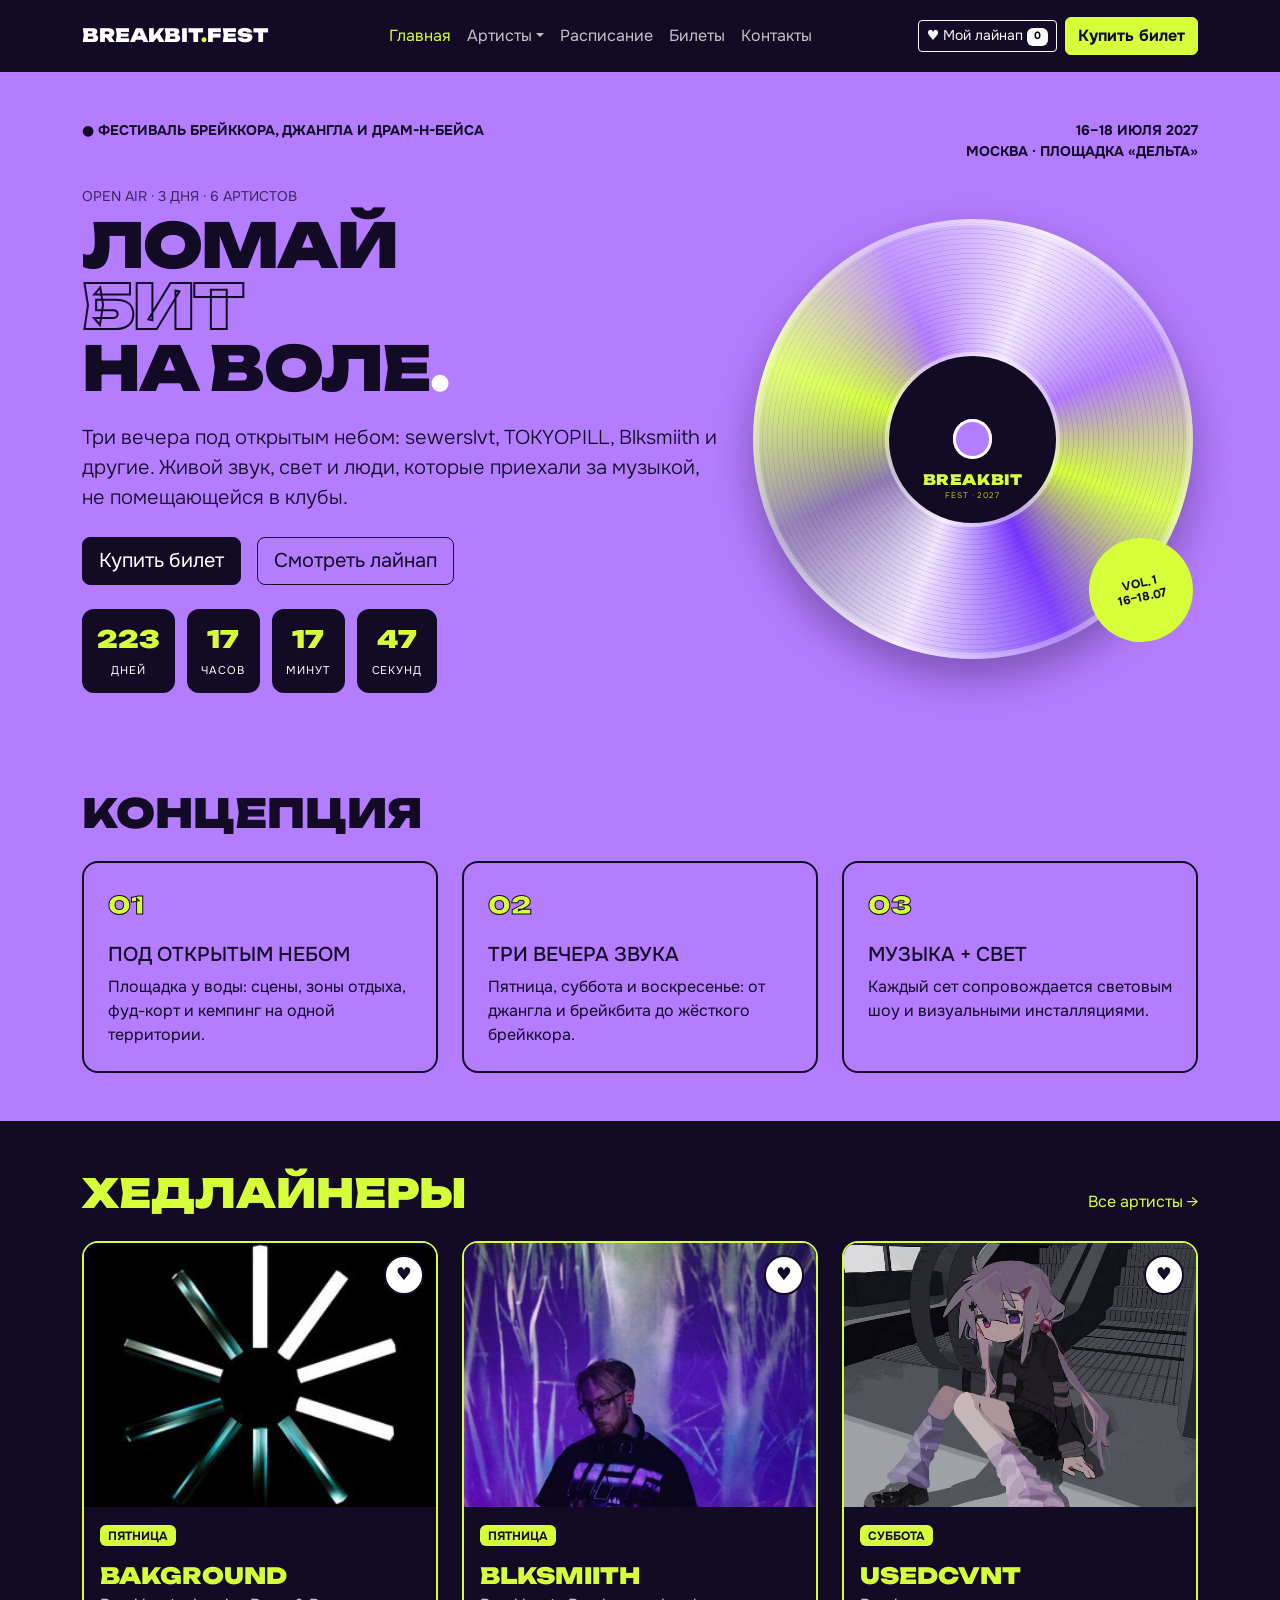
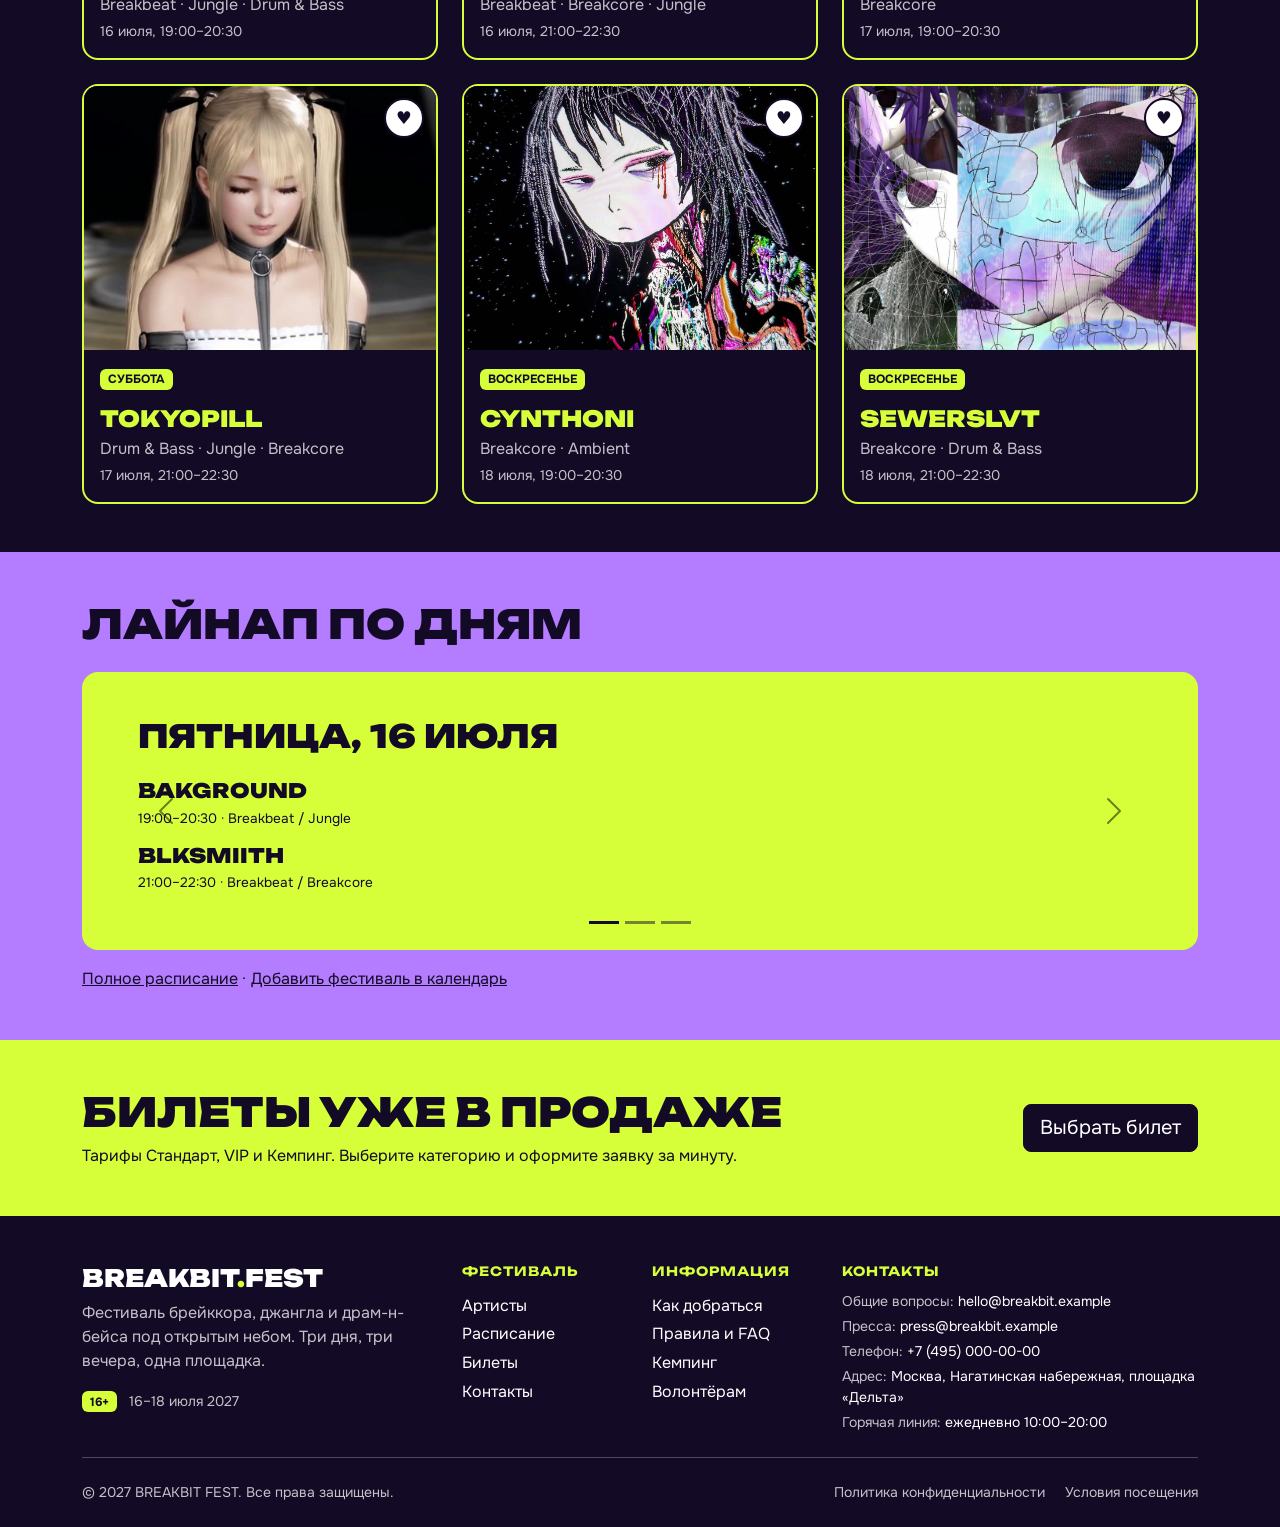
<file: index.html>
<!DOCTYPE html>
<html lang="ru">
<head>
  <meta charset="UTF-8">
  <meta name="viewport" content="width=device-width, initial-scale=1.0">
  <title>BREAKBIT FEST — фестиваль электронной музыки под открытым небом</title>
  <meta name="description" content="BREAKBIT FEST — три вечера брейккора, джангла и драм-н-бейса под открытым небом. 16–18 июля 2027, Москва.">

  <!-- Шрифты Google Fonts: Unbounded (заголовки) и Onest (текст) -->
  <link rel="preconnect" href="https://fonts.googleapis.com">
  <link rel="preconnect" href="https://fonts.gstatic.com" crossorigin>
  <link href="https://fonts.googleapis.com/css2?family=Onest:wght@400;500;700&family=Unbounded:wght@700;900&display=swap" rel="stylesheet">

  <!-- Bootstrap CSS (локально), затем собственный файл custom.css -->
  <link rel="stylesheet" href="vendor/bootstrap/css/bootstrap.min.css">
  <link rel="stylesheet" href="css/custom.css">
</head>
<body class="page d-flex flex-column">

  <header class="header bg-dark text-white" id="top">
    <nav class="navbar navbar-expand-lg navbar-dark py-3" aria-label="Основная навигация">
      <div class="container">
        <a class="navbar-brand header__logo" href="index.html">BREAKBIT<span class="header__logo-accent">.</span>FEST</a>

        <button class="navbar-toggler" type="button" data-bs-toggle="collapse" data-bs-target="#mainNavbar" aria-controls="mainNavbar" aria-expanded="false" aria-label="Открыть меню">
          <span class="navbar-toggler-icon"></span>
        </button>

        <div class="collapse navbar-collapse" id="mainNavbar">
          <ul class="navbar-nav mx-lg-auto mb-3 mb-lg-0">
            <li class="nav-item"><a class="nav-link active" aria-current="page" href="index.html">Главная</a></li>
            <li class="nav-item dropdown">
              <a class="nav-link dropdown-toggle" href="artists.html" role="button" data-bs-toggle="dropdown" aria-expanded="false">Артисты</a>
              <ul class="dropdown-menu">
                <li><a class="dropdown-item" href="artists.html">Все артисты</a></li>
                <li><hr class="dropdown-divider"></li>
                <li><a class="dropdown-item" href="artists.html?day=fri">Пятница, 16 июля</a></li>
                <li><a class="dropdown-item" href="artists.html?day=sat">Суббота, 17 июля</a></li>
                <li><a class="dropdown-item" href="artists.html?day=sun">Воскресенье, 18 июля</a></li>
              </ul>
            </li>
            <li class="nav-item"><a class="nav-link" href="schedule.html">Расписание</a></li>
            <li class="nav-item"><a class="nav-link" href="tickets.html">Билеты</a></li>
            <li class="nav-item"><a class="nav-link" href="contacts.html">Контакты</a></li>
          </ul>
          <div class="d-flex flex-wrap align-items-center gap-2">
            <a class="btn btn-outline-light btn-sm" href="schedule.html#my-lineup">♥ Мой лайнап <span class="badge text-bg-light" data-fav-count>0</span></a>
            <a class="btn btn-accent" href="tickets.html">Купить билет</a>
          </div>
        </div>
      </div>
    </nav>
  </header>

  <main class="flex-grow-1" id="content">
    <!-- ===== Hero: CD-диск ===== -->
    <section class="hero py-5">
      <div class="container">
        <div class="row g-2 mb-4 small fw-bold text-uppercase">
          <div class="col-12 col-md-7"><p class="mb-0">● Фестиваль брейккора, джангла и драм-н-бейса</p></div>
          <div class="col-12 col-md-5 text-md-end"><p class="mb-0">16–18 июля 2027<br>Москва · площадка «Дельта»</p></div>
        </div>

        <div class="row align-items-center g-4">
          <div class="col-12 col-lg-7">
            <p class="text-uppercase small opacity-75 mb-2">Open air · 3 дня · 6 артистов</p>
            <h1 class="hero__title text-uppercase mb-4">
              <span class="d-block">Ломай</span>
              <span class="d-block hero__title-outline">бит</span>
              <span class="d-block">на воле<span class="hero__title-dot">.</span></span>
            </h1>
            <p class="lead mb-4">Три вечера под открытым небом: sewerslvt, TOKYOPILL, Blksmiith и другие. Живой звук, свет и люди, которые приехали за музыкой, не помещающейся в клубы.</p>
            <div class="d-flex flex-wrap gap-3 mb-4">
              <a class="btn btn-primary btn-lg" href="tickets.html">Купить билет</a>
              <a class="btn btn-outline-primary btn-lg" href="artists.html">Смотреть лайнап</a>
            </div>

            <div class="countdown" id="countdown" data-target="2027-07-16T14:00:00+03:00" aria-label="До начала фестиваля">
              <div class="countdown__item"><span class="countdown__num" data-unit="days">--</span><span class="countdown__label">дней</span></div>
              <div class="countdown__item"><span class="countdown__num" data-unit="hours">--</span><span class="countdown__label">часов</span></div>
              <div class="countdown__item"><span class="countdown__num" data-unit="minutes">--</span><span class="countdown__label">минут</span></div>
              <div class="countdown__item"><span class="countdown__num" data-unit="seconds">--</span><span class="countdown__label">секунд</span></div>
            </div>
          </div>

          <div class="col-12 col-lg-5">
            <div class="cd" role="img" aria-label="Компакт-диск BREAKBIT FEST 2027">
              <div class="cd__disc">
                <div class="cd__label"><span class="cd__label-main">BREAKBIT</span><span class="cd__label-sub">FEST · 2027</span></div>
                <div class="cd__hole"></div>
              </div>
              <span class="cd__sticker badge">Vol. 1<br>16–18.07</span>
            </div>
          </div>
        </div>
      </div>
    </section>

    <!-- ===== Концепция ===== -->
    <section class="concept py-5" id="concept">
      <div class="container">
        <h2 class="section-title text-uppercase mb-4">Концепция</h2>
        <div class="row g-4">
          <div class="col-12 col-md-4">
            <article class="concept__item card h-100 bg-transparent border-dark border-2 rounded-4"><div class="card-body p-4">
              <p class="concept__number">01</p><h3 class="h5 text-uppercase">Под открытым небом</h3>
              <p class="mb-0">Площадка у воды: сцены, зоны отдыха, фуд-корт и кемпинг на одной территории.</p></div></article>
          </div>
          <div class="col-12 col-md-4">
            <article class="concept__item card h-100 bg-transparent border-dark border-2 rounded-4"><div class="card-body p-4">
              <p class="concept__number">02</p><h3 class="h5 text-uppercase">Три вечера звука</h3>
              <p class="mb-0">Пятница, суббота и воскресенье: от джангла и брейкбита до жёсткого брейккора.</p></div></article>
          </div>
          <div class="col-12 col-md-4">
            <article class="concept__item card h-100 bg-transparent border-dark border-2 rounded-4"><div class="card-body p-4">
              <p class="concept__number">03</p><h3 class="h5 text-uppercase">Музыка + свет</h3>
              <p class="mb-0">Каждый сет сопровождается световым шоу и визуальными инсталляциями.</p></div></article>
          </div>
        </div>
      </div>
    </section>

    <!-- ===== Хедлайнеры ===== -->
    <section class="lineup bg-dark text-white py-5" id="lineup">
      <div class="container">
        <div class="d-flex flex-wrap justify-content-between align-items-end gap-2 mb-4">
          <h2 class="section-title text-uppercase mb-0">Хедлайнеры</h2>
          <a class="footer__link d-inline" href="artists.html">Все артисты →</a>
        </div>
        <div class="row g-4">
<div class="col-12 col-md-6 col-lg-4">
            <article class="artist-card card h-100 bg-transparent text-white border-2 rounded-4 overflow-hidden position-relative">
              <div class="photo photo--card" data-photo="bakground">
          <span class="photo__fallback">BG</span>
          <img class="photo__img" src="images/artists/bakground.jpg" alt="BAKGROUND — фото артиста" loading="lazy" onerror="this.remove()">
        </div>
              <button class="fav-btn" type="button" data-fav="bakground" aria-pressed="false" aria-label="Добавить BAKGROUND в мой лайнап">♥</button>
              <div class="card-body">
                <span class="badge artist-card__day text-uppercase">Пятница</span>
                <h3 class="artist-card__name text-uppercase mt-3 mb-1"><a class="stretched-link" href="artist-bakground.html">BAKGROUND</a></h3>
                <p class="mb-1 opacity-75">Breakbeat · Jungle · Drum & Bass</p>
                <p class="small mb-0 opacity-75">16 июля, 19:00–20:30</p>
              </div>
            </article>
          </div>
<div class="col-12 col-md-6 col-lg-4">
            <article class="artist-card card h-100 bg-transparent text-white border-2 rounded-4 overflow-hidden position-relative">
              <div class="photo photo--card" data-photo="blksmiith">
          <span class="photo__fallback">BS</span>
          <img class="photo__img" src="images/artists/blksmiith.jpg" alt="Blksmiith — фото артиста" loading="lazy" onerror="this.remove()">
        </div>
              <button class="fav-btn" type="button" data-fav="blksmiith" aria-pressed="false" aria-label="Добавить Blksmiith в мой лайнап">♥</button>
              <div class="card-body">
                <span class="badge artist-card__day text-uppercase">Пятница</span>
                <h3 class="artist-card__name text-uppercase mt-3 mb-1"><a class="stretched-link" href="artist-blksmiith.html">Blksmiith</a></h3>
                <p class="mb-1 opacity-75">Breakbeat · Breakcore · Jungle</p>
                <p class="small mb-0 opacity-75">16 июля, 21:00–22:30</p>
              </div>
            </article>
          </div>
<div class="col-12 col-md-6 col-lg-4">
            <article class="artist-card card h-100 bg-transparent text-white border-2 rounded-4 overflow-hidden position-relative">
              <div class="photo photo--card" data-photo="usedcvnt">
          <span class="photo__fallback">UC</span>
          <img class="photo__img" src="images/artists/usedcvnt.jpg" alt="usedcvnt — фото артиста" loading="lazy" onerror="this.remove()">
        </div>
              <button class="fav-btn" type="button" data-fav="usedcvnt" aria-pressed="false" aria-label="Добавить usedcvnt в мой лайнап">♥</button>
              <div class="card-body">
                <span class="badge artist-card__day text-uppercase">Суббота</span>
                <h3 class="artist-card__name text-uppercase mt-3 mb-1"><a class="stretched-link" href="artist-usedcvnt.html">usedcvnt</a></h3>
                <p class="mb-1 opacity-75">Breakcore</p>
                <p class="small mb-0 opacity-75">17 июля, 19:00–20:30</p>
              </div>
            </article>
          </div>
<div class="col-12 col-md-6 col-lg-4">
            <article class="artist-card card h-100 bg-transparent text-white border-2 rounded-4 overflow-hidden position-relative">
              <div class="photo photo--card" data-photo="tokyopill">
          <span class="photo__fallback">TP</span>
          <img class="photo__img" src="images/artists/tokyopill.jpg" alt="TOKYOPILL — фото артиста" loading="lazy" onerror="this.remove()">
        </div>
              <button class="fav-btn" type="button" data-fav="tokyopill" aria-pressed="false" aria-label="Добавить TOKYOPILL в мой лайнап">♥</button>
              <div class="card-body">
                <span class="badge artist-card__day text-uppercase">Суббота</span>
                <h3 class="artist-card__name text-uppercase mt-3 mb-1"><a class="stretched-link" href="artist-tokyopill.html">TOKYOPILL</a></h3>
                <p class="mb-1 opacity-75">Drum & Bass · Jungle · Breakcore</p>
                <p class="small mb-0 opacity-75">17 июля, 21:00–22:30</p>
              </div>
            </article>
          </div>
<div class="col-12 col-md-6 col-lg-4">
            <article class="artist-card card h-100 bg-transparent text-white border-2 rounded-4 overflow-hidden position-relative">
              <div class="photo photo--card" data-photo="cynthoni">
          <span class="photo__fallback">CY</span>
          <img class="photo__img" src="images/artists/cynthoni.jpg" alt="Cynthoni — фото артиста" loading="lazy" onerror="this.remove()">
        </div>
              <button class="fav-btn" type="button" data-fav="cynthoni" aria-pressed="false" aria-label="Добавить Cynthoni в мой лайнап">♥</button>
              <div class="card-body">
                <span class="badge artist-card__day text-uppercase">Воскресенье</span>
                <h3 class="artist-card__name text-uppercase mt-3 mb-1"><a class="stretched-link" href="artist-cynthoni.html">Cynthoni</a></h3>
                <p class="mb-1 opacity-75">Breakcore · Ambient</p>
                <p class="small mb-0 opacity-75">18 июля, 19:00–20:30</p>
              </div>
            </article>
          </div>
<div class="col-12 col-md-6 col-lg-4">
            <article class="artist-card card h-100 bg-transparent text-white border-2 rounded-4 overflow-hidden position-relative">
              <div class="photo photo--card" data-photo="sewerslvt">
          <span class="photo__fallback">Jvnko</span>
          <img class="photo__img" src="images/artists/sewerslvt.jpg" alt="sewerslvt — маскот jvnko" loading="lazy" onerror="this.remove()">
        </div>
              <button class="fav-btn" type="button" data-fav="sewerslvt" aria-pressed="false" aria-label="Добавить sewerslvt в мой лайнап">♥</button>
              <div class="card-body">
                <span class="badge artist-card__day text-uppercase">Воскресенье</span>
                <h3 class="artist-card__name text-uppercase mt-3 mb-1"><a class="stretched-link" href="artist-sewerslvt.html">sewerslvt</a></h3>
                <p class="mb-1 opacity-75">Breakcore · Drum & Bass</p>
                <p class="small mb-0 opacity-75">18 июля, 21:00–22:30</p>
              </div>
            </article>
          </div>
        </div>
      </div>
    </section>

    <!-- ===== Лайнап по дням (карусель) ===== -->
    <section class="days py-5" id="days">
      <div class="container">
        <h2 class="section-title text-uppercase mb-4">Лайнап по дням</h2>
        <div id="dayCarousel" class="carousel slide" data-bs-ride="false" aria-label="Лайнап по дням">
          <div class="carousel-indicators"><button type="button" data-bs-target="#dayCarousel" data-bs-slide-to="0" class=active aria-current=true aria-label="Пятница"></button><button type="button" data-bs-target="#dayCarousel" data-bs-slide-to="1" aria-label="Суббота"></button><button type="button" data-bs-target="#dayCarousel" data-bs-slide-to="2" aria-label="Воскресенье"></button></div>
          <div class="carousel-inner rounded-4">
          <div class="carousel-item active">
            <div class="carousel-slide carousel-slide--fri">
              <p class="carousel-slide__day">Пятница, 16 июля</p>
              <div class="carousel-slide__list"><a class="carousel-slide__artist" href="artist-bakground.html">BAKGROUND<small>19:00–20:30 · Breakbeat / Jungle</small></a><a class="carousel-slide__artist" href="artist-blksmiith.html">Blksmiith<small>21:00–22:30 · Breakbeat / Breakcore</small></a></div>
            </div>
          </div>
          <div class="carousel-item">
            <div class="carousel-slide carousel-slide--sat">
              <p class="carousel-slide__day">Суббота, 17 июля</p>
              <div class="carousel-slide__list"><a class="carousel-slide__artist" href="artist-usedcvnt.html">usedcvnt<small>19:00–20:30 · Breakcore</small></a><a class="carousel-slide__artist" href="artist-tokyopill.html">TOKYOPILL<small>21:00–22:30 · Drum & Bass / Jungle</small></a></div>
            </div>
          </div>
          <div class="carousel-item">
            <div class="carousel-slide carousel-slide--sun">
              <p class="carousel-slide__day">Воскресенье, 18 июля</p>
              <div class="carousel-slide__list"><a class="carousel-slide__artist" href="artist-cynthoni.html">Cynthoni<small>19:00–20:30 · Breakcore / Ambient</small></a><a class="carousel-slide__artist" href="artist-sewerslvt.html">sewerslvt<small>21:00–22:30 · Breakcore / Drum & Bass</small></a></div>
            </div>
          </div>
          </div>
          <button class="carousel-control-prev" type="button" data-bs-target="#dayCarousel" data-bs-slide="prev"><span class="carousel-control-prev-icon" aria-hidden="true"></span><span class="visually-hidden">Предыдущий день</span></button>
          <button class="carousel-control-next" type="button" data-bs-target="#dayCarousel" data-bs-slide="next"><span class="carousel-control-next-icon" aria-hidden="true"></span><span class="visually-hidden">Следующий день</span></button>
        </div>
        <p class="mt-3 mb-0"><a href="schedule.html">Полное расписание</a> · <button class="btn btn-link p-0 align-baseline" type="button" data-ics="festival">Добавить фестиваль в календарь</button></p>
      </div>
    </section>

    <!-- ===== Призыв купить билет ===== -->
    <section class="cta py-5">
      <div class="container">
        <div class="row align-items-center g-3">
          <div class="col-12 col-lg-8">
            <h2 class="section-title text-uppercase mb-2">Билеты уже в продаже</h2>
            <p class="mb-0">Тарифы Стандарт, VIP и Кемпинг. Выберите категорию и оформите заявку за минуту.</p>
          </div>
          <div class="col-12 col-lg-4 text-lg-end"><a class="btn btn-primary btn-lg" href="tickets.html">Выбрать билет</a></div>
        </div>
      </div>
    </section>
  </main>

  <footer class="footer bg-dark text-white pt-5 pb-4" id="footer">
    <div class="container">
      <div class="row g-4">
        <div class="col-12 col-lg-4">
          <p class="footer__brand h4 mb-2">BREAKBIT<span class="header__logo-accent">.</span>FEST</p>
          <p class="opacity-75 mb-3">Фестиваль брейккора, джангла и драм-н-бейса под открытым небом. Три дня, три вечера, одна площадка.</p>
          <p class="mb-0"><span class="badge footer__age">16+</span> <span class="small opacity-75 ms-2">16–18 июля 2027</span></p>
        </div>

        <div class="col-6 col-md-3 col-lg-2">
          <h2 class="footer__title">Фестиваль</h2>
          <ul class="list-unstyled mb-0">
            <li><a class="footer__link" href="artists.html">Артисты</a></li>
            <li><a class="footer__link" href="schedule.html">Расписание</a></li>
            <li><a class="footer__link" href="tickets.html">Билеты</a></li>
            <li><a class="footer__link" href="contacts.html">Контакты</a></li>
          </ul>
        </div>

        <div class="col-6 col-md-3 col-lg-2">
          <h2 class="footer__title">Информация</h2>
          <ul class="list-unstyled mb-0">
            <li><a class="footer__link" href="contacts.html#map">Как добраться</a></li>
            <li><a class="footer__link" href="contacts.html#faq">Правила и FAQ</a></li>
            <li><a class="footer__link" href="tickets.html#tariffs">Кемпинг</a></li>
            <li><a class="footer__link" href="contacts.html#feedback">Волонтёрам</a></li>
          </ul>
        </div>

        <div class="col-12 col-md-6 col-lg-4">
          <h2 class="footer__title">Контакты</h2>
          <ul class="list-unstyled mb-0 small">
            <li class="mb-1"><span class="opacity-75">Общие вопросы:</span> <a class="footer__link d-inline text-break" href="mailto:hello@breakbit.example">hello@breakbit.example</a></li>
            <li class="mb-1"><span class="opacity-75">Пресса:</span> <a class="footer__link d-inline text-break" href="mailto:press@breakbit.example">press@breakbit.example</a></li>
            <li class="mb-1"><span class="opacity-75">Телефон:</span> <a class="footer__link d-inline" href="tel:+74950000000">+7 (495) 000-00-00</a></li>
            <li class="mb-1"><span class="opacity-75">Адрес:</span> Москва, Нагатинская набережная, площадка «Дельта»</li>
            <li><span class="opacity-75">Горячая линия:</span> ежедневно 10:00–20:00</li>
          </ul>
        </div>
      </div>

      <hr class="footer__line my-4">

      <div class="row g-2 small opacity-75 align-items-center">
        <div class="col-12 col-md-6">
          <p class="mb-0">© 2027 BREAKBIT FEST. Все права защищены.</p>
        </div>
        <div class="col-12 col-md-6 text-md-end">
          <a class="footer__link d-inline me-3" href="privacy.html">Политика конфиденциальности</a>
          <a class="footer__link d-inline" href="privacy.html#terms">Условия посещения</a>
        </div>
      </div>
    </div>
  </footer>

  <div class="toast-container position-fixed bottom-0 end-0 p-3">
    <div class="toast text-bg-dark border-0" id="siteToast" role="status" aria-live="polite" aria-atomic="true">
      <div class="d-flex">
        <div class="toast-body" id="siteToastText">Готово!</div>
        <button type="button" class="btn-close btn-close-white me-2 m-auto" data-bs-dismiss="toast" aria-label="Закрыть"></button>
      </div>
    </div>
  </div>

  <script src="vendor/bootstrap/js/bootstrap.bundle.min.js"></script>
  <script src="js/data.js"></script>
  <script src="js/main.js"></script>
</body>
</html>
</file>
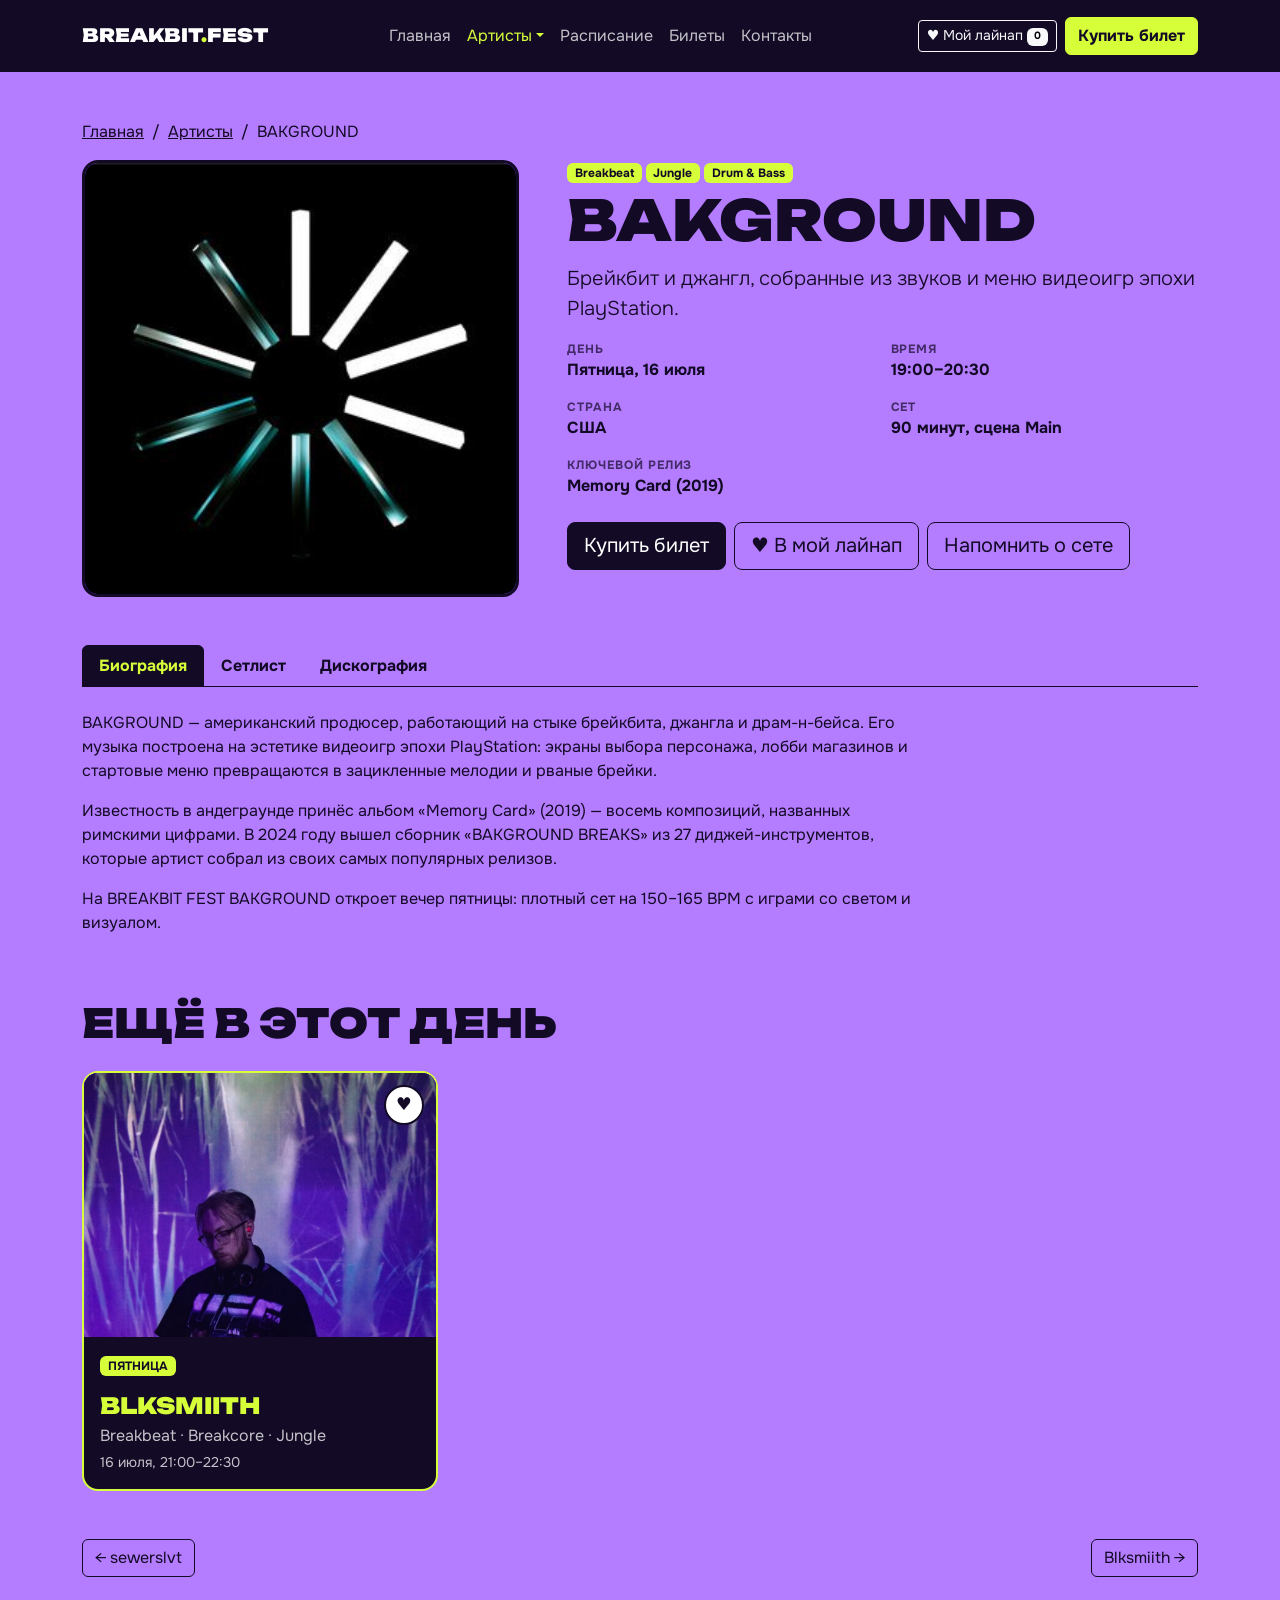
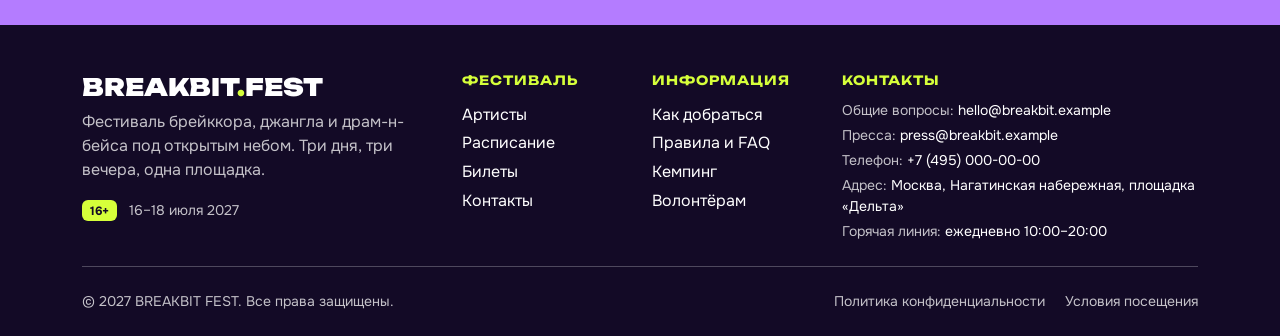
<file: artist-bakground.html>
<!DOCTYPE html>
<html lang="ru">
<head>
  <meta charset="UTF-8">
  <meta name="viewport" content="width=device-width, initial-scale=1.0">
  <title>BAKGROUND — BREAKBIT FEST</title>
  <meta name="description" content="BAKGROUND на BREAKBIT FEST: биография, сетлист и дискография. Пятница, 16 июля 2027.">

  <!-- Шрифты Google Fonts: Unbounded (заголовки) и Onest (текст) -->
  <link rel="preconnect" href="https://fonts.googleapis.com">
  <link rel="preconnect" href="https://fonts.gstatic.com" crossorigin>
  <link href="https://fonts.googleapis.com/css2?family=Onest:wght@400;500;700&family=Unbounded:wght@700;900&display=swap" rel="stylesheet">

  <!-- Bootstrap CSS (локально), затем собственный файл custom.css -->
  <link rel="stylesheet" href="vendor/bootstrap/css/bootstrap.min.css">
  <link rel="stylesheet" href="css/custom.css">
</head>
<body class="page d-flex flex-column">

  <header class="header bg-dark text-white" id="top">
    <nav class="navbar navbar-expand-lg navbar-dark py-3" aria-label="Основная навигация">
      <div class="container">
        <a class="navbar-brand header__logo" href="index.html">BREAKBIT<span class="header__logo-accent">.</span>FEST</a>

        <button class="navbar-toggler" type="button" data-bs-toggle="collapse" data-bs-target="#mainNavbar" aria-controls="mainNavbar" aria-expanded="false" aria-label="Открыть меню">
          <span class="navbar-toggler-icon"></span>
        </button>

        <div class="collapse navbar-collapse" id="mainNavbar">
          <ul class="navbar-nav mx-lg-auto mb-3 mb-lg-0">
            <li class="nav-item"><a class="nav-link" href="index.html">Главная</a></li>
            <li class="nav-item dropdown">
              <a class="nav-link dropdown-toggle active" href="artists.html" role="button" data-bs-toggle="dropdown" aria-expanded="false">Артисты</a>
              <ul class="dropdown-menu">
                <li><a class="dropdown-item" href="artists.html">Все артисты</a></li>
                <li><hr class="dropdown-divider"></li>
                <li><a class="dropdown-item" href="artists.html?day=fri">Пятница, 16 июля</a></li>
                <li><a class="dropdown-item" href="artists.html?day=sat">Суббота, 17 июля</a></li>
                <li><a class="dropdown-item" href="artists.html?day=sun">Воскресенье, 18 июля</a></li>
              </ul>
            </li>
            <li class="nav-item"><a class="nav-link" href="schedule.html">Расписание</a></li>
            <li class="nav-item"><a class="nav-link" href="tickets.html">Билеты</a></li>
            <li class="nav-item"><a class="nav-link" href="contacts.html">Контакты</a></li>
          </ul>
          <div class="d-flex flex-wrap align-items-center gap-2">
            <a class="btn btn-outline-light btn-sm" href="schedule.html#my-lineup">♥ Мой лайнап <span class="badge text-bg-light" data-fav-count>0</span></a>
            <a class="btn btn-accent" href="tickets.html">Купить билет</a>
          </div>
        </div>
      </div>
    </nav>
  </header>

  <main class="flex-grow-1" id="content">
    <div class="container py-5">
    <nav aria-label="breadcrumb"><ol class="breadcrumb"><li class="breadcrumb-item"><a href="index.html">Главная</a></li><li class="breadcrumb-item"><a href="artists.html">Артисты</a></li><li class="breadcrumb-item active" aria-current="page">BAKGROUND</li></ol></nav>

      <div class="row g-4 g-lg-5 align-items-start">
        <div class="col-12 col-md-6 col-lg-5">
          <div class="photo photo--large rounded-4" data-photo="bakground">
          <span class="photo__fallback">BG</span>
          <img class="photo__img" src="images/artists/bakground.jpg" alt="BAKGROUND — фото артиста" loading="lazy" onerror="this.remove()">
        </div>
        </div>
        <div class="col-12 col-lg-7">
          <p class="mb-2"><span class="badge artist-card__day me-1">Breakbeat</span><span class="badge artist-card__day me-1">Jungle</span><span class="badge artist-card__day me-1">Drum & Bass</span></p>
          <h1 class="artist-title text-uppercase mb-3">BAKGROUND</h1>
          <p class="lead">Брейкбит и джангл, собранные из звуков и меню видеоигр эпохи PlayStation.</p>
          <dl class="row g-3 mb-4"><div class="col-12 col-sm-6"><dt class="fact__label">День</dt><dd class="fact__value">Пятница, 16 июля</dd></div><div class="col-12 col-sm-6"><dt class="fact__label">Время</dt><dd class="fact__value">19:00–20:30</dd></div><div class="col-12 col-sm-6"><dt class="fact__label">Страна</dt><dd class="fact__value">США</dd></div><div class="col-12 col-sm-6"><dt class="fact__label">Сет</dt><dd class="fact__value">90 минут, сцена Main</dd></div><div class="col-12 col-sm-6"><dt class="fact__label">Ключевой релиз</dt><dd class="fact__value">Memory Card (2019)</dd></div></dl>
          <div class="d-flex flex-wrap gap-2">
            <a class="btn btn-primary btn-lg" href="tickets.html">Купить билет</a>
            <button class="btn btn-outline-primary btn-lg fav-toggle" type="button" data-fav="bakground" aria-pressed="false">♥ <span data-fav-text>В мой лайнап</span></button>
            <button class="btn btn-outline-primary btn-lg" type="button" data-bs-toggle="modal" data-bs-target="#remindModal" data-artist="BAKGROUND">Напомнить о сете</button>
          </div>
        </div>
      </div>

      <ul class="nav nav-tabs artist-tabs mt-5" id="artistTabs" role="tablist">
        <li class="nav-item" role="presentation"><button class="nav-link active" id="tab-bio" data-bs-toggle="tab" data-bs-target="#pane-bio" type="button" role="tab" aria-controls="pane-bio" aria-selected="true">Биография</button></li>
        <li class="nav-item" role="presentation"><button class="nav-link" id="tab-set" data-bs-toggle="tab" data-bs-target="#pane-set" type="button" role="tab" aria-controls="pane-set" aria-selected="false">Сетлист</button></li>
        <li class="nav-item" role="presentation"><button class="nav-link" id="tab-disc" data-bs-toggle="tab" data-bs-target="#pane-disc" type="button" role="tab" aria-controls="pane-disc" aria-selected="false">Дискография</button></li>
      </ul>
      <div class="tab-content pt-4">
        <div class="tab-pane fade show active" id="pane-bio" role="tabpanel" aria-labelledby="tab-bio" tabindex="0"><div class="row"><div class="col-12 col-lg-9"><p>BAKGROUND — американский продюсер, работающий на стыке брейкбита, джангла и драм-н-бейса. Его музыка построена на эстетике видеоигр эпохи PlayStation: экраны выбора персонажа, лобби магазинов и стартовые меню превращаются в зацикленные мелодии и рваные брейки.</p><p>Известность в андеграунде принёс альбом «Memory Card» (2019) — восемь композиций, названных римскими цифрами. В 2024 году вышел сборник «BAKGROUND BREAKS» из 27 диджей-инструментов, которые артист собрал из своих самых популярных релизов.</p><p>На BREAKBIT FEST BAKGROUND откроет вечер пятницы: плотный сет на 150–165 BPM с играми со светом и визуалом.</p></div></div></div>
        <div class="tab-pane fade" id="pane-set" role="tabpanel" aria-labelledby="tab-set" tabindex="0">
          <div class="row"><div class="col-12 col-lg-9">
            <ol class="list-group list-group-numbered setlist"><li class="list-group-item d-flex justify-content-between align-items-start gap-3"><span>I</span><span class="small opacity-75 text-end">Memory Card</span></li><li class="list-group-item d-flex justify-content-between align-items-start gap-3"><span>III</span><span class="small opacity-75 text-end">Memory Card</span></li><li class="list-group-item d-flex justify-content-between align-items-start gap-3"><span>V</span><span class="small opacity-75 text-end">Memory Card</span></li><li class="list-group-item d-flex justify-content-between align-items-start gap-3"><span>VII</span><span class="small opacity-75 text-end">Memory Card</span></li><li class="list-group-item d-flex justify-content-between align-items-start gap-3"><span>CHARACTER SELECT</span><span class="small opacity-75 text-end">BAKGROUND BREAKS</span></li><li class="list-group-item d-flex justify-content-between align-items-start gap-3"><span>PLAYER SELECT</span><span class="small opacity-75 text-end">BAKGROUND BREAKS</span></li><li class="list-group-item d-flex justify-content-between align-items-start gap-3"><span>GOTHAM LOVE</span><span class="small opacity-75 text-end">BAKGROUND BREAKS</span></li><li class="list-group-item d-flex justify-content-between align-items-start gap-3"><span>MIDNIGHT LOUNGIN&#x27;</span><span class="small opacity-75 text-end">BAKGROUND BREAKS</span></li><li class="list-group-item d-flex justify-content-between align-items-start gap-3"><span>VS MODE</span><span class="small opacity-75 text-end">BAKGROUND BREAKS</span></li><li class="list-group-item d-flex justify-content-between align-items-start gap-3"><span>THANKS FOR PLAYING</span><span class="small opacity-75 text-end">BAKGROUND BREAKS</span></li></ol>
            <p class="small mt-3 mb-0">Программа сета может измениться: артисты играют новые версии и неизданные треки.</p>
          </div></div>
        </div>
        <div class="tab-pane fade" id="pane-disc" role="tabpanel" aria-labelledby="tab-disc" tabindex="0"><div class="row g-4"><div class="col-12 col-md-6"><article class="card h-100 border-2 border-dark bg-transparent rounded-4"><div class="card-body">
            <div class="d-flex justify-content-between align-items-start gap-2"><h3 class="h5 mb-1">Memory Card</h3><span class="badge text-bg-dark">2019</span></div>
            <p class="small fw-bold mb-2">Альбом · 8 треков</p><p class="mb-0">Композиции I–VIII: воспоминания о приставках, меню и долгих вечерах в виртуальных мирах.</p></div></article></div><div class="col-12 col-md-6"><article class="card h-100 border-2 border-dark bg-transparent rounded-4"><div class="card-body">
            <div class="d-flex justify-content-between align-items-start gap-2"><h3 class="h5 mb-1">BAKGROUND BREAKS</h3><span class="badge text-bg-dark">2024</span></div>
            <p class="small fw-bold mb-2">Сборник · 27 треков</p><p class="mb-0">Набор диджей-инструментов на 128–170 BPM для живых сетов.</p></div></article></div></div></div>
      </div>

      <h2 class="section-title text-uppercase mt-5 mb-4">Ещё в этот день</h2>
      <div class="row g-4">
<div class="col-12 col-md-6 col-lg-4">
            <article class="artist-card card h-100 bg-transparent text-white border-2 rounded-4 overflow-hidden position-relative">
              <div class="photo photo--card" data-photo="blksmiith">
          <span class="photo__fallback">BS</span>
          <img class="photo__img" src="images/artists/blksmiith.jpg" alt="Blksmiith — фото артиста" loading="lazy" onerror="this.remove()">
        </div>
              <button class="fav-btn" type="button" data-fav="blksmiith" aria-pressed="false" aria-label="Добавить Blksmiith в мой лайнап">♥</button>
              <div class="card-body">
                <span class="badge artist-card__day text-uppercase">Пятница</span>
                <h3 class="artist-card__name text-uppercase mt-3 mb-1"><a class="stretched-link" href="artist-blksmiith.html">Blksmiith</a></h3>
                <p class="mb-1 opacity-75">Breakbeat · Breakcore · Jungle</p>
                <p class="small mb-0 opacity-75">16 июля, 21:00–22:30</p>
              </div>
            </article>
          </div>
      </div>

      <nav class="d-flex justify-content-between gap-3 mt-5" aria-label="Навигация по артистам">
        <a class="btn btn-outline-primary" href="artist-sewerslvt.html" rel="prev">← sewerslvt</a>
        <a class="btn btn-outline-primary" href="artist-blksmiith.html" rel="next">Blksmiith →</a>
      </nav>
    </div>
  </main>

  <footer class="footer bg-dark text-white pt-5 pb-4" id="footer">
    <div class="container">
      <div class="row g-4">
        <div class="col-12 col-lg-4">
          <p class="footer__brand h4 mb-2">BREAKBIT<span class="header__logo-accent">.</span>FEST</p>
          <p class="opacity-75 mb-3">Фестиваль брейккора, джангла и драм-н-бейса под открытым небом. Три дня, три вечера, одна площадка.</p>
          <p class="mb-0"><span class="badge footer__age">16+</span> <span class="small opacity-75 ms-2">16–18 июля 2027</span></p>
        </div>

        <div class="col-6 col-md-3 col-lg-2">
          <h2 class="footer__title">Фестиваль</h2>
          <ul class="list-unstyled mb-0">
            <li><a class="footer__link" href="artists.html">Артисты</a></li>
            <li><a class="footer__link" href="schedule.html">Расписание</a></li>
            <li><a class="footer__link" href="tickets.html">Билеты</a></li>
            <li><a class="footer__link" href="contacts.html">Контакты</a></li>
          </ul>
        </div>

        <div class="col-6 col-md-3 col-lg-2">
          <h2 class="footer__title">Информация</h2>
          <ul class="list-unstyled mb-0">
            <li><a class="footer__link" href="contacts.html#map">Как добраться</a></li>
            <li><a class="footer__link" href="contacts.html#faq">Правила и FAQ</a></li>
            <li><a class="footer__link" href="tickets.html#tariffs">Кемпинг</a></li>
            <li><a class="footer__link" href="contacts.html#feedback">Волонтёрам</a></li>
          </ul>
        </div>

        <div class="col-12 col-md-6 col-lg-4">
          <h2 class="footer__title">Контакты</h2>
          <ul class="list-unstyled mb-0 small">
            <li class="mb-1"><span class="opacity-75">Общие вопросы:</span> <a class="footer__link d-inline text-break" href="mailto:hello@breakbit.example">hello@breakbit.example</a></li>
            <li class="mb-1"><span class="opacity-75">Пресса:</span> <a class="footer__link d-inline text-break" href="mailto:press@breakbit.example">press@breakbit.example</a></li>
            <li class="mb-1"><span class="opacity-75">Телефон:</span> <a class="footer__link d-inline" href="tel:+74950000000">+7 (495) 000-00-00</a></li>
            <li class="mb-1"><span class="opacity-75">Адрес:</span> Москва, Нагатинская набережная, площадка «Дельта»</li>
            <li><span class="opacity-75">Горячая линия:</span> ежедневно 10:00–20:00</li>
          </ul>
        </div>
      </div>

      <hr class="footer__line my-4">

      <div class="row g-2 small opacity-75 align-items-center">
        <div class="col-12 col-md-6">
          <p class="mb-0">© 2027 BREAKBIT FEST. Все права защищены.</p>
        </div>
        <div class="col-12 col-md-6 text-md-end">
          <a class="footer__link d-inline me-3" href="privacy.html">Политика конфиденциальности</a>
          <a class="footer__link d-inline" href="privacy.html#terms">Условия посещения</a>
        </div>
      </div>
    </div>
  </footer>

  <div class="modal fade" id="remindModal" tabindex="-1" aria-labelledby="remindModalTitle" aria-hidden="true">
    <div class="modal-dialog modal-dialog-centered">
      <div class="modal-content">
        <div class="modal-header">
          <h2 class="modal-title h5" id="remindModalTitle">Напомнить о выступлении</h2>
          <button type="button" class="btn-close" data-bs-dismiss="modal" aria-label="Закрыть"></button>
        </div>
        <form class="needs-validation" id="remind-form" action="#" method="post" novalidate data-success-text="Готово! Напомним о сете за день до выступления.">
          <div class="modal-body">
            <p class="mb-3">Артист: <strong id="remind-artist">BAKGROUND</strong></p>
            <div class="mb-3">
              <label for="remind-email" class="form-label">E-mail *</label>
              <input id="remind-email" name="email" type="email" class="form-control" placeholder="example@mail.ru" required>
              <div class="invalid-feedback">Введите корректный e-mail.</div>
            </div>
            <div class="form-check">
              <input id="remind-agree" name="agreement" class="form-check-input" type="checkbox" required>
              <label class="form-check-label" for="remind-agree">Согласен на обработку данных *</label>
              <div class="invalid-feedback">Нужно ваше согласие.</div>
            </div>
          </div>
          <div class="modal-footer">
            <button type="button" class="btn btn-outline-primary" data-bs-dismiss="modal">Отмена</button>
            <button type="submit" class="btn btn-primary">Напомнить</button>
          </div>
        </form>
      </div>
    </div>
  </div>
  <div class="toast-container position-fixed bottom-0 end-0 p-3">
    <div class="toast text-bg-dark border-0" id="siteToast" role="status" aria-live="polite" aria-atomic="true">
      <div class="d-flex">
        <div class="toast-body" id="siteToastText">Готово!</div>
        <button type="button" class="btn-close btn-close-white me-2 m-auto" data-bs-dismiss="toast" aria-label="Закрыть"></button>
      </div>
    </div>
  </div>

  <script src="vendor/bootstrap/js/bootstrap.bundle.min.js"></script>
  <script src="js/data.js"></script>
  <script src="js/main.js"></script>
</body>
</html>
</file>
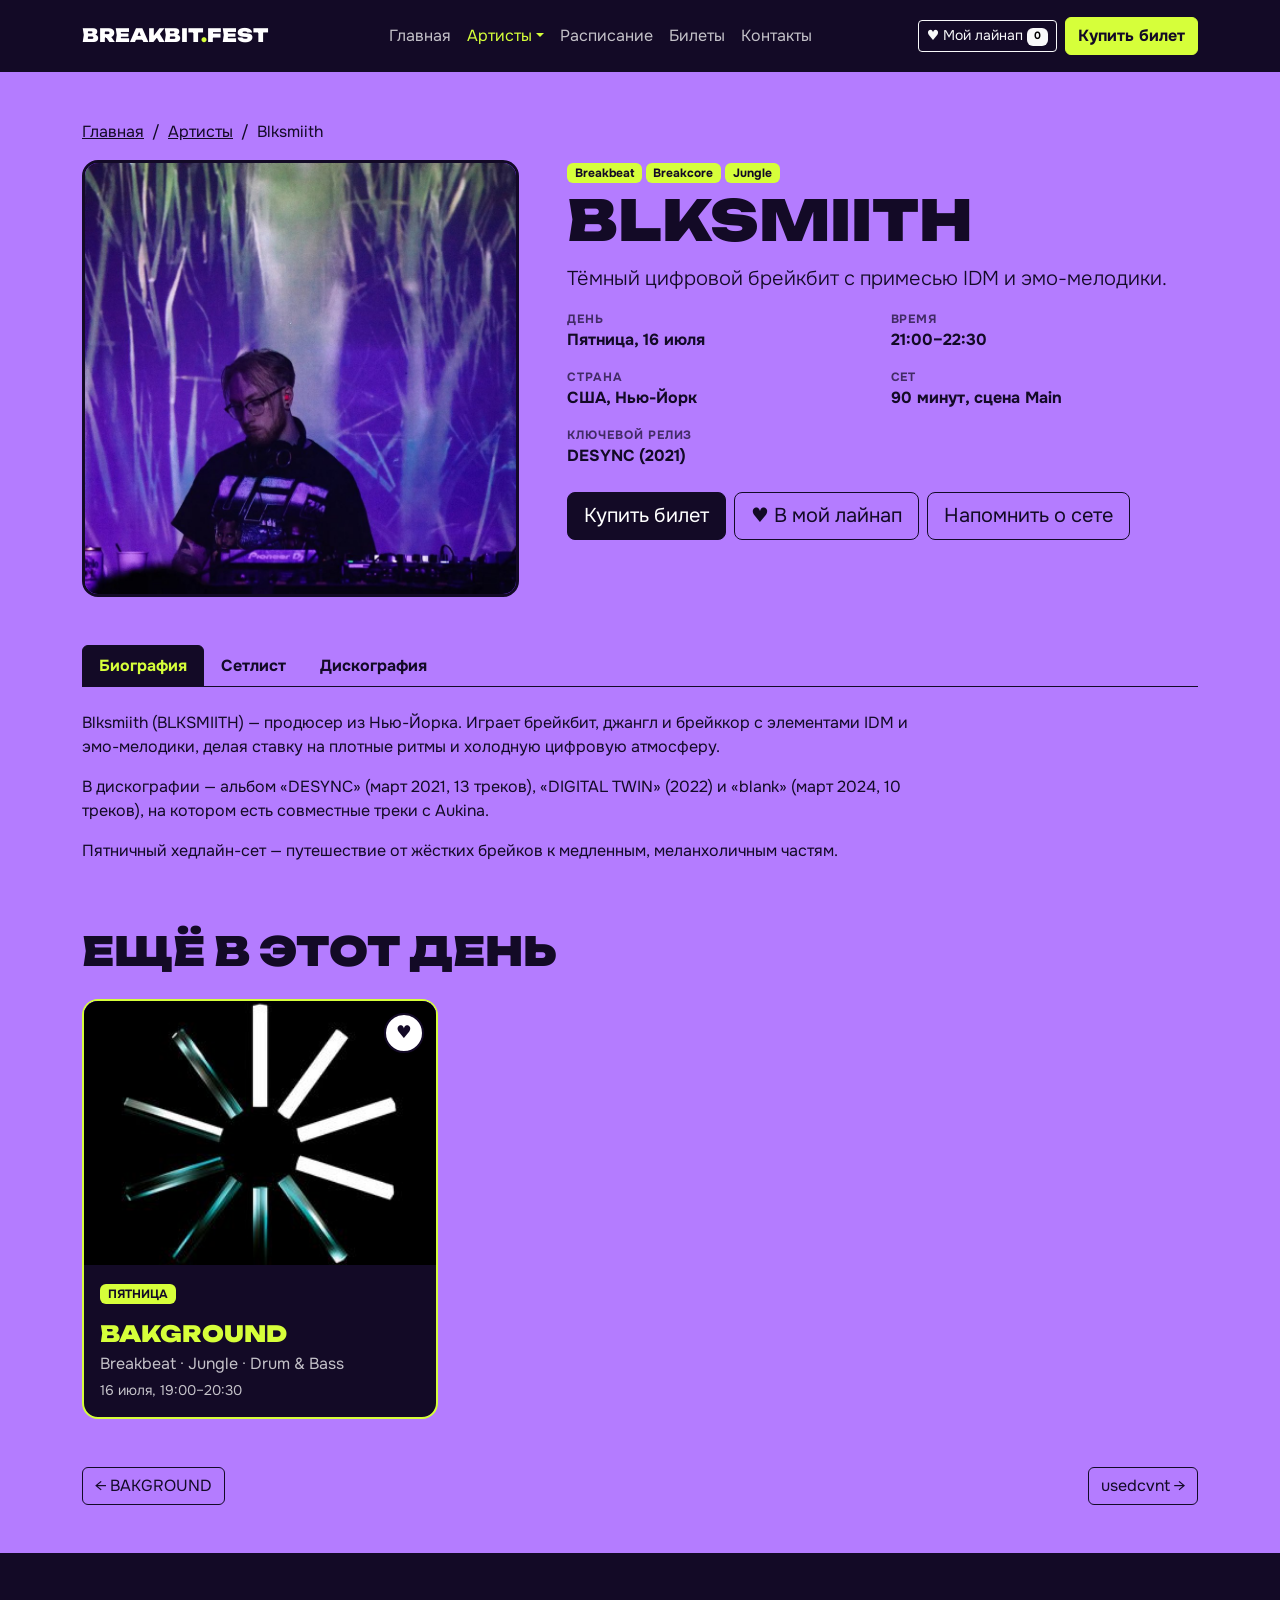
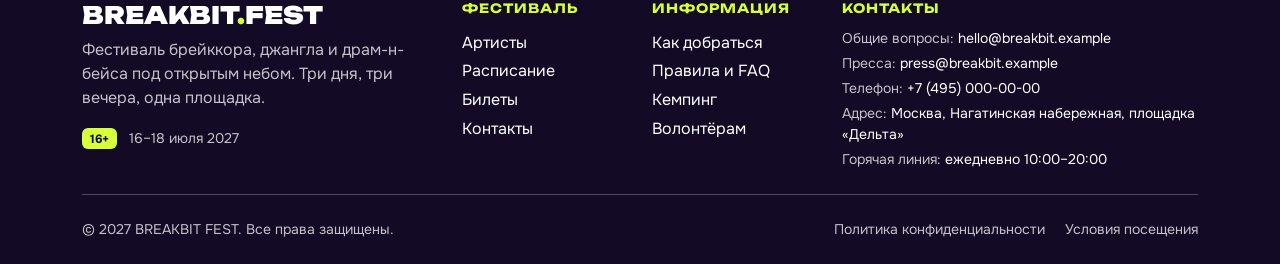
<file: artist-blksmiith.html>
<!DOCTYPE html>
<html lang="ru">
<head>
  <meta charset="UTF-8">
  <meta name="viewport" content="width=device-width, initial-scale=1.0">
  <title>Blksmiith — BREAKBIT FEST</title>
  <meta name="description" content="Blksmiith на BREAKBIT FEST: биография, сетлист и дискография. Пятница, 16 июля 2027.">

  <!-- Шрифты Google Fonts: Unbounded (заголовки) и Onest (текст) -->
  <link rel="preconnect" href="https://fonts.googleapis.com">
  <link rel="preconnect" href="https://fonts.gstatic.com" crossorigin>
  <link href="https://fonts.googleapis.com/css2?family=Onest:wght@400;500;700&family=Unbounded:wght@700;900&display=swap" rel="stylesheet">

  <!-- Bootstrap CSS (локально), затем собственный файл custom.css -->
  <link rel="stylesheet" href="vendor/bootstrap/css/bootstrap.min.css">
  <link rel="stylesheet" href="css/custom.css">
</head>
<body class="page d-flex flex-column">

  <header class="header bg-dark text-white" id="top">
    <nav class="navbar navbar-expand-lg navbar-dark py-3" aria-label="Основная навигация">
      <div class="container">
        <a class="navbar-brand header__logo" href="index.html">BREAKBIT<span class="header__logo-accent">.</span>FEST</a>

        <button class="navbar-toggler" type="button" data-bs-toggle="collapse" data-bs-target="#mainNavbar" aria-controls="mainNavbar" aria-expanded="false" aria-label="Открыть меню">
          <span class="navbar-toggler-icon"></span>
        </button>

        <div class="collapse navbar-collapse" id="mainNavbar">
          <ul class="navbar-nav mx-lg-auto mb-3 mb-lg-0">
            <li class="nav-item"><a class="nav-link" href="index.html">Главная</a></li>
            <li class="nav-item dropdown">
              <a class="nav-link dropdown-toggle active" href="artists.html" role="button" data-bs-toggle="dropdown" aria-expanded="false">Артисты</a>
              <ul class="dropdown-menu">
                <li><a class="dropdown-item" href="artists.html">Все артисты</a></li>
                <li><hr class="dropdown-divider"></li>
                <li><a class="dropdown-item" href="artists.html?day=fri">Пятница, 16 июля</a></li>
                <li><a class="dropdown-item" href="artists.html?day=sat">Суббота, 17 июля</a></li>
                <li><a class="dropdown-item" href="artists.html?day=sun">Воскресенье, 18 июля</a></li>
              </ul>
            </li>
            <li class="nav-item"><a class="nav-link" href="schedule.html">Расписание</a></li>
            <li class="nav-item"><a class="nav-link" href="tickets.html">Билеты</a></li>
            <li class="nav-item"><a class="nav-link" href="contacts.html">Контакты</a></li>
          </ul>
          <div class="d-flex flex-wrap align-items-center gap-2">
            <a class="btn btn-outline-light btn-sm" href="schedule.html#my-lineup">♥ Мой лайнап <span class="badge text-bg-light" data-fav-count>0</span></a>
            <a class="btn btn-accent" href="tickets.html">Купить билет</a>
          </div>
        </div>
      </div>
    </nav>
  </header>

  <main class="flex-grow-1" id="content">
    <div class="container py-5">
    <nav aria-label="breadcrumb"><ol class="breadcrumb"><li class="breadcrumb-item"><a href="index.html">Главная</a></li><li class="breadcrumb-item"><a href="artists.html">Артисты</a></li><li class="breadcrumb-item active" aria-current="page">Blksmiith</li></ol></nav>

      <div class="row g-4 g-lg-5 align-items-start">
        <div class="col-12 col-md-6 col-lg-5">
          <div class="photo photo--large rounded-4" data-photo="blksmiith">
          <span class="photo__fallback">BS</span>
          <img class="photo__img" src="images/artists/blksmiith.jpg" alt="Blksmiith — фото артиста" loading="lazy" onerror="this.remove()">
        </div>
        </div>
        <div class="col-12 col-lg-7">
          <p class="mb-2"><span class="badge artist-card__day me-1">Breakbeat</span><span class="badge artist-card__day me-1">Breakcore</span><span class="badge artist-card__day me-1">Jungle</span></p>
          <h1 class="artist-title text-uppercase mb-3">Blksmiith</h1>
          <p class="lead">Тёмный цифровой брейкбит с примесью IDM и эмо-мелодики.</p>
          <dl class="row g-3 mb-4"><div class="col-12 col-sm-6"><dt class="fact__label">День</dt><dd class="fact__value">Пятница, 16 июля</dd></div><div class="col-12 col-sm-6"><dt class="fact__label">Время</dt><dd class="fact__value">21:00–22:30</dd></div><div class="col-12 col-sm-6"><dt class="fact__label">Страна</dt><dd class="fact__value">США, Нью-Йорк</dd></div><div class="col-12 col-sm-6"><dt class="fact__label">Сет</dt><dd class="fact__value">90 минут, сцена Main</dd></div><div class="col-12 col-sm-6"><dt class="fact__label">Ключевой релиз</dt><dd class="fact__value">DESYNC (2021)</dd></div></dl>
          <div class="d-flex flex-wrap gap-2">
            <a class="btn btn-primary btn-lg" href="tickets.html">Купить билет</a>
            <button class="btn btn-outline-primary btn-lg fav-toggle" type="button" data-fav="blksmiith" aria-pressed="false">♥ <span data-fav-text>В мой лайнап</span></button>
            <button class="btn btn-outline-primary btn-lg" type="button" data-bs-toggle="modal" data-bs-target="#remindModal" data-artist="Blksmiith">Напомнить о сете</button>
          </div>
        </div>
      </div>

      <ul class="nav nav-tabs artist-tabs mt-5" id="artistTabs" role="tablist">
        <li class="nav-item" role="presentation"><button class="nav-link active" id="tab-bio" data-bs-toggle="tab" data-bs-target="#pane-bio" type="button" role="tab" aria-controls="pane-bio" aria-selected="true">Биография</button></li>
        <li class="nav-item" role="presentation"><button class="nav-link" id="tab-set" data-bs-toggle="tab" data-bs-target="#pane-set" type="button" role="tab" aria-controls="pane-set" aria-selected="false">Сетлист</button></li>
        <li class="nav-item" role="presentation"><button class="nav-link" id="tab-disc" data-bs-toggle="tab" data-bs-target="#pane-disc" type="button" role="tab" aria-controls="pane-disc" aria-selected="false">Дискография</button></li>
      </ul>
      <div class="tab-content pt-4">
        <div class="tab-pane fade show active" id="pane-bio" role="tabpanel" aria-labelledby="tab-bio" tabindex="0"><div class="row"><div class="col-12 col-lg-9"><p>Blksmiith (BLKSMIITH) — продюсер из Нью-Йорка. Играет брейкбит, джангл и брейккор с элементами IDM и эмо-мелодики, делая ставку на плотные ритмы и холодную цифровую атмосферу.</p><p>В дискографии — альбом «DESYNC» (март 2021, 13 треков), «DIGITAL TWIN» (2022) и «blank» (март 2024, 10 треков), на котором есть совместные треки с Aukina.</p><p>Пятничный хедлайн-сет — путешествие от жёстких брейков к медленным, меланхоличным частям.</p></div></div></div>
        <div class="tab-pane fade" id="pane-set" role="tabpanel" aria-labelledby="tab-set" tabindex="0">
          <div class="row"><div class="col-12 col-lg-9">
            <ol class="list-group list-group-numbered setlist"><li class="list-group-item d-flex justify-content-between align-items-start gap-3"><span>SUBVERSION</span><span class="small opacity-75 text-end">DESYNC</span></li><li class="list-group-item d-flex justify-content-between align-items-start gap-3"><span>DEVIATE.01</span><span class="small opacity-75 text-end">DESYNC</span></li><li class="list-group-item d-flex justify-content-between align-items-start gap-3"><span>CORE</span><span class="small opacity-75 text-end">DESYNC</span></li><li class="list-group-item d-flex justify-content-between align-items-start gap-3"><span>60FPS</span><span class="small opacity-75 text-end">DIGITAL TWIN</span></li><li class="list-group-item d-flex justify-content-between align-items-start gap-3"><span>SR20DET</span><span class="small opacity-75 text-end">DIGITAL TWIN</span></li><li class="list-group-item d-flex justify-content-between align-items-start gap-3"><span>F R A G M E N T</span><span class="small opacity-75 text-end">DIGITAL TWIN</span></li><li class="list-group-item d-flex justify-content-between align-items-start gap-3"><span>ghost//twin</span><span class="small opacity-75 text-end">DIGITAL TWIN</span></li><li class="list-group-item d-flex justify-content-between align-items-start gap-3"><span>MQ-9 Reaper</span><span class="small opacity-75 text-end">blank</span></li><li class="list-group-item d-flex justify-content-between align-items-start gap-3"><span>angel numbers</span><span class="small opacity-75 text-end">blank</span></li><li class="list-group-item d-flex justify-content-between align-items-start gap-3"><span>Translucent</span><span class="small opacity-75 text-end">blank</span></li><li class="list-group-item d-flex justify-content-between align-items-start gap-3"><span>MK II</span><span class="small opacity-75 text-end">blank</span></li></ol>
            <p class="small mt-3 mb-0">Программа сета может измениться: артисты играют новые версии и неизданные треки.</p>
          </div></div>
        </div>
        <div class="tab-pane fade" id="pane-disc" role="tabpanel" aria-labelledby="tab-disc" tabindex="0"><div class="row g-4"><div class="col-12 col-md-6"><article class="card h-100 border-2 border-dark bg-transparent rounded-4"><div class="card-body">
            <div class="d-flex justify-content-between align-items-start gap-2"><h3 class="h5 mb-1">DESYNC</h3><span class="badge text-bg-dark">2021</span></div>
            <p class="small fw-bold mb-2">Альбом · 13 треков</p><p class="mb-0">Джангл, брейккор и IDM: «SUBVERSION», «CORE», «DESYNC».</p></div></article></div><div class="col-12 col-md-6"><article class="card h-100 border-2 border-dark bg-transparent rounded-4"><div class="card-body">
            <div class="d-flex justify-content-between align-items-start gap-2"><h3 class="h5 mb-1">DIGITAL TWIN</h3><span class="badge text-bg-dark">2022</span></div>
            <p class="small fw-bold mb-2">Альбом · 8 треков</p><p class="mb-0">Цифровые двойники и скорость: «60FPS», «SR20DET», «ghost//twin».</p></div></article></div><div class="col-12 col-md-6"><article class="card h-100 border-2 border-dark bg-transparent rounded-4"><div class="card-body">
            <div class="d-flex justify-content-between align-items-start gap-2"><h3 class="h5 mb-1">blank</h3><span class="badge text-bg-dark">2024</span></div>
            <p class="small fw-bold mb-2">Альбом · 10 треков</p><p class="mb-0">Глубокое, мрачное настроение: «MQ-9 Reaper», «angel numbers», «MK II».</p></div></article></div></div></div>
      </div>

      <h2 class="section-title text-uppercase mt-5 mb-4">Ещё в этот день</h2>
      <div class="row g-4">
<div class="col-12 col-md-6 col-lg-4">
            <article class="artist-card card h-100 bg-transparent text-white border-2 rounded-4 overflow-hidden position-relative">
              <div class="photo photo--card" data-photo="bakground">
          <span class="photo__fallback">BG</span>
          <img class="photo__img" src="images/artists/bakground.jpg" alt="BAKGROUND — фото артиста" loading="lazy" onerror="this.remove()">
        </div>
              <button class="fav-btn" type="button" data-fav="bakground" aria-pressed="false" aria-label="Добавить BAKGROUND в мой лайнап">♥</button>
              <div class="card-body">
                <span class="badge artist-card__day text-uppercase">Пятница</span>
                <h3 class="artist-card__name text-uppercase mt-3 mb-1"><a class="stretched-link" href="artist-bakground.html">BAKGROUND</a></h3>
                <p class="mb-1 opacity-75">Breakbeat · Jungle · Drum & Bass</p>
                <p class="small mb-0 opacity-75">16 июля, 19:00–20:30</p>
              </div>
            </article>
          </div>
      </div>

      <nav class="d-flex justify-content-between gap-3 mt-5" aria-label="Навигация по артистам">
        <a class="btn btn-outline-primary" href="artist-bakground.html" rel="prev">← BAKGROUND</a>
        <a class="btn btn-outline-primary" href="artist-usedcvnt.html" rel="next">usedcvnt →</a>
      </nav>
    </div>
  </main>

  <footer class="footer bg-dark text-white pt-5 pb-4" id="footer">
    <div class="container">
      <div class="row g-4">
        <div class="col-12 col-lg-4">
          <p class="footer__brand h4 mb-2">BREAKBIT<span class="header__logo-accent">.</span>FEST</p>
          <p class="opacity-75 mb-3">Фестиваль брейккора, джангла и драм-н-бейса под открытым небом. Три дня, три вечера, одна площадка.</p>
          <p class="mb-0"><span class="badge footer__age">16+</span> <span class="small opacity-75 ms-2">16–18 июля 2027</span></p>
        </div>

        <div class="col-6 col-md-3 col-lg-2">
          <h2 class="footer__title">Фестиваль</h2>
          <ul class="list-unstyled mb-0">
            <li><a class="footer__link" href="artists.html">Артисты</a></li>
            <li><a class="footer__link" href="schedule.html">Расписание</a></li>
            <li><a class="footer__link" href="tickets.html">Билеты</a></li>
            <li><a class="footer__link" href="contacts.html">Контакты</a></li>
          </ul>
        </div>

        <div class="col-6 col-md-3 col-lg-2">
          <h2 class="footer__title">Информация</h2>
          <ul class="list-unstyled mb-0">
            <li><a class="footer__link" href="contacts.html#map">Как добраться</a></li>
            <li><a class="footer__link" href="contacts.html#faq">Правила и FAQ</a></li>
            <li><a class="footer__link" href="tickets.html#tariffs">Кемпинг</a></li>
            <li><a class="footer__link" href="contacts.html#feedback">Волонтёрам</a></li>
          </ul>
        </div>

        <div class="col-12 col-md-6 col-lg-4">
          <h2 class="footer__title">Контакты</h2>
          <ul class="list-unstyled mb-0 small">
            <li class="mb-1"><span class="opacity-75">Общие вопросы:</span> <a class="footer__link d-inline text-break" href="mailto:hello@breakbit.example">hello@breakbit.example</a></li>
            <li class="mb-1"><span class="opacity-75">Пресса:</span> <a class="footer__link d-inline text-break" href="mailto:press@breakbit.example">press@breakbit.example</a></li>
            <li class="mb-1"><span class="opacity-75">Телефон:</span> <a class="footer__link d-inline" href="tel:+74950000000">+7 (495) 000-00-00</a></li>
            <li class="mb-1"><span class="opacity-75">Адрес:</span> Москва, Нагатинская набережная, площадка «Дельта»</li>
            <li><span class="opacity-75">Горячая линия:</span> ежедневно 10:00–20:00</li>
          </ul>
        </div>
      </div>

      <hr class="footer__line my-4">

      <div class="row g-2 small opacity-75 align-items-center">
        <div class="col-12 col-md-6">
          <p class="mb-0">© 2027 BREAKBIT FEST. Все права защищены.</p>
        </div>
        <div class="col-12 col-md-6 text-md-end">
          <a class="footer__link d-inline me-3" href="privacy.html">Политика конфиденциальности</a>
          <a class="footer__link d-inline" href="privacy.html#terms">Условия посещения</a>
        </div>
      </div>
    </div>
  </footer>

  <div class="modal fade" id="remindModal" tabindex="-1" aria-labelledby="remindModalTitle" aria-hidden="true">
    <div class="modal-dialog modal-dialog-centered">
      <div class="modal-content">
        <div class="modal-header">
          <h2 class="modal-title h5" id="remindModalTitle">Напомнить о выступлении</h2>
          <button type="button" class="btn-close" data-bs-dismiss="modal" aria-label="Закрыть"></button>
        </div>
        <form class="needs-validation" id="remind-form" action="#" method="post" novalidate data-success-text="Готово! Напомним о сете за день до выступления.">
          <div class="modal-body">
            <p class="mb-3">Артист: <strong id="remind-artist">Blksmiith</strong></p>
            <div class="mb-3">
              <label for="remind-email" class="form-label">E-mail *</label>
              <input id="remind-email" name="email" type="email" class="form-control" placeholder="example@mail.ru" required>
              <div class="invalid-feedback">Введите корректный e-mail.</div>
            </div>
            <div class="form-check">
              <input id="remind-agree" name="agreement" class="form-check-input" type="checkbox" required>
              <label class="form-check-label" for="remind-agree">Согласен на обработку данных *</label>
              <div class="invalid-feedback">Нужно ваше согласие.</div>
            </div>
          </div>
          <div class="modal-footer">
            <button type="button" class="btn btn-outline-primary" data-bs-dismiss="modal">Отмена</button>
            <button type="submit" class="btn btn-primary">Напомнить</button>
          </div>
        </form>
      </div>
    </div>
  </div>
  <div class="toast-container position-fixed bottom-0 end-0 p-3">
    <div class="toast text-bg-dark border-0" id="siteToast" role="status" aria-live="polite" aria-atomic="true">
      <div class="d-flex">
        <div class="toast-body" id="siteToastText">Готово!</div>
        <button type="button" class="btn-close btn-close-white me-2 m-auto" data-bs-dismiss="toast" aria-label="Закрыть"></button>
      </div>
    </div>
  </div>

  <script src="vendor/bootstrap/js/bootstrap.bundle.min.js"></script>
  <script src="js/data.js"></script>
  <script src="js/main.js"></script>
</body>
</html>
</file>
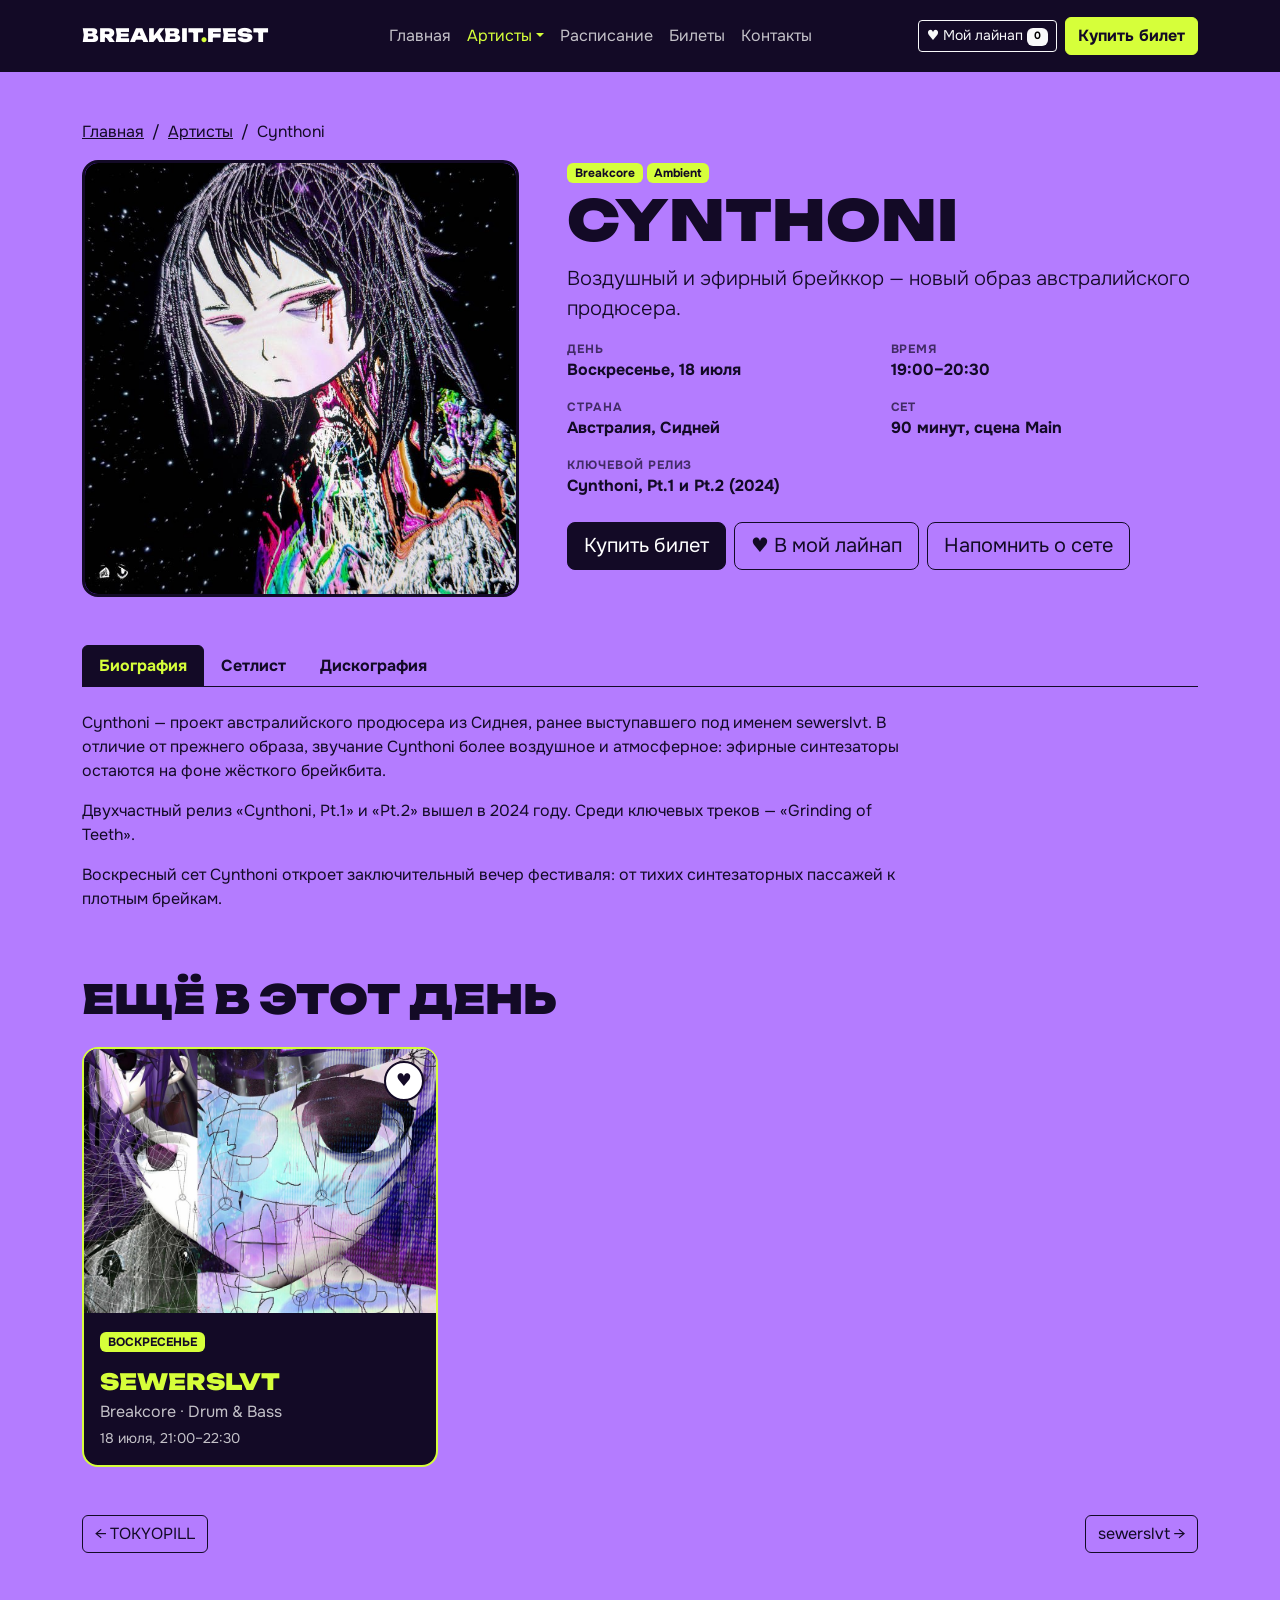
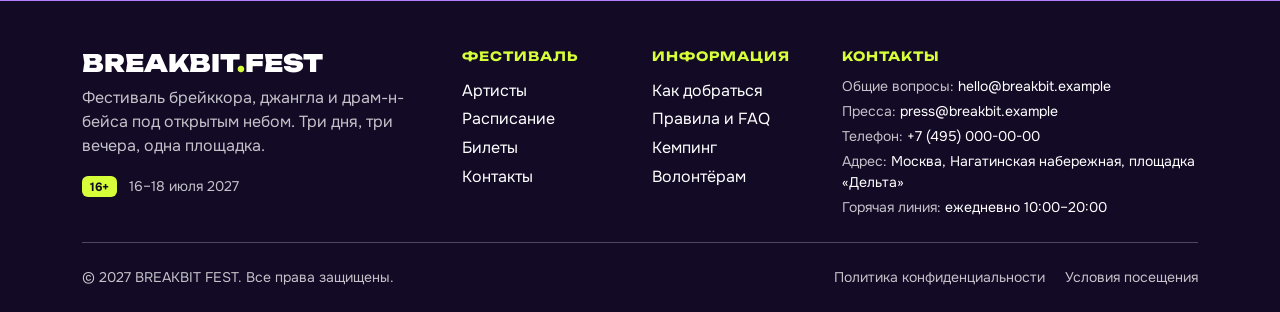
<file: artist-cynthoni.html>
<!DOCTYPE html>
<html lang="ru">
<head>
  <meta charset="UTF-8">
  <meta name="viewport" content="width=device-width, initial-scale=1.0">
  <title>Cynthoni — BREAKBIT FEST</title>
  <meta name="description" content="Cynthoni на BREAKBIT FEST: биография, сетлист и дискография. Воскресенье, 18 июля 2027.">

  <!-- Шрифты Google Fonts: Unbounded (заголовки) и Onest (текст) -->
  <link rel="preconnect" href="https://fonts.googleapis.com">
  <link rel="preconnect" href="https://fonts.gstatic.com" crossorigin>
  <link href="https://fonts.googleapis.com/css2?family=Onest:wght@400;500;700&family=Unbounded:wght@700;900&display=swap" rel="stylesheet">

  <!-- Bootstrap CSS (локально), затем собственный файл custom.css -->
  <link rel="stylesheet" href="vendor/bootstrap/css/bootstrap.min.css">
  <link rel="stylesheet" href="css/custom.css">
</head>
<body class="page d-flex flex-column">

  <header class="header bg-dark text-white" id="top">
    <nav class="navbar navbar-expand-lg navbar-dark py-3" aria-label="Основная навигация">
      <div class="container">
        <a class="navbar-brand header__logo" href="index.html">BREAKBIT<span class="header__logo-accent">.</span>FEST</a>

        <button class="navbar-toggler" type="button" data-bs-toggle="collapse" data-bs-target="#mainNavbar" aria-controls="mainNavbar" aria-expanded="false" aria-label="Открыть меню">
          <span class="navbar-toggler-icon"></span>
        </button>

        <div class="collapse navbar-collapse" id="mainNavbar">
          <ul class="navbar-nav mx-lg-auto mb-3 mb-lg-0">
            <li class="nav-item"><a class="nav-link" href="index.html">Главная</a></li>
            <li class="nav-item dropdown">
              <a class="nav-link dropdown-toggle active" href="artists.html" role="button" data-bs-toggle="dropdown" aria-expanded="false">Артисты</a>
              <ul class="dropdown-menu">
                <li><a class="dropdown-item" href="artists.html">Все артисты</a></li>
                <li><hr class="dropdown-divider"></li>
                <li><a class="dropdown-item" href="artists.html?day=fri">Пятница, 16 июля</a></li>
                <li><a class="dropdown-item" href="artists.html?day=sat">Суббота, 17 июля</a></li>
                <li><a class="dropdown-item" href="artists.html?day=sun">Воскресенье, 18 июля</a></li>
              </ul>
            </li>
            <li class="nav-item"><a class="nav-link" href="schedule.html">Расписание</a></li>
            <li class="nav-item"><a class="nav-link" href="tickets.html">Билеты</a></li>
            <li class="nav-item"><a class="nav-link" href="contacts.html">Контакты</a></li>
          </ul>
          <div class="d-flex flex-wrap align-items-center gap-2">
            <a class="btn btn-outline-light btn-sm" href="schedule.html#my-lineup">♥ Мой лайнап <span class="badge text-bg-light" data-fav-count>0</span></a>
            <a class="btn btn-accent" href="tickets.html">Купить билет</a>
          </div>
        </div>
      </div>
    </nav>
  </header>

  <main class="flex-grow-1" id="content">
    <div class="container py-5">
    <nav aria-label="breadcrumb"><ol class="breadcrumb"><li class="breadcrumb-item"><a href="index.html">Главная</a></li><li class="breadcrumb-item"><a href="artists.html">Артисты</a></li><li class="breadcrumb-item active" aria-current="page">Cynthoni</li></ol></nav>

      <div class="row g-4 g-lg-5 align-items-start">
        <div class="col-12 col-md-6 col-lg-5">
          <div class="photo photo--large rounded-4" data-photo="cynthoni">
          <span class="photo__fallback">CY</span>
          <img class="photo__img" src="images/artists/cynthoni.jpg" alt="Cynthoni — фото артиста" loading="lazy" onerror="this.remove()">
        </div>
        </div>
        <div class="col-12 col-lg-7">
          <p class="mb-2"><span class="badge artist-card__day me-1">Breakcore</span><span class="badge artist-card__day me-1">Ambient</span></p>
          <h1 class="artist-title text-uppercase mb-3">Cynthoni</h1>
          <p class="lead">Воздушный и эфирный брейккор — новый образ австралийского продюсера.</p>
          <dl class="row g-3 mb-4"><div class="col-12 col-sm-6"><dt class="fact__label">День</dt><dd class="fact__value">Воскресенье, 18 июля</dd></div><div class="col-12 col-sm-6"><dt class="fact__label">Время</dt><dd class="fact__value">19:00–20:30</dd></div><div class="col-12 col-sm-6"><dt class="fact__label">Страна</dt><dd class="fact__value">Австралия, Сидней</dd></div><div class="col-12 col-sm-6"><dt class="fact__label">Сет</dt><dd class="fact__value">90 минут, сцена Main</dd></div><div class="col-12 col-sm-6"><dt class="fact__label">Ключевой релиз</dt><dd class="fact__value">Cynthoni, Pt.1 и Pt.2 (2024)</dd></div></dl>
          <div class="d-flex flex-wrap gap-2">
            <a class="btn btn-primary btn-lg" href="tickets.html">Купить билет</a>
            <button class="btn btn-outline-primary btn-lg fav-toggle" type="button" data-fav="cynthoni" aria-pressed="false">♥ <span data-fav-text>В мой лайнап</span></button>
            <button class="btn btn-outline-primary btn-lg" type="button" data-bs-toggle="modal" data-bs-target="#remindModal" data-artist="Cynthoni">Напомнить о сете</button>
          </div>
        </div>
      </div>

      <ul class="nav nav-tabs artist-tabs mt-5" id="artistTabs" role="tablist">
        <li class="nav-item" role="presentation"><button class="nav-link active" id="tab-bio" data-bs-toggle="tab" data-bs-target="#pane-bio" type="button" role="tab" aria-controls="pane-bio" aria-selected="true">Биография</button></li>
        <li class="nav-item" role="presentation"><button class="nav-link" id="tab-set" data-bs-toggle="tab" data-bs-target="#pane-set" type="button" role="tab" aria-controls="pane-set" aria-selected="false">Сетлист</button></li>
        <li class="nav-item" role="presentation"><button class="nav-link" id="tab-disc" data-bs-toggle="tab" data-bs-target="#pane-disc" type="button" role="tab" aria-controls="pane-disc" aria-selected="false">Дискография</button></li>
      </ul>
      <div class="tab-content pt-4">
        <div class="tab-pane fade show active" id="pane-bio" role="tabpanel" aria-labelledby="tab-bio" tabindex="0"><div class="row"><div class="col-12 col-lg-9"><p>Cynthoni — проект австралийского продюсера из Сиднея, ранее выступавшего под именем sewerslvt. В отличие от прежнего образа, звучание Cynthoni более воздушное и атмосферное: эфирные синтезаторы остаются на фоне жёсткого брейкбита.</p><p>Двухчастный релиз «Cynthoni, Pt.1» и «Pt.2» вышел в 2024 году. Среди ключевых треков — «Grinding of Teeth».</p><p>Воскресный сет Cynthoni откроет заключительный вечер фестиваля: от тихих синтезаторных пассажей к плотным брейкам.</p></div></div></div>
        <div class="tab-pane fade" id="pane-set" role="tabpanel" aria-labelledby="tab-set" tabindex="0">
          <div class="row"><div class="col-12 col-lg-9">
            <ol class="list-group list-group-numbered setlist"><li class="list-group-item d-flex justify-content-between align-items-start gap-3"><span>Grinding of Teeth</span><span class="small opacity-75 text-end">Cynthoni</span></li><li class="list-group-item d-flex justify-content-between align-items-start gap-3"><span>Избранное из Cynthoni, Pt.1</span><span class="small opacity-75 text-end">Cynthoni, Pt.1</span></li><li class="list-group-item d-flex justify-content-between align-items-start gap-3"><span>Избранное из Cynthoni, Pt.2</span><span class="small opacity-75 text-end">Cynthoni, Pt.2</span></li></ol>
            <p class="small mt-3 mb-0">Программа сета может измениться: артисты играют новые версии и неизданные треки.</p>
          </div></div>
        </div>
        <div class="tab-pane fade" id="pane-disc" role="tabpanel" aria-labelledby="tab-disc" tabindex="0"><div class="row g-4"><div class="col-12 col-md-6"><article class="card h-100 border-2 border-dark bg-transparent rounded-4"><div class="card-body">
            <div class="d-flex justify-content-between align-items-start gap-2"><h3 class="h5 mb-1">Cynthoni, Pt.1</h3><span class="badge text-bg-dark">2024</span></div>
            <p class="small fw-bold mb-2">Релиз</p><p class="mb-0">Первая часть двухчастного релиза.</p></div></article></div><div class="col-12 col-md-6"><article class="card h-100 border-2 border-dark bg-transparent rounded-4"><div class="card-body">
            <div class="d-flex justify-content-between align-items-start gap-2"><h3 class="h5 mb-1">Cynthoni, Pt.2</h3><span class="badge text-bg-dark">2024</span></div>
            <p class="small fw-bold mb-2">Релиз</p><p class="mb-0">Продолжение с эфирными синтезаторами и жёсткими брейками.</p></div></article></div></div></div>
      </div>

      <h2 class="section-title text-uppercase mt-5 mb-4">Ещё в этот день</h2>
      <div class="row g-4">
<div class="col-12 col-md-6 col-lg-4">
            <article class="artist-card card h-100 bg-transparent text-white border-2 rounded-4 overflow-hidden position-relative">
              <div class="photo photo--card" data-photo="sewerslvt">
          <span class="photo__fallback">Jvnko</span>
          <img class="photo__img" src="images/artists/sewerslvt.jpg" alt="sewerslvt — маскот jvnko" loading="lazy" onerror="this.remove()">
        </div>
              <button class="fav-btn" type="button" data-fav="sewerslvt" aria-pressed="false" aria-label="Добавить sewerslvt в мой лайнап">♥</button>
              <div class="card-body">
                <span class="badge artist-card__day text-uppercase">Воскресенье</span>
                <h3 class="artist-card__name text-uppercase mt-3 mb-1"><a class="stretched-link" href="artist-sewerslvt.html">sewerslvt</a></h3>
                <p class="mb-1 opacity-75">Breakcore · Drum & Bass</p>
                <p class="small mb-0 opacity-75">18 июля, 21:00–22:30</p>
              </div>
            </article>
          </div>
      </div>

      <nav class="d-flex justify-content-between gap-3 mt-5" aria-label="Навигация по артистам">
        <a class="btn btn-outline-primary" href="artist-tokyopill.html" rel="prev">← TOKYOPILL</a>
        <a class="btn btn-outline-primary" href="artist-sewerslvt.html" rel="next">sewerslvt →</a>
      </nav>
    </div>
  </main>

  <footer class="footer bg-dark text-white pt-5 pb-4" id="footer">
    <div class="container">
      <div class="row g-4">
        <div class="col-12 col-lg-4">
          <p class="footer__brand h4 mb-2">BREAKBIT<span class="header__logo-accent">.</span>FEST</p>
          <p class="opacity-75 mb-3">Фестиваль брейккора, джангла и драм-н-бейса под открытым небом. Три дня, три вечера, одна площадка.</p>
          <p class="mb-0"><span class="badge footer__age">16+</span> <span class="small opacity-75 ms-2">16–18 июля 2027</span></p>
        </div>

        <div class="col-6 col-md-3 col-lg-2">
          <h2 class="footer__title">Фестиваль</h2>
          <ul class="list-unstyled mb-0">
            <li><a class="footer__link" href="artists.html">Артисты</a></li>
            <li><a class="footer__link" href="schedule.html">Расписание</a></li>
            <li><a class="footer__link" href="tickets.html">Билеты</a></li>
            <li><a class="footer__link" href="contacts.html">Контакты</a></li>
          </ul>
        </div>

        <div class="col-6 col-md-3 col-lg-2">
          <h2 class="footer__title">Информация</h2>
          <ul class="list-unstyled mb-0">
            <li><a class="footer__link" href="contacts.html#map">Как добраться</a></li>
            <li><a class="footer__link" href="contacts.html#faq">Правила и FAQ</a></li>
            <li><a class="footer__link" href="tickets.html#tariffs">Кемпинг</a></li>
            <li><a class="footer__link" href="contacts.html#feedback">Волонтёрам</a></li>
          </ul>
        </div>

        <div class="col-12 col-md-6 col-lg-4">
          <h2 class="footer__title">Контакты</h2>
          <ul class="list-unstyled mb-0 small">
            <li class="mb-1"><span class="opacity-75">Общие вопросы:</span> <a class="footer__link d-inline text-break" href="mailto:hello@breakbit.example">hello@breakbit.example</a></li>
            <li class="mb-1"><span class="opacity-75">Пресса:</span> <a class="footer__link d-inline text-break" href="mailto:press@breakbit.example">press@breakbit.example</a></li>
            <li class="mb-1"><span class="opacity-75">Телефон:</span> <a class="footer__link d-inline" href="tel:+74950000000">+7 (495) 000-00-00</a></li>
            <li class="mb-1"><span class="opacity-75">Адрес:</span> Москва, Нагатинская набережная, площадка «Дельта»</li>
            <li><span class="opacity-75">Горячая линия:</span> ежедневно 10:00–20:00</li>
          </ul>
        </div>
      </div>

      <hr class="footer__line my-4">

      <div class="row g-2 small opacity-75 align-items-center">
        <div class="col-12 col-md-6">
          <p class="mb-0">© 2027 BREAKBIT FEST. Все права защищены.</p>
        </div>
        <div class="col-12 col-md-6 text-md-end">
          <a class="footer__link d-inline me-3" href="privacy.html">Политика конфиденциальности</a>
          <a class="footer__link d-inline" href="privacy.html#terms">Условия посещения</a>
        </div>
      </div>
    </div>
  </footer>

  <div class="modal fade" id="remindModal" tabindex="-1" aria-labelledby="remindModalTitle" aria-hidden="true">
    <div class="modal-dialog modal-dialog-centered">
      <div class="modal-content">
        <div class="modal-header">
          <h2 class="modal-title h5" id="remindModalTitle">Напомнить о выступлении</h2>
          <button type="button" class="btn-close" data-bs-dismiss="modal" aria-label="Закрыть"></button>
        </div>
        <form class="needs-validation" id="remind-form" action="#" method="post" novalidate data-success-text="Готово! Напомним о сете за день до выступления.">
          <div class="modal-body">
            <p class="mb-3">Артист: <strong id="remind-artist">Cynthoni</strong></p>
            <div class="mb-3">
              <label for="remind-email" class="form-label">E-mail *</label>
              <input id="remind-email" name="email" type="email" class="form-control" placeholder="example@mail.ru" required>
              <div class="invalid-feedback">Введите корректный e-mail.</div>
            </div>
            <div class="form-check">
              <input id="remind-agree" name="agreement" class="form-check-input" type="checkbox" required>
              <label class="form-check-label" for="remind-agree">Согласен на обработку данных *</label>
              <div class="invalid-feedback">Нужно ваше согласие.</div>
            </div>
          </div>
          <div class="modal-footer">
            <button type="button" class="btn btn-outline-primary" data-bs-dismiss="modal">Отмена</button>
            <button type="submit" class="btn btn-primary">Напомнить</button>
          </div>
        </form>
      </div>
    </div>
  </div>
  <div class="toast-container position-fixed bottom-0 end-0 p-3">
    <div class="toast text-bg-dark border-0" id="siteToast" role="status" aria-live="polite" aria-atomic="true">
      <div class="d-flex">
        <div class="toast-body" id="siteToastText">Готово!</div>
        <button type="button" class="btn-close btn-close-white me-2 m-auto" data-bs-dismiss="toast" aria-label="Закрыть"></button>
      </div>
    </div>
  </div>

  <script src="vendor/bootstrap/js/bootstrap.bundle.min.js"></script>
  <script src="js/data.js"></script>
  <script src="js/main.js"></script>
</body>
</html>
</file>
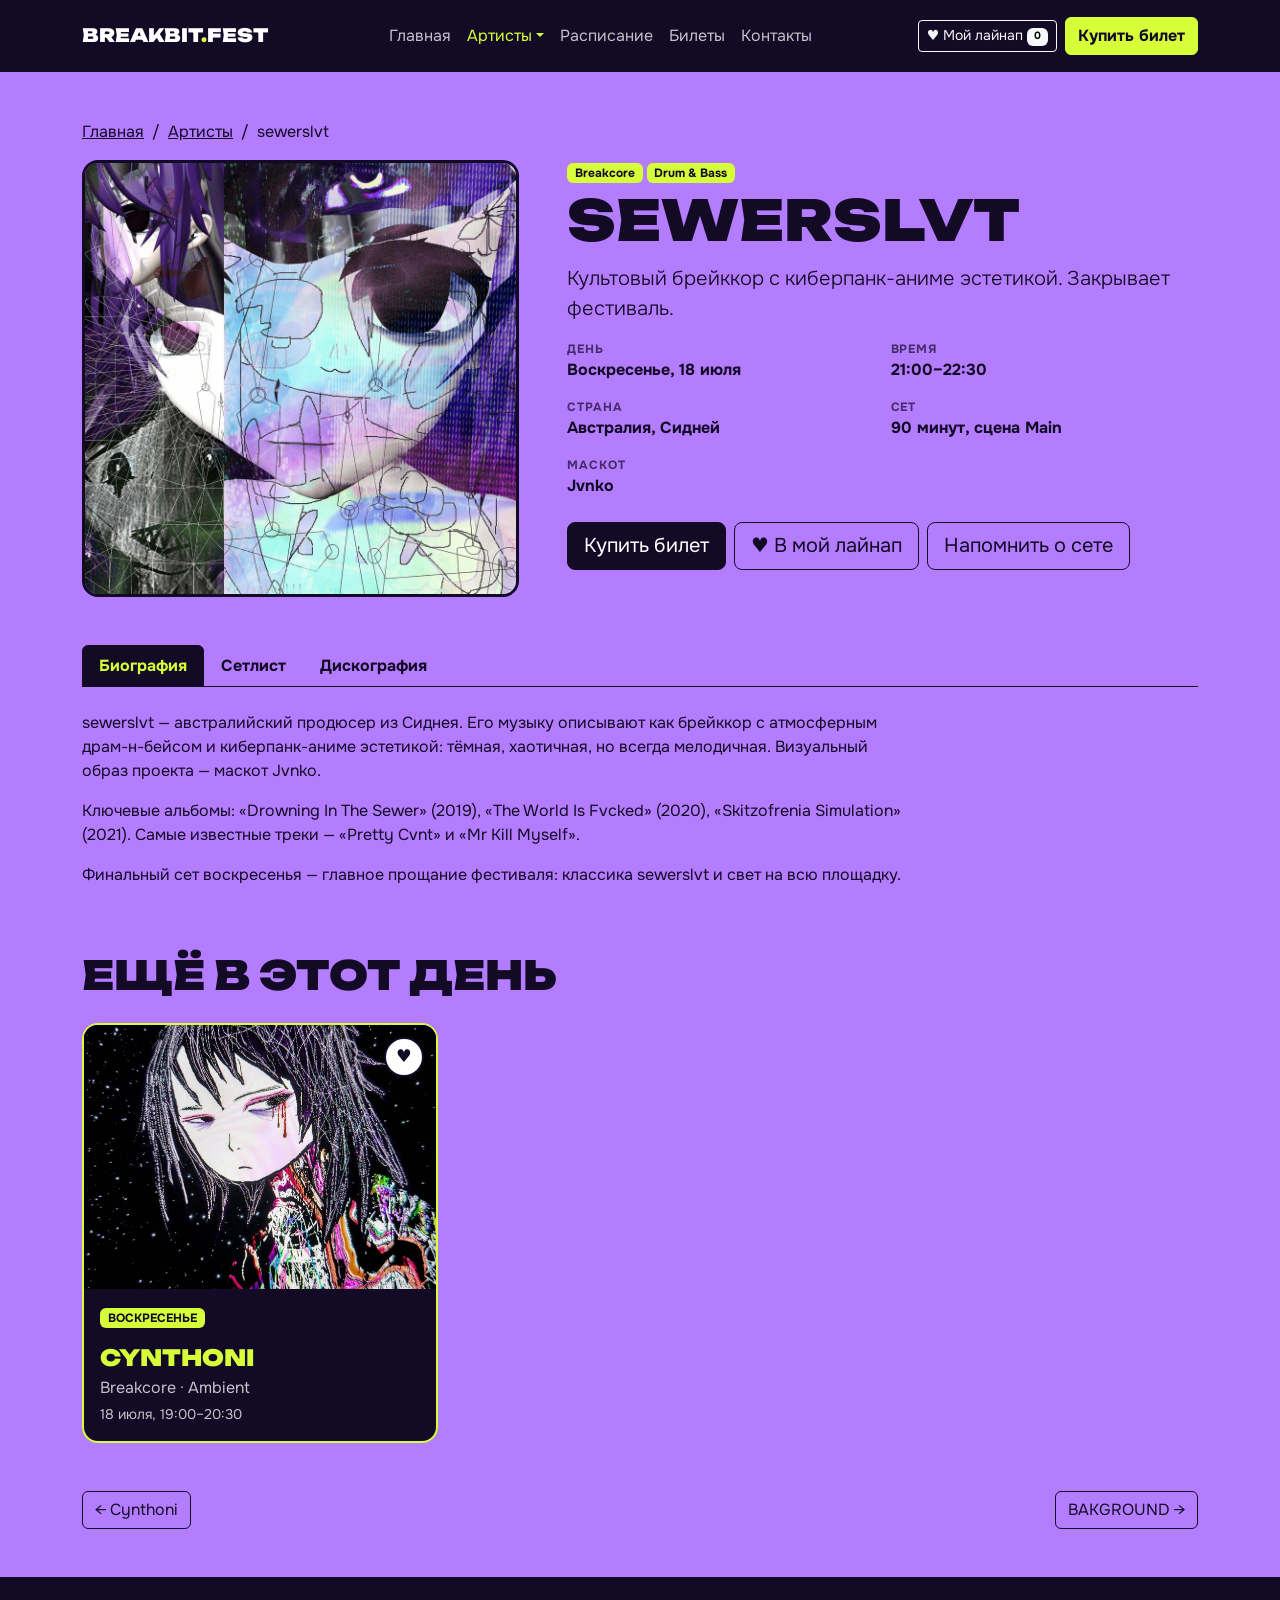
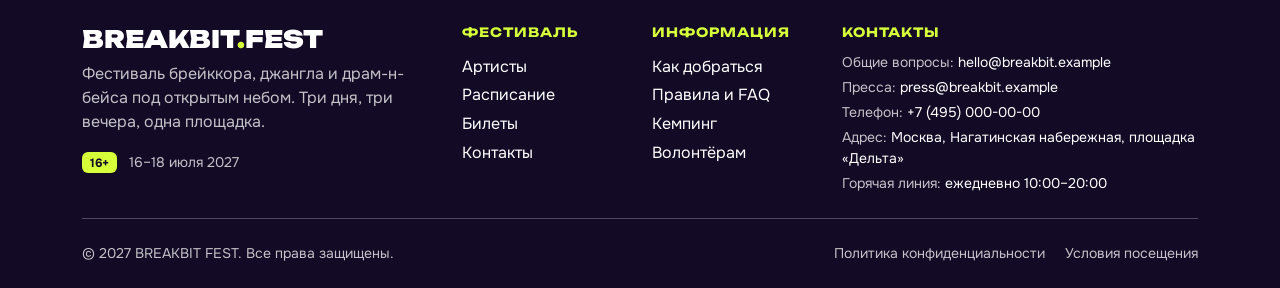
<file: artist-sewerslvt.html>
<!DOCTYPE html>
<html lang="ru">
<head>
  <meta charset="UTF-8">
  <meta name="viewport" content="width=device-width, initial-scale=1.0">
  <title>sewerslvt — BREAKBIT FEST</title>
  <meta name="description" content="sewerslvt на BREAKBIT FEST: биография, сетлист и дискография. Воскресенье, 18 июля 2027.">

  <!-- Шрифты Google Fonts: Unbounded (заголовки) и Onest (текст) -->
  <link rel="preconnect" href="https://fonts.googleapis.com">
  <link rel="preconnect" href="https://fonts.gstatic.com" crossorigin>
  <link href="https://fonts.googleapis.com/css2?family=Onest:wght@400;500;700&family=Unbounded:wght@700;900&display=swap" rel="stylesheet">

  <!-- Bootstrap CSS (локально), затем собственный файл custom.css -->
  <link rel="stylesheet" href="vendor/bootstrap/css/bootstrap.min.css">
  <link rel="stylesheet" href="css/custom.css">
</head>
<body class="page d-flex flex-column">

  <header class="header bg-dark text-white" id="top">
    <nav class="navbar navbar-expand-lg navbar-dark py-3" aria-label="Основная навигация">
      <div class="container">
        <a class="navbar-brand header__logo" href="index.html">BREAKBIT<span class="header__logo-accent">.</span>FEST</a>

        <button class="navbar-toggler" type="button" data-bs-toggle="collapse" data-bs-target="#mainNavbar" aria-controls="mainNavbar" aria-expanded="false" aria-label="Открыть меню">
          <span class="navbar-toggler-icon"></span>
        </button>

        <div class="collapse navbar-collapse" id="mainNavbar">
          <ul class="navbar-nav mx-lg-auto mb-3 mb-lg-0">
            <li class="nav-item"><a class="nav-link" href="index.html">Главная</a></li>
            <li class="nav-item dropdown">
              <a class="nav-link dropdown-toggle active" href="artists.html" role="button" data-bs-toggle="dropdown" aria-expanded="false">Артисты</a>
              <ul class="dropdown-menu">
                <li><a class="dropdown-item" href="artists.html">Все артисты</a></li>
                <li><hr class="dropdown-divider"></li>
                <li><a class="dropdown-item" href="artists.html?day=fri">Пятница, 16 июля</a></li>
                <li><a class="dropdown-item" href="artists.html?day=sat">Суббота, 17 июля</a></li>
                <li><a class="dropdown-item" href="artists.html?day=sun">Воскресенье, 18 июля</a></li>
              </ul>
            </li>
            <li class="nav-item"><a class="nav-link" href="schedule.html">Расписание</a></li>
            <li class="nav-item"><a class="nav-link" href="tickets.html">Билеты</a></li>
            <li class="nav-item"><a class="nav-link" href="contacts.html">Контакты</a></li>
          </ul>
          <div class="d-flex flex-wrap align-items-center gap-2">
            <a class="btn btn-outline-light btn-sm" href="schedule.html#my-lineup">♥ Мой лайнап <span class="badge text-bg-light" data-fav-count>0</span></a>
            <a class="btn btn-accent" href="tickets.html">Купить билет</a>
          </div>
        </div>
      </div>
    </nav>
  </header>

  <main class="flex-grow-1" id="content">
    <div class="container py-5">
    <nav aria-label="breadcrumb"><ol class="breadcrumb"><li class="breadcrumb-item"><a href="index.html">Главная</a></li><li class="breadcrumb-item"><a href="artists.html">Артисты</a></li><li class="breadcrumb-item active" aria-current="page">sewerslvt</li></ol></nav>

      <div class="row g-4 g-lg-5 align-items-start">
        <div class="col-12 col-md-6 col-lg-5">
          <div class="photo photo--large rounded-4" data-photo="sewerslvt">
          <span class="photo__fallback">Jvnko</span>
          <img class="photo__img" src="images/artists/sewerslvt.jpg" alt="sewerslvt — маскот jvnko" loading="lazy" onerror="this.remove()">
        </div>
        </div>
        <div class="col-12 col-lg-7">
          <p class="mb-2"><span class="badge artist-card__day me-1">Breakcore</span><span class="badge artist-card__day me-1">Drum & Bass</span></p>
          <h1 class="artist-title text-uppercase mb-3">sewerslvt</h1>
          <p class="lead">Культовый брейккор с киберпанк-аниме эстетикой. Закрывает фестиваль.</p>
          <dl class="row g-3 mb-4"><div class="col-12 col-sm-6"><dt class="fact__label">День</dt><dd class="fact__value">Воскресенье, 18 июля</dd></div><div class="col-12 col-sm-6"><dt class="fact__label">Время</dt><dd class="fact__value">21:00–22:30</dd></div><div class="col-12 col-sm-6"><dt class="fact__label">Страна</dt><dd class="fact__value">Австралия, Сидней</dd></div><div class="col-12 col-sm-6"><dt class="fact__label">Сет</dt><dd class="fact__value">90 минут, сцена Main</dd></div><div class="col-12 col-sm-6"><dt class="fact__label">Маскот</dt><dd class="fact__value">Jvnko</dd></div></dl>
          <div class="d-flex flex-wrap gap-2">
            <a class="btn btn-primary btn-lg" href="tickets.html">Купить билет</a>
            <button class="btn btn-outline-primary btn-lg fav-toggle" type="button" data-fav="sewerslvt" aria-pressed="false">♥ <span data-fav-text>В мой лайнап</span></button>
            <button class="btn btn-outline-primary btn-lg" type="button" data-bs-toggle="modal" data-bs-target="#remindModal" data-artist="sewerslvt">Напомнить о сете</button>
          </div>
        </div>
      </div>

      <ul class="nav nav-tabs artist-tabs mt-5" id="artistTabs" role="tablist">
        <li class="nav-item" role="presentation"><button class="nav-link active" id="tab-bio" data-bs-toggle="tab" data-bs-target="#pane-bio" type="button" role="tab" aria-controls="pane-bio" aria-selected="true">Биография</button></li>
        <li class="nav-item" role="presentation"><button class="nav-link" id="tab-set" data-bs-toggle="tab" data-bs-target="#pane-set" type="button" role="tab" aria-controls="pane-set" aria-selected="false">Сетлист</button></li>
        <li class="nav-item" role="presentation"><button class="nav-link" id="tab-disc" data-bs-toggle="tab" data-bs-target="#pane-disc" type="button" role="tab" aria-controls="pane-disc" aria-selected="false">Дискография</button></li>
      </ul>
      <div class="tab-content pt-4">
        <div class="tab-pane fade show active" id="pane-bio" role="tabpanel" aria-labelledby="tab-bio" tabindex="0"><div class="row"><div class="col-12 col-lg-9"><p>sewerslvt — австралийский продюсер из Сиднея. Его музыку описывают как брейккор с атмосферным драм-н-бейсом и киберпанк-аниме эстетикой: тёмная, хаотичная, но всегда мелодичная. Визуальный образ проекта — маскот Jvnko.</p><p>Ключевые альбомы: «Drowning In The Sewer» (2019), «The World Is Fvcked» (2020), «Skitzofrenia Simulation» (2021). Самые известные треки — «Pretty Cvnt» и «Mr Kill Myself».</p><p>Финальный сет воскресенья — главное прощание фестиваля: классика sewerslvt и свет на всю площадку.</p></div></div></div>
        <div class="tab-pane fade" id="pane-set" role="tabpanel" aria-labelledby="tab-set" tabindex="0">
          <div class="row"><div class="col-12 col-lg-9">
            <ol class="list-group list-group-numbered setlist"><li class="list-group-item d-flex justify-content-between align-items-start gap-3"><span>Pretty Cvnt</span><span class="small opacity-75 text-end">Хит</span></li><li class="list-group-item d-flex justify-content-between align-items-start gap-3"><span>Mr Kill Myself</span><span class="small opacity-75 text-end">Хит</span></li><li class="list-group-item d-flex justify-content-between align-items-start gap-3"><span>Squids</span><span class="small opacity-75 text-end">Сингл</span></li><li class="list-group-item d-flex justify-content-between align-items-start gap-3"><span>Cyberia Lyr3</span><span class="small opacity-75 text-end">Сингл</span></li><li class="list-group-item d-flex justify-content-between align-items-start gap-3"><span>Nice Ways to Die</span><span class="small opacity-75 text-end">Избранное</span></li><li class="list-group-item d-flex justify-content-between align-items-start gap-3"><span>Kawaii Razorblades</span><span class="small opacity-75 text-end">Избранное</span></li><li class="list-group-item d-flex justify-content-between align-items-start gap-3"><span>Избранное из Skitzofrenia Simulation</span><span class="small opacity-75 text-end">Skitzofrenia Simulation</span></li></ol>
            <p class="small mt-3 mb-0">Программа сета может измениться: артисты играют новые версии и неизданные треки.</p>
          </div></div>
        </div>
        <div class="tab-pane fade" id="pane-disc" role="tabpanel" aria-labelledby="tab-disc" tabindex="0"><div class="row g-4"><div class="col-12 col-md-6"><article class="card h-100 border-2 border-dark bg-transparent rounded-4"><div class="card-body">
            <div class="d-flex justify-content-between align-items-start gap-2"><h3 class="h5 mb-1">Drowning In The Sewer</h3><span class="badge text-bg-dark">2019</span></div>
            <p class="small fw-bold mb-2">Альбом</p><p class="mb-0">Альбом 2019 года.</p></div></article></div><div class="col-12 col-md-6"><article class="card h-100 border-2 border-dark bg-transparent rounded-4"><div class="card-body">
            <div class="d-flex justify-content-between align-items-start gap-2"><h3 class="h5 mb-1">The World Is Fvcked</h3><span class="badge text-bg-dark">2020</span></div>
            <p class="small fw-bold mb-2">Альбом</p><p class="mb-0">Жанровый микс: брейккор, драм-н-бейс, амбиент.</p></div></article></div><div class="col-12 col-md-6"><article class="card h-100 border-2 border-dark bg-transparent rounded-4"><div class="card-body">
            <div class="d-flex justify-content-between align-items-start gap-2"><h3 class="h5 mb-1">Skitzofrenia Simulation</h3><span class="badge text-bg-dark">2021</span></div>
            <p class="small fw-bold mb-2">Альбом</p><p class="mb-0">Альбом 2021 года.</p></div></article></div></div></div>
      </div>

      <h2 class="section-title text-uppercase mt-5 mb-4">Ещё в этот день</h2>
      <div class="row g-4">
<div class="col-12 col-md-6 col-lg-4">
            <article class="artist-card card h-100 bg-transparent text-white border-2 rounded-4 overflow-hidden position-relative">
              <div class="photo photo--card" data-photo="cynthoni">
          <span class="photo__fallback">CY</span>
          <img class="photo__img" src="images/artists/cynthoni.jpg" alt="Cynthoni — фото артиста" loading="lazy" onerror="this.remove()">
        </div>
              <button class="fav-btn" type="button" data-fav="cynthoni" aria-pressed="false" aria-label="Добавить Cynthoni в мой лайнап">♥</button>
              <div class="card-body">
                <span class="badge artist-card__day text-uppercase">Воскресенье</span>
                <h3 class="artist-card__name text-uppercase mt-3 mb-1"><a class="stretched-link" href="artist-cynthoni.html">Cynthoni</a></h3>
                <p class="mb-1 opacity-75">Breakcore · Ambient</p>
                <p class="small mb-0 opacity-75">18 июля, 19:00–20:30</p>
              </div>
            </article>
          </div>
      </div>

      <nav class="d-flex justify-content-between gap-3 mt-5" aria-label="Навигация по артистам">
        <a class="btn btn-outline-primary" href="artist-cynthoni.html" rel="prev">← Cynthoni</a>
        <a class="btn btn-outline-primary" href="artist-bakground.html" rel="next">BAKGROUND →</a>
      </nav>
    </div>
  </main>

  <footer class="footer bg-dark text-white pt-5 pb-4" id="footer">
    <div class="container">
      <div class="row g-4">
        <div class="col-12 col-lg-4">
          <p class="footer__brand h4 mb-2">BREAKBIT<span class="header__logo-accent">.</span>FEST</p>
          <p class="opacity-75 mb-3">Фестиваль брейккора, джангла и драм-н-бейса под открытым небом. Три дня, три вечера, одна площадка.</p>
          <p class="mb-0"><span class="badge footer__age">16+</span> <span class="small opacity-75 ms-2">16–18 июля 2027</span></p>
        </div>

        <div class="col-6 col-md-3 col-lg-2">
          <h2 class="footer__title">Фестиваль</h2>
          <ul class="list-unstyled mb-0">
            <li><a class="footer__link" href="artists.html">Артисты</a></li>
            <li><a class="footer__link" href="schedule.html">Расписание</a></li>
            <li><a class="footer__link" href="tickets.html">Билеты</a></li>
            <li><a class="footer__link" href="contacts.html">Контакты</a></li>
          </ul>
        </div>

        <div class="col-6 col-md-3 col-lg-2">
          <h2 class="footer__title">Информация</h2>
          <ul class="list-unstyled mb-0">
            <li><a class="footer__link" href="contacts.html#map">Как добраться</a></li>
            <li><a class="footer__link" href="contacts.html#faq">Правила и FAQ</a></li>
            <li><a class="footer__link" href="tickets.html#tariffs">Кемпинг</a></li>
            <li><a class="footer__link" href="contacts.html#feedback">Волонтёрам</a></li>
          </ul>
        </div>

        <div class="col-12 col-md-6 col-lg-4">
          <h2 class="footer__title">Контакты</h2>
          <ul class="list-unstyled mb-0 small">
            <li class="mb-1"><span class="opacity-75">Общие вопросы:</span> <a class="footer__link d-inline text-break" href="mailto:hello@breakbit.example">hello@breakbit.example</a></li>
            <li class="mb-1"><span class="opacity-75">Пресса:</span> <a class="footer__link d-inline text-break" href="mailto:press@breakbit.example">press@breakbit.example</a></li>
            <li class="mb-1"><span class="opacity-75">Телефон:</span> <a class="footer__link d-inline" href="tel:+74950000000">+7 (495) 000-00-00</a></li>
            <li class="mb-1"><span class="opacity-75">Адрес:</span> Москва, Нагатинская набережная, площадка «Дельта»</li>
            <li><span class="opacity-75">Горячая линия:</span> ежедневно 10:00–20:00</li>
          </ul>
        </div>
      </div>

      <hr class="footer__line my-4">

      <div class="row g-2 small opacity-75 align-items-center">
        <div class="col-12 col-md-6">
          <p class="mb-0">© 2027 BREAKBIT FEST. Все права защищены.</p>
        </div>
        <div class="col-12 col-md-6 text-md-end">
          <a class="footer__link d-inline me-3" href="privacy.html">Политика конфиденциальности</a>
          <a class="footer__link d-inline" href="privacy.html#terms">Условия посещения</a>
        </div>
      </div>
    </div>
  </footer>

  <div class="modal fade" id="remindModal" tabindex="-1" aria-labelledby="remindModalTitle" aria-hidden="true">
    <div class="modal-dialog modal-dialog-centered">
      <div class="modal-content">
        <div class="modal-header">
          <h2 class="modal-title h5" id="remindModalTitle">Напомнить о выступлении</h2>
          <button type="button" class="btn-close" data-bs-dismiss="modal" aria-label="Закрыть"></button>
        </div>
        <form class="needs-validation" id="remind-form" action="#" method="post" novalidate data-success-text="Готово! Напомним о сете за день до выступления.">
          <div class="modal-body">
            <p class="mb-3">Артист: <strong id="remind-artist">sewerslvt</strong></p>
            <div class="mb-3">
              <label for="remind-email" class="form-label">E-mail *</label>
              <input id="remind-email" name="email" type="email" class="form-control" placeholder="example@mail.ru" required>
              <div class="invalid-feedback">Введите корректный e-mail.</div>
            </div>
            <div class="form-check">
              <input id="remind-agree" name="agreement" class="form-check-input" type="checkbox" required>
              <label class="form-check-label" for="remind-agree">Согласен на обработку данных *</label>
              <div class="invalid-feedback">Нужно ваше согласие.</div>
            </div>
          </div>
          <div class="modal-footer">
            <button type="button" class="btn btn-outline-primary" data-bs-dismiss="modal">Отмена</button>
            <button type="submit" class="btn btn-primary">Напомнить</button>
          </div>
        </form>
      </div>
    </div>
  </div>
  <div class="toast-container position-fixed bottom-0 end-0 p-3">
    <div class="toast text-bg-dark border-0" id="siteToast" role="status" aria-live="polite" aria-atomic="true">
      <div class="d-flex">
        <div class="toast-body" id="siteToastText">Готово!</div>
        <button type="button" class="btn-close btn-close-white me-2 m-auto" data-bs-dismiss="toast" aria-label="Закрыть"></button>
      </div>
    </div>
  </div>

  <script src="vendor/bootstrap/js/bootstrap.bundle.min.js"></script>
  <script src="js/data.js"></script>
  <script src="js/main.js"></script>
</body>
</html>
</file>
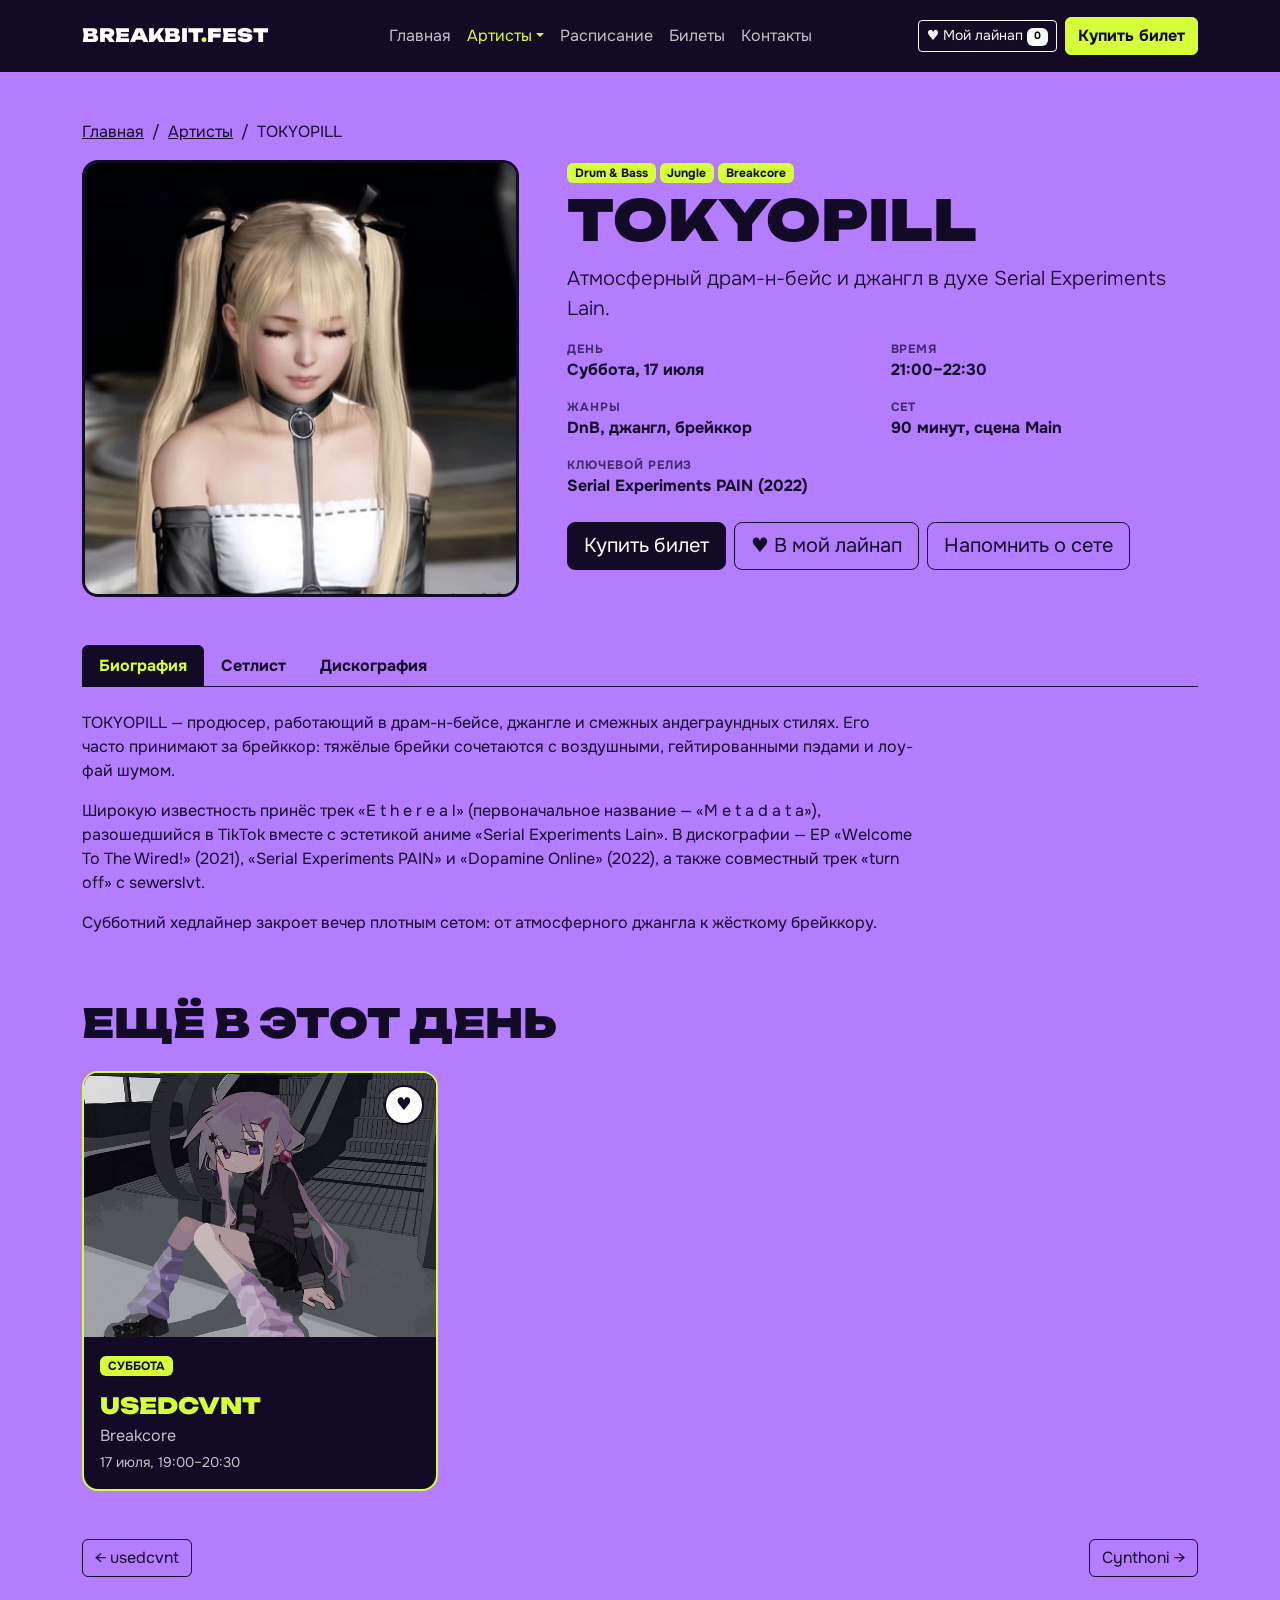
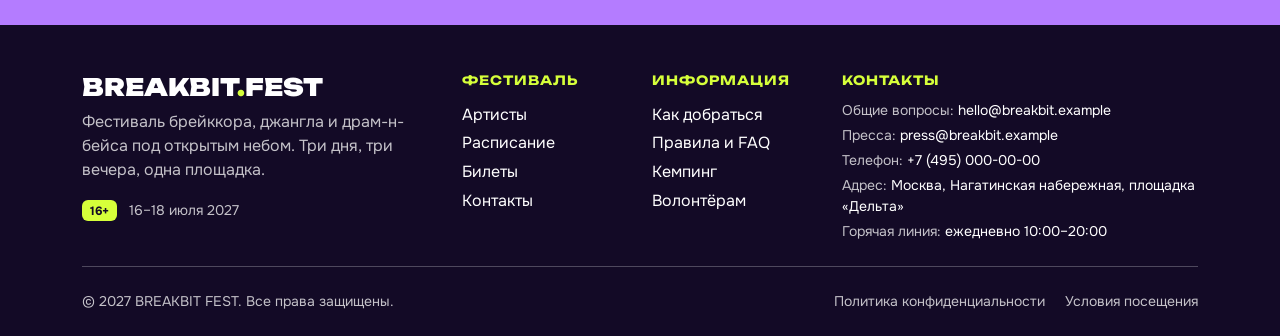
<file: artist-tokyopill.html>
<!DOCTYPE html>
<html lang="ru">
<head>
  <meta charset="UTF-8">
  <meta name="viewport" content="width=device-width, initial-scale=1.0">
  <title>TOKYOPILL — BREAKBIT FEST</title>
  <meta name="description" content="TOKYOPILL на BREAKBIT FEST: биография, сетлист и дискография. Суббота, 17 июля 2027.">

  <!-- Шрифты Google Fonts: Unbounded (заголовки) и Onest (текст) -->
  <link rel="preconnect" href="https://fonts.googleapis.com">
  <link rel="preconnect" href="https://fonts.gstatic.com" crossorigin>
  <link href="https://fonts.googleapis.com/css2?family=Onest:wght@400;500;700&family=Unbounded:wght@700;900&display=swap" rel="stylesheet">

  <!-- Bootstrap CSS (локально), затем собственный файл custom.css -->
  <link rel="stylesheet" href="vendor/bootstrap/css/bootstrap.min.css">
  <link rel="stylesheet" href="css/custom.css">
</head>
<body class="page d-flex flex-column">

  <header class="header bg-dark text-white" id="top">
    <nav class="navbar navbar-expand-lg navbar-dark py-3" aria-label="Основная навигация">
      <div class="container">
        <a class="navbar-brand header__logo" href="index.html">BREAKBIT<span class="header__logo-accent">.</span>FEST</a>

        <button class="navbar-toggler" type="button" data-bs-toggle="collapse" data-bs-target="#mainNavbar" aria-controls="mainNavbar" aria-expanded="false" aria-label="Открыть меню">
          <span class="navbar-toggler-icon"></span>
        </button>

        <div class="collapse navbar-collapse" id="mainNavbar">
          <ul class="navbar-nav mx-lg-auto mb-3 mb-lg-0">
            <li class="nav-item"><a class="nav-link" href="index.html">Главная</a></li>
            <li class="nav-item dropdown">
              <a class="nav-link dropdown-toggle active" href="artists.html" role="button" data-bs-toggle="dropdown" aria-expanded="false">Артисты</a>
              <ul class="dropdown-menu">
                <li><a class="dropdown-item" href="artists.html">Все артисты</a></li>
                <li><hr class="dropdown-divider"></li>
                <li><a class="dropdown-item" href="artists.html?day=fri">Пятница, 16 июля</a></li>
                <li><a class="dropdown-item" href="artists.html?day=sat">Суббота, 17 июля</a></li>
                <li><a class="dropdown-item" href="artists.html?day=sun">Воскресенье, 18 июля</a></li>
              </ul>
            </li>
            <li class="nav-item"><a class="nav-link" href="schedule.html">Расписание</a></li>
            <li class="nav-item"><a class="nav-link" href="tickets.html">Билеты</a></li>
            <li class="nav-item"><a class="nav-link" href="contacts.html">Контакты</a></li>
          </ul>
          <div class="d-flex flex-wrap align-items-center gap-2">
            <a class="btn btn-outline-light btn-sm" href="schedule.html#my-lineup">♥ Мой лайнап <span class="badge text-bg-light" data-fav-count>0</span></a>
            <a class="btn btn-accent" href="tickets.html">Купить билет</a>
          </div>
        </div>
      </div>
    </nav>
  </header>

  <main class="flex-grow-1" id="content">
    <div class="container py-5">
    <nav aria-label="breadcrumb"><ol class="breadcrumb"><li class="breadcrumb-item"><a href="index.html">Главная</a></li><li class="breadcrumb-item"><a href="artists.html">Артисты</a></li><li class="breadcrumb-item active" aria-current="page">TOKYOPILL</li></ol></nav>

      <div class="row g-4 g-lg-5 align-items-start">
        <div class="col-12 col-md-6 col-lg-5">
          <div class="photo photo--large rounded-4" data-photo="tokyopill">
          <span class="photo__fallback">TP</span>
          <img class="photo__img" src="images/artists/tokyopill.jpg" alt="TOKYOPILL — фото артиста" loading="lazy" onerror="this.remove()">
        </div>
        </div>
        <div class="col-12 col-lg-7">
          <p class="mb-2"><span class="badge artist-card__day me-1">Drum & Bass</span><span class="badge artist-card__day me-1">Jungle</span><span class="badge artist-card__day me-1">Breakcore</span></p>
          <h1 class="artist-title text-uppercase mb-3">TOKYOPILL</h1>
          <p class="lead">Атмосферный драм-н-бейс и джангл в духе Serial Experiments Lain.</p>
          <dl class="row g-3 mb-4"><div class="col-12 col-sm-6"><dt class="fact__label">День</dt><dd class="fact__value">Суббота, 17 июля</dd></div><div class="col-12 col-sm-6"><dt class="fact__label">Время</dt><dd class="fact__value">21:00–22:30</dd></div><div class="col-12 col-sm-6"><dt class="fact__label">Жанры</dt><dd class="fact__value">DnB, джангл, брейккор</dd></div><div class="col-12 col-sm-6"><dt class="fact__label">Сет</dt><dd class="fact__value">90 минут, сцена Main</dd></div><div class="col-12 col-sm-6"><dt class="fact__label">Ключевой релиз</dt><dd class="fact__value">Serial Experiments PAIN (2022)</dd></div></dl>
          <div class="d-flex flex-wrap gap-2">
            <a class="btn btn-primary btn-lg" href="tickets.html">Купить билет</a>
            <button class="btn btn-outline-primary btn-lg fav-toggle" type="button" data-fav="tokyopill" aria-pressed="false">♥ <span data-fav-text>В мой лайнап</span></button>
            <button class="btn btn-outline-primary btn-lg" type="button" data-bs-toggle="modal" data-bs-target="#remindModal" data-artist="TOKYOPILL">Напомнить о сете</button>
          </div>
        </div>
      </div>

      <ul class="nav nav-tabs artist-tabs mt-5" id="artistTabs" role="tablist">
        <li class="nav-item" role="presentation"><button class="nav-link active" id="tab-bio" data-bs-toggle="tab" data-bs-target="#pane-bio" type="button" role="tab" aria-controls="pane-bio" aria-selected="true">Биография</button></li>
        <li class="nav-item" role="presentation"><button class="nav-link" id="tab-set" data-bs-toggle="tab" data-bs-target="#pane-set" type="button" role="tab" aria-controls="pane-set" aria-selected="false">Сетлист</button></li>
        <li class="nav-item" role="presentation"><button class="nav-link" id="tab-disc" data-bs-toggle="tab" data-bs-target="#pane-disc" type="button" role="tab" aria-controls="pane-disc" aria-selected="false">Дискография</button></li>
      </ul>
      <div class="tab-content pt-4">
        <div class="tab-pane fade show active" id="pane-bio" role="tabpanel" aria-labelledby="tab-bio" tabindex="0"><div class="row"><div class="col-12 col-lg-9"><p>TOKYOPILL — продюсер, работающий в драм-н-бейсе, джангле и смежных андеграундных стилях. Его часто принимают за брейккор: тяжёлые брейки сочетаются с воздушными, гейтированными пэдами и лоу-фай шумом.</p><p>Широкую известность принёс трек «E t h e r e a l» (первоначальное название — «M e t a d a t a»), разошедшийся в TikTok вместе с эстетикой аниме «Serial Experiments Lain». В дискографии — EP «Welcome To The Wired!» (2021), «Serial Experiments PAIN» и «Dopamine Online» (2022), а также совместный трек «turn off» с sewerslvt.</p><p>Субботний хедлайнер закроет вечер плотным сетом: от атмосферного джангла к жёсткому брейккору.</p></div></div></div>
        <div class="tab-pane fade" id="pane-set" role="tabpanel" aria-labelledby="tab-set" tabindex="0">
          <div class="row"><div class="col-12 col-lg-9">
            <ol class="list-group list-group-numbered setlist"><li class="list-group-item d-flex justify-content-between align-items-start gap-3"><span>E t h e r e a l</span><span class="small opacity-75 text-end">Сингл</span></li><li class="list-group-item d-flex justify-content-between align-items-start gap-3"><span>End of TOKYO</span><span class="small opacity-75 text-end">Сингл</span></li><li class="list-group-item d-flex justify-content-between align-items-start gap-3"><span>Heaven&#x27;s ULTRA</span><span class="small opacity-75 text-end">Сингл</span></li><li class="list-group-item d-flex justify-content-between align-items-start gap-3"><span>turn off (feat. sewerslvt)</span><span class="small opacity-75 text-end">Сингл</span></li><li class="list-group-item d-flex justify-content-between align-items-start gap-3"><span>Избранное из Welcome To The Wired!</span><span class="small opacity-75 text-end">Welcome To The Wired!</span></li><li class="list-group-item d-flex justify-content-between align-items-start gap-3"><span>Избранное из Serial Experiments PAIN</span><span class="small opacity-75 text-end">Serial Experiments PAIN</span></li><li class="list-group-item d-flex justify-content-between align-items-start gap-3"><span>Избранное из Dopamine Online</span><span class="small opacity-75 text-end">Dopamine Online</span></li></ol>
            <p class="small mt-3 mb-0">Программа сета может измениться: артисты играют новые версии и неизданные треки.</p>
          </div></div>
        </div>
        <div class="tab-pane fade" id="pane-disc" role="tabpanel" aria-labelledby="tab-disc" tabindex="0"><div class="row g-4"><div class="col-12 col-md-6"><article class="card h-100 border-2 border-dark bg-transparent rounded-4"><div class="card-body">
            <div class="d-flex justify-content-between align-items-start gap-2"><h3 class="h5 mb-1">Welcome To The Wired!</h3><span class="badge text-bg-dark">2021</span></div>
            <p class="small fw-bold mb-2">EP</p><p class="mb-0">Гибрид брейкбита и джангла, с которого началась известность.</p></div></article></div><div class="col-12 col-md-6"><article class="card h-100 border-2 border-dark bg-transparent rounded-4"><div class="card-body">
            <div class="d-flex justify-content-between align-items-start gap-2"><h3 class="h5 mb-1">Serial Experiments PAIN</h3><span class="badge text-bg-dark">2022</span></div>
            <p class="small fw-bold mb-2">Релиз</p><p class="mb-0">Более жёсткие брейккор-фрагменты и аниме-эстетика.</p></div></article></div><div class="col-12 col-md-6"><article class="card h-100 border-2 border-dark bg-transparent rounded-4"><div class="card-body">
            <div class="d-flex justify-content-between align-items-start gap-2"><h3 class="h5 mb-1">Dopamine Online</h3><span class="badge text-bg-dark">2022</span></div>
            <p class="small fw-bold mb-2">Релиз</p><p class="mb-0">Тёмные, R&amp;B-окрашенные текстуры.</p></div></article></div></div></div>
      </div>

      <h2 class="section-title text-uppercase mt-5 mb-4">Ещё в этот день</h2>
      <div class="row g-4">
<div class="col-12 col-md-6 col-lg-4">
            <article class="artist-card card h-100 bg-transparent text-white border-2 rounded-4 overflow-hidden position-relative">
              <div class="photo photo--card" data-photo="usedcvnt">
          <span class="photo__fallback">UC</span>
          <img class="photo__img" src="images/artists/usedcvnt.jpg" alt="usedcvnt — фото артиста" loading="lazy" onerror="this.remove()">
        </div>
              <button class="fav-btn" type="button" data-fav="usedcvnt" aria-pressed="false" aria-label="Добавить usedcvnt в мой лайнап">♥</button>
              <div class="card-body">
                <span class="badge artist-card__day text-uppercase">Суббота</span>
                <h3 class="artist-card__name text-uppercase mt-3 mb-1"><a class="stretched-link" href="artist-usedcvnt.html">usedcvnt</a></h3>
                <p class="mb-1 opacity-75">Breakcore</p>
                <p class="small mb-0 opacity-75">17 июля, 19:00–20:30</p>
              </div>
            </article>
          </div>
      </div>

      <nav class="d-flex justify-content-between gap-3 mt-5" aria-label="Навигация по артистам">
        <a class="btn btn-outline-primary" href="artist-usedcvnt.html" rel="prev">← usedcvnt</a>
        <a class="btn btn-outline-primary" href="artist-cynthoni.html" rel="next">Cynthoni →</a>
      </nav>
    </div>
  </main>

  <footer class="footer bg-dark text-white pt-5 pb-4" id="footer">
    <div class="container">
      <div class="row g-4">
        <div class="col-12 col-lg-4">
          <p class="footer__brand h4 mb-2">BREAKBIT<span class="header__logo-accent">.</span>FEST</p>
          <p class="opacity-75 mb-3">Фестиваль брейккора, джангла и драм-н-бейса под открытым небом. Три дня, три вечера, одна площадка.</p>
          <p class="mb-0"><span class="badge footer__age">16+</span> <span class="small opacity-75 ms-2">16–18 июля 2027</span></p>
        </div>

        <div class="col-6 col-md-3 col-lg-2">
          <h2 class="footer__title">Фестиваль</h2>
          <ul class="list-unstyled mb-0">
            <li><a class="footer__link" href="artists.html">Артисты</a></li>
            <li><a class="footer__link" href="schedule.html">Расписание</a></li>
            <li><a class="footer__link" href="tickets.html">Билеты</a></li>
            <li><a class="footer__link" href="contacts.html">Контакты</a></li>
          </ul>
        </div>

        <div class="col-6 col-md-3 col-lg-2">
          <h2 class="footer__title">Информация</h2>
          <ul class="list-unstyled mb-0">
            <li><a class="footer__link" href="contacts.html#map">Как добраться</a></li>
            <li><a class="footer__link" href="contacts.html#faq">Правила и FAQ</a></li>
            <li><a class="footer__link" href="tickets.html#tariffs">Кемпинг</a></li>
            <li><a class="footer__link" href="contacts.html#feedback">Волонтёрам</a></li>
          </ul>
        </div>

        <div class="col-12 col-md-6 col-lg-4">
          <h2 class="footer__title">Контакты</h2>
          <ul class="list-unstyled mb-0 small">
            <li class="mb-1"><span class="opacity-75">Общие вопросы:</span> <a class="footer__link d-inline text-break" href="mailto:hello@breakbit.example">hello@breakbit.example</a></li>
            <li class="mb-1"><span class="opacity-75">Пресса:</span> <a class="footer__link d-inline text-break" href="mailto:press@breakbit.example">press@breakbit.example</a></li>
            <li class="mb-1"><span class="opacity-75">Телефон:</span> <a class="footer__link d-inline" href="tel:+74950000000">+7 (495) 000-00-00</a></li>
            <li class="mb-1"><span class="opacity-75">Адрес:</span> Москва, Нагатинская набережная, площадка «Дельта»</li>
            <li><span class="opacity-75">Горячая линия:</span> ежедневно 10:00–20:00</li>
          </ul>
        </div>
      </div>

      <hr class="footer__line my-4">

      <div class="row g-2 small opacity-75 align-items-center">
        <div class="col-12 col-md-6">
          <p class="mb-0">© 2027 BREAKBIT FEST. Все права защищены.</p>
        </div>
        <div class="col-12 col-md-6 text-md-end">
          <a class="footer__link d-inline me-3" href="privacy.html">Политика конфиденциальности</a>
          <a class="footer__link d-inline" href="privacy.html#terms">Условия посещения</a>
        </div>
      </div>
    </div>
  </footer>

  <div class="modal fade" id="remindModal" tabindex="-1" aria-labelledby="remindModalTitle" aria-hidden="true">
    <div class="modal-dialog modal-dialog-centered">
      <div class="modal-content">
        <div class="modal-header">
          <h2 class="modal-title h5" id="remindModalTitle">Напомнить о выступлении</h2>
          <button type="button" class="btn-close" data-bs-dismiss="modal" aria-label="Закрыть"></button>
        </div>
        <form class="needs-validation" id="remind-form" action="#" method="post" novalidate data-success-text="Готово! Напомним о сете за день до выступления.">
          <div class="modal-body">
            <p class="mb-3">Артист: <strong id="remind-artist">TOKYOPILL</strong></p>
            <div class="mb-3">
              <label for="remind-email" class="form-label">E-mail *</label>
              <input id="remind-email" name="email" type="email" class="form-control" placeholder="example@mail.ru" required>
              <div class="invalid-feedback">Введите корректный e-mail.</div>
            </div>
            <div class="form-check">
              <input id="remind-agree" name="agreement" class="form-check-input" type="checkbox" required>
              <label class="form-check-label" for="remind-agree">Согласен на обработку данных *</label>
              <div class="invalid-feedback">Нужно ваше согласие.</div>
            </div>
          </div>
          <div class="modal-footer">
            <button type="button" class="btn btn-outline-primary" data-bs-dismiss="modal">Отмена</button>
            <button type="submit" class="btn btn-primary">Напомнить</button>
          </div>
        </form>
      </div>
    </div>
  </div>
  <div class="toast-container position-fixed bottom-0 end-0 p-3">
    <div class="toast text-bg-dark border-0" id="siteToast" role="status" aria-live="polite" aria-atomic="true">
      <div class="d-flex">
        <div class="toast-body" id="siteToastText">Готово!</div>
        <button type="button" class="btn-close btn-close-white me-2 m-auto" data-bs-dismiss="toast" aria-label="Закрыть"></button>
      </div>
    </div>
  </div>

  <script src="vendor/bootstrap/js/bootstrap.bundle.min.js"></script>
  <script src="js/data.js"></script>
  <script src="js/main.js"></script>
</body>
</html>
</file>
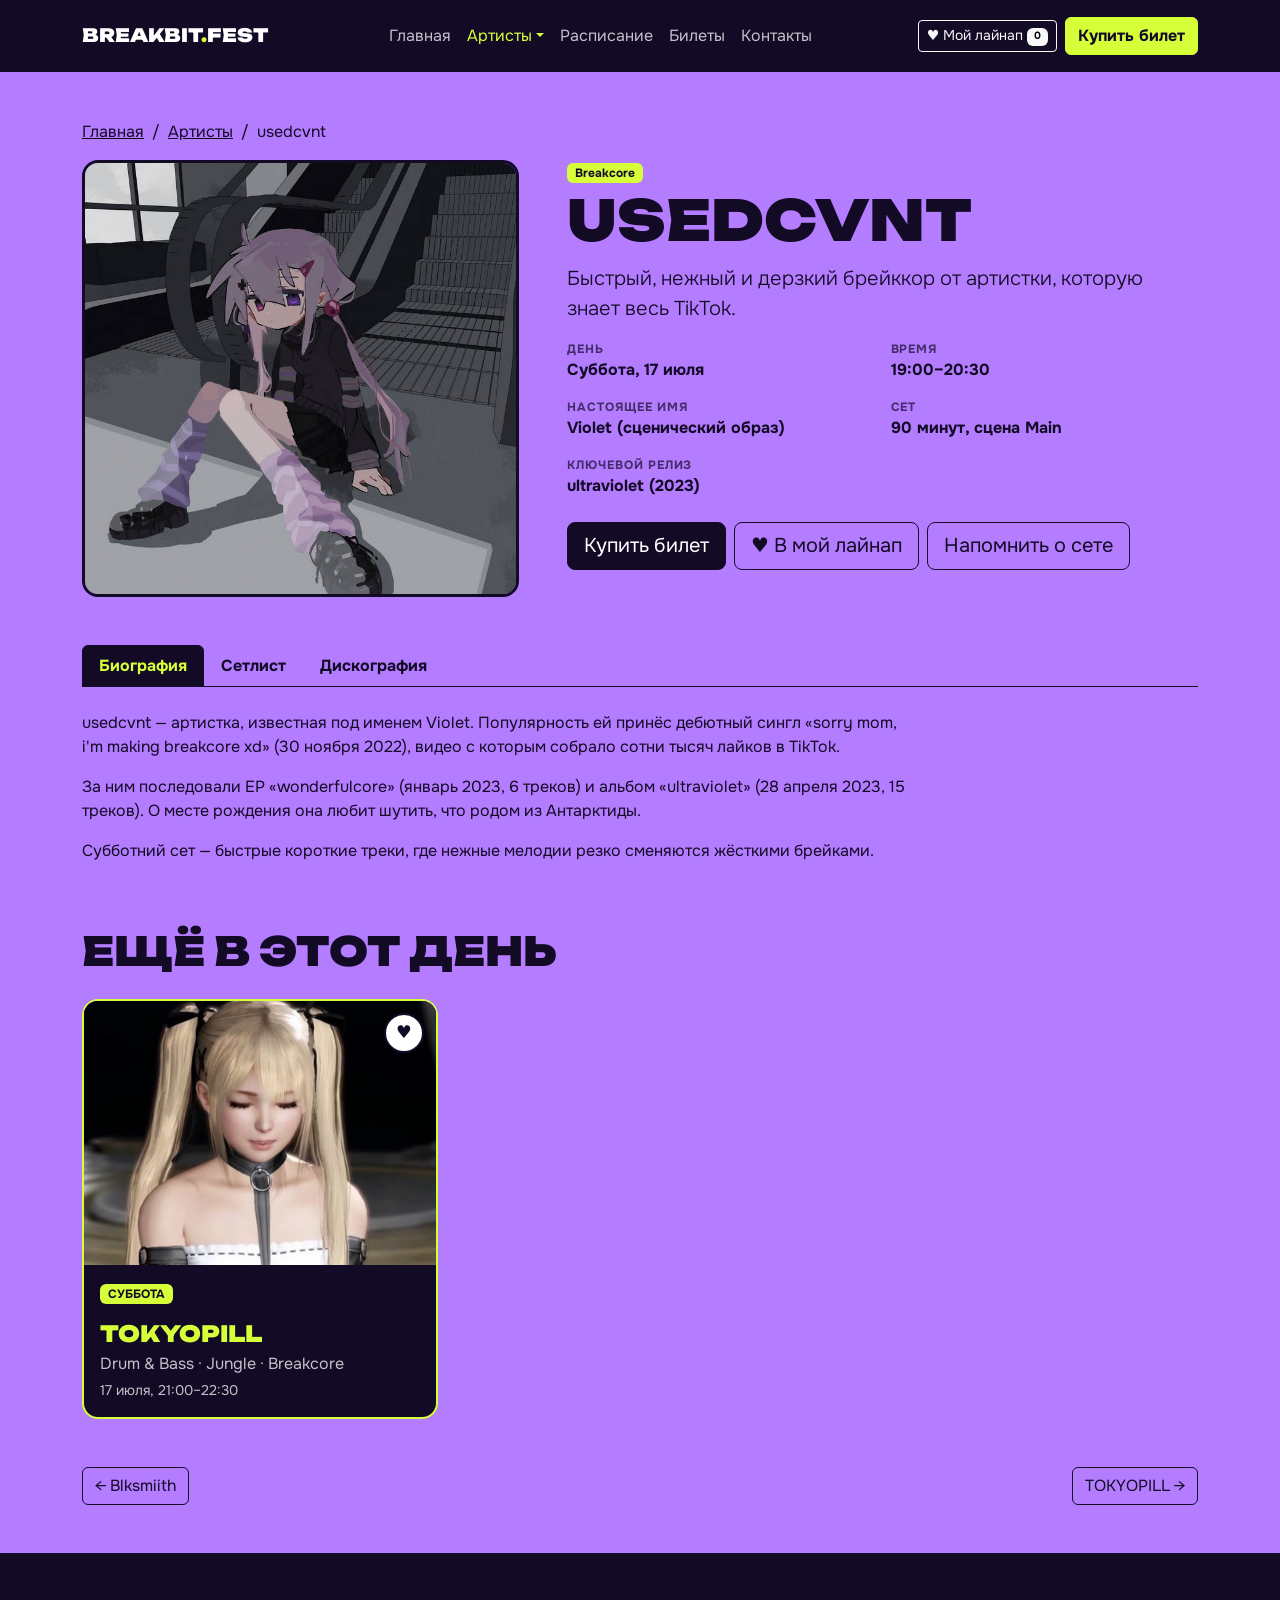
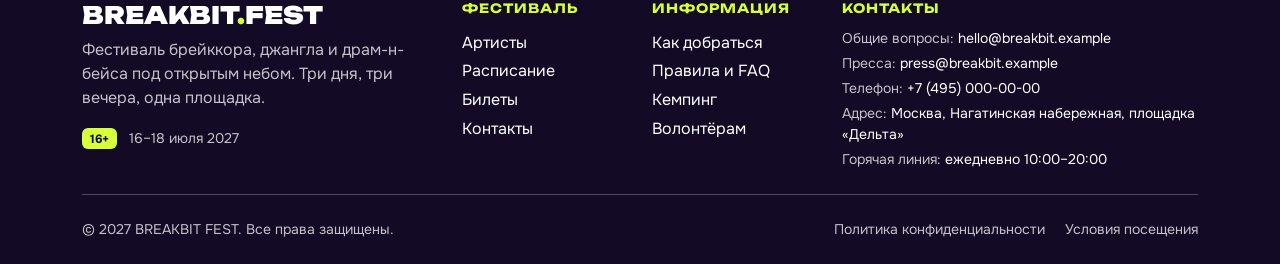
<file: artist-usedcvnt.html>
<!DOCTYPE html>
<html lang="ru">
<head>
  <meta charset="UTF-8">
  <meta name="viewport" content="width=device-width, initial-scale=1.0">
  <title>usedcvnt — BREAKBIT FEST</title>
  <meta name="description" content="usedcvnt на BREAKBIT FEST: биография, сетлист и дискография. Суббота, 17 июля 2027.">

  <!-- Шрифты Google Fonts: Unbounded (заголовки) и Onest (текст) -->
  <link rel="preconnect" href="https://fonts.googleapis.com">
  <link rel="preconnect" href="https://fonts.gstatic.com" crossorigin>
  <link href="https://fonts.googleapis.com/css2?family=Onest:wght@400;500;700&family=Unbounded:wght@700;900&display=swap" rel="stylesheet">

  <!-- Bootstrap CSS (локально), затем собственный файл custom.css -->
  <link rel="stylesheet" href="vendor/bootstrap/css/bootstrap.min.css">
  <link rel="stylesheet" href="css/custom.css">
</head>
<body class="page d-flex flex-column">

  <header class="header bg-dark text-white" id="top">
    <nav class="navbar navbar-expand-lg navbar-dark py-3" aria-label="Основная навигация">
      <div class="container">
        <a class="navbar-brand header__logo" href="index.html">BREAKBIT<span class="header__logo-accent">.</span>FEST</a>

        <button class="navbar-toggler" type="button" data-bs-toggle="collapse" data-bs-target="#mainNavbar" aria-controls="mainNavbar" aria-expanded="false" aria-label="Открыть меню">
          <span class="navbar-toggler-icon"></span>
        </button>

        <div class="collapse navbar-collapse" id="mainNavbar">
          <ul class="navbar-nav mx-lg-auto mb-3 mb-lg-0">
            <li class="nav-item"><a class="nav-link" href="index.html">Главная</a></li>
            <li class="nav-item dropdown">
              <a class="nav-link dropdown-toggle active" href="artists.html" role="button" data-bs-toggle="dropdown" aria-expanded="false">Артисты</a>
              <ul class="dropdown-menu">
                <li><a class="dropdown-item" href="artists.html">Все артисты</a></li>
                <li><hr class="dropdown-divider"></li>
                <li><a class="dropdown-item" href="artists.html?day=fri">Пятница, 16 июля</a></li>
                <li><a class="dropdown-item" href="artists.html?day=sat">Суббота, 17 июля</a></li>
                <li><a class="dropdown-item" href="artists.html?day=sun">Воскресенье, 18 июля</a></li>
              </ul>
            </li>
            <li class="nav-item"><a class="nav-link" href="schedule.html">Расписание</a></li>
            <li class="nav-item"><a class="nav-link" href="tickets.html">Билеты</a></li>
            <li class="nav-item"><a class="nav-link" href="contacts.html">Контакты</a></li>
          </ul>
          <div class="d-flex flex-wrap align-items-center gap-2">
            <a class="btn btn-outline-light btn-sm" href="schedule.html#my-lineup">♥ Мой лайнап <span class="badge text-bg-light" data-fav-count>0</span></a>
            <a class="btn btn-accent" href="tickets.html">Купить билет</a>
          </div>
        </div>
      </div>
    </nav>
  </header>

  <main class="flex-grow-1" id="content">
    <div class="container py-5">
    <nav aria-label="breadcrumb"><ol class="breadcrumb"><li class="breadcrumb-item"><a href="index.html">Главная</a></li><li class="breadcrumb-item"><a href="artists.html">Артисты</a></li><li class="breadcrumb-item active" aria-current="page">usedcvnt</li></ol></nav>

      <div class="row g-4 g-lg-5 align-items-start">
        <div class="col-12 col-md-6 col-lg-5">
          <div class="photo photo--large rounded-4" data-photo="usedcvnt">
          <span class="photo__fallback">UC</span>
          <img class="photo__img" src="images/artists/usedcvnt.jpg" alt="usedcvnt — фото артиста" loading="lazy" onerror="this.remove()">
        </div>
        </div>
        <div class="col-12 col-lg-7">
          <p class="mb-2"><span class="badge artist-card__day me-1">Breakcore</span></p>
          <h1 class="artist-title text-uppercase mb-3">usedcvnt</h1>
          <p class="lead">Быстрый, нежный и дерзкий брейккор от артистки, которую знает весь TikTok.</p>
          <dl class="row g-3 mb-4"><div class="col-12 col-sm-6"><dt class="fact__label">День</dt><dd class="fact__value">Суббота, 17 июля</dd></div><div class="col-12 col-sm-6"><dt class="fact__label">Время</dt><dd class="fact__value">19:00–20:30</dd></div><div class="col-12 col-sm-6"><dt class="fact__label">Настоящее имя</dt><dd class="fact__value">Violet (сценический образ)</dd></div><div class="col-12 col-sm-6"><dt class="fact__label">Сет</dt><dd class="fact__value">90 минут, сцена Main</dd></div><div class="col-12 col-sm-6"><dt class="fact__label">Ключевой релиз</dt><dd class="fact__value">ultraviolet (2023)</dd></div></dl>
          <div class="d-flex flex-wrap gap-2">
            <a class="btn btn-primary btn-lg" href="tickets.html">Купить билет</a>
            <button class="btn btn-outline-primary btn-lg fav-toggle" type="button" data-fav="usedcvnt" aria-pressed="false">♥ <span data-fav-text>В мой лайнап</span></button>
            <button class="btn btn-outline-primary btn-lg" type="button" data-bs-toggle="modal" data-bs-target="#remindModal" data-artist="usedcvnt">Напомнить о сете</button>
          </div>
        </div>
      </div>

      <ul class="nav nav-tabs artist-tabs mt-5" id="artistTabs" role="tablist">
        <li class="nav-item" role="presentation"><button class="nav-link active" id="tab-bio" data-bs-toggle="tab" data-bs-target="#pane-bio" type="button" role="tab" aria-controls="pane-bio" aria-selected="true">Биография</button></li>
        <li class="nav-item" role="presentation"><button class="nav-link" id="tab-set" data-bs-toggle="tab" data-bs-target="#pane-set" type="button" role="tab" aria-controls="pane-set" aria-selected="false">Сетлист</button></li>
        <li class="nav-item" role="presentation"><button class="nav-link" id="tab-disc" data-bs-toggle="tab" data-bs-target="#pane-disc" type="button" role="tab" aria-controls="pane-disc" aria-selected="false">Дискография</button></li>
      </ul>
      <div class="tab-content pt-4">
        <div class="tab-pane fade show active" id="pane-bio" role="tabpanel" aria-labelledby="tab-bio" tabindex="0"><div class="row"><div class="col-12 col-lg-9"><p>usedcvnt — артистка, известная под именем Violet. Популярность ей принёс дебютный сингл «sorry mom, i&#x27;m making breakcore xd» (30 ноября 2022), видео с которым собрало сотни тысяч лайков в TikTok.</p><p>За ним последовали EP «wonderfulcore» (январь 2023, 6 треков) и альбом «ultraviolet» (28 апреля 2023, 15 треков). О месте рождения она любит шутить, что родом из Антарктиды.</p><p>Субботний сет — быстрые короткие треки, где нежные мелодии резко сменяются жёсткими брейками.</p></div></div></div>
        <div class="tab-pane fade" id="pane-set" role="tabpanel" aria-labelledby="tab-set" tabindex="0">
          <div class="row"><div class="col-12 col-lg-9">
            <ol class="list-group list-group-numbered setlist"><li class="list-group-item d-flex justify-content-between align-items-start gap-3"><span>inhuman</span><span class="small opacity-75 text-end">ultraviolet</span></li><li class="list-group-item d-flex justify-content-between align-items-start gap-3"><span>143 ways to lose urself</span><span class="small opacity-75 text-end">ultraviolet</span></li><li class="list-group-item d-flex justify-content-between align-items-start gap-3"><span>kittens</span><span class="small opacity-75 text-end">ultraviolet</span></li><li class="list-group-item d-flex justify-content-between align-items-start gap-3"><span>you&#x27;re my friend now</span><span class="small opacity-75 text-end">ultraviolet</span></li><li class="list-group-item d-flex justify-content-between align-items-start gap-3"><span>sorry mom, i&#x27;m making breakcore xd</span><span class="small opacity-75 text-end">ultraviolet</span></li><li class="list-group-item d-flex justify-content-between align-items-start gap-3"><span>yours forever</span><span class="small opacity-75 text-end">ultraviolet</span></li><li class="list-group-item d-flex justify-content-between align-items-start gap-3"><span>wonderfulcore</span><span class="small opacity-75 text-end">wonderfulcore</span></li><li class="list-group-item d-flex justify-content-between align-items-start gap-3"><span>wake up Violet</span><span class="small opacity-75 text-end">wonderfulcore</span></li><li class="list-group-item d-flex justify-content-between align-items-start gap-3"><span>wonderful ending, see u later</span><span class="small opacity-75 text-end">wonderfulcore</span></li></ol>
            <p class="small mt-3 mb-0">Программа сета может измениться: артисты играют новые версии и неизданные треки.</p>
          </div></div>
        </div>
        <div class="tab-pane fade" id="pane-disc" role="tabpanel" aria-labelledby="tab-disc" tabindex="0"><div class="row g-4"><div class="col-12 col-md-6"><article class="card h-100 border-2 border-dark bg-transparent rounded-4"><div class="card-body">
            <div class="d-flex justify-content-between align-items-start gap-2"><h3 class="h5 mb-1">wonderfulcore</h3><span class="badge text-bg-dark">2023</span></div>
            <p class="small fw-bold mb-2">EP · 6 треков</p><p class="mb-0">«i need 2 feel reality», «wonderfulcore», «wake up Violet».</p></div></article></div><div class="col-12 col-md-6"><article class="card h-100 border-2 border-dark bg-transparent rounded-4"><div class="card-body">
            <div class="d-flex justify-content-between align-items-start gap-2"><h3 class="h5 mb-1">ultraviolet</h3><span class="badge text-bg-dark">2023</span></div>
            <p class="small fw-bold mb-2">Альбом · 15 треков</p><p class="mb-0">От «inhuman» до «disappearing until i feel better».</p></div></article></div></div></div>
      </div>

      <h2 class="section-title text-uppercase mt-5 mb-4">Ещё в этот день</h2>
      <div class="row g-4">
<div class="col-12 col-md-6 col-lg-4">
            <article class="artist-card card h-100 bg-transparent text-white border-2 rounded-4 overflow-hidden position-relative">
              <div class="photo photo--card" data-photo="tokyopill">
          <span class="photo__fallback">TP</span>
          <img class="photo__img" src="images/artists/tokyopill.jpg" alt="TOKYOPILL — фото артиста" loading="lazy" onerror="this.remove()">
        </div>
              <button class="fav-btn" type="button" data-fav="tokyopill" aria-pressed="false" aria-label="Добавить TOKYOPILL в мой лайнап">♥</button>
              <div class="card-body">
                <span class="badge artist-card__day text-uppercase">Суббота</span>
                <h3 class="artist-card__name text-uppercase mt-3 mb-1"><a class="stretched-link" href="artist-tokyopill.html">TOKYOPILL</a></h3>
                <p class="mb-1 opacity-75">Drum & Bass · Jungle · Breakcore</p>
                <p class="small mb-0 opacity-75">17 июля, 21:00–22:30</p>
              </div>
            </article>
          </div>
      </div>

      <nav class="d-flex justify-content-between gap-3 mt-5" aria-label="Навигация по артистам">
        <a class="btn btn-outline-primary" href="artist-blksmiith.html" rel="prev">← Blksmiith</a>
        <a class="btn btn-outline-primary" href="artist-tokyopill.html" rel="next">TOKYOPILL →</a>
      </nav>
    </div>
  </main>

  <footer class="footer bg-dark text-white pt-5 pb-4" id="footer">
    <div class="container">
      <div class="row g-4">
        <div class="col-12 col-lg-4">
          <p class="footer__brand h4 mb-2">BREAKBIT<span class="header__logo-accent">.</span>FEST</p>
          <p class="opacity-75 mb-3">Фестиваль брейккора, джангла и драм-н-бейса под открытым небом. Три дня, три вечера, одна площадка.</p>
          <p class="mb-0"><span class="badge footer__age">16+</span> <span class="small opacity-75 ms-2">16–18 июля 2027</span></p>
        </div>

        <div class="col-6 col-md-3 col-lg-2">
          <h2 class="footer__title">Фестиваль</h2>
          <ul class="list-unstyled mb-0">
            <li><a class="footer__link" href="artists.html">Артисты</a></li>
            <li><a class="footer__link" href="schedule.html">Расписание</a></li>
            <li><a class="footer__link" href="tickets.html">Билеты</a></li>
            <li><a class="footer__link" href="contacts.html">Контакты</a></li>
          </ul>
        </div>

        <div class="col-6 col-md-3 col-lg-2">
          <h2 class="footer__title">Информация</h2>
          <ul class="list-unstyled mb-0">
            <li><a class="footer__link" href="contacts.html#map">Как добраться</a></li>
            <li><a class="footer__link" href="contacts.html#faq">Правила и FAQ</a></li>
            <li><a class="footer__link" href="tickets.html#tariffs">Кемпинг</a></li>
            <li><a class="footer__link" href="contacts.html#feedback">Волонтёрам</a></li>
          </ul>
        </div>

        <div class="col-12 col-md-6 col-lg-4">
          <h2 class="footer__title">Контакты</h2>
          <ul class="list-unstyled mb-0 small">
            <li class="mb-1"><span class="opacity-75">Общие вопросы:</span> <a class="footer__link d-inline text-break" href="mailto:hello@breakbit.example">hello@breakbit.example</a></li>
            <li class="mb-1"><span class="opacity-75">Пресса:</span> <a class="footer__link d-inline text-break" href="mailto:press@breakbit.example">press@breakbit.example</a></li>
            <li class="mb-1"><span class="opacity-75">Телефон:</span> <a class="footer__link d-inline" href="tel:+74950000000">+7 (495) 000-00-00</a></li>
            <li class="mb-1"><span class="opacity-75">Адрес:</span> Москва, Нагатинская набережная, площадка «Дельта»</li>
            <li><span class="opacity-75">Горячая линия:</span> ежедневно 10:00–20:00</li>
          </ul>
        </div>
      </div>

      <hr class="footer__line my-4">

      <div class="row g-2 small opacity-75 align-items-center">
        <div class="col-12 col-md-6">
          <p class="mb-0">© 2027 BREAKBIT FEST. Все права защищены.</p>
        </div>
        <div class="col-12 col-md-6 text-md-end">
          <a class="footer__link d-inline me-3" href="privacy.html">Политика конфиденциальности</a>
          <a class="footer__link d-inline" href="privacy.html#terms">Условия посещения</a>
        </div>
      </div>
    </div>
  </footer>

  <div class="modal fade" id="remindModal" tabindex="-1" aria-labelledby="remindModalTitle" aria-hidden="true">
    <div class="modal-dialog modal-dialog-centered">
      <div class="modal-content">
        <div class="modal-header">
          <h2 class="modal-title h5" id="remindModalTitle">Напомнить о выступлении</h2>
          <button type="button" class="btn-close" data-bs-dismiss="modal" aria-label="Закрыть"></button>
        </div>
        <form class="needs-validation" id="remind-form" action="#" method="post" novalidate data-success-text="Готово! Напомним о сете за день до выступления.">
          <div class="modal-body">
            <p class="mb-3">Артист: <strong id="remind-artist">usedcvnt</strong></p>
            <div class="mb-3">
              <label for="remind-email" class="form-label">E-mail *</label>
              <input id="remind-email" name="email" type="email" class="form-control" placeholder="example@mail.ru" required>
              <div class="invalid-feedback">Введите корректный e-mail.</div>
            </div>
            <div class="form-check">
              <input id="remind-agree" name="agreement" class="form-check-input" type="checkbox" required>
              <label class="form-check-label" for="remind-agree">Согласен на обработку данных *</label>
              <div class="invalid-feedback">Нужно ваше согласие.</div>
            </div>
          </div>
          <div class="modal-footer">
            <button type="button" class="btn btn-outline-primary" data-bs-dismiss="modal">Отмена</button>
            <button type="submit" class="btn btn-primary">Напомнить</button>
          </div>
        </form>
      </div>
    </div>
  </div>
  <div class="toast-container position-fixed bottom-0 end-0 p-3">
    <div class="toast text-bg-dark border-0" id="siteToast" role="status" aria-live="polite" aria-atomic="true">
      <div class="d-flex">
        <div class="toast-body" id="siteToastText">Готово!</div>
        <button type="button" class="btn-close btn-close-white me-2 m-auto" data-bs-dismiss="toast" aria-label="Закрыть"></button>
      </div>
    </div>
  </div>

  <script src="vendor/bootstrap/js/bootstrap.bundle.min.js"></script>
  <script src="js/data.js"></script>
  <script src="js/main.js"></script>
</body>
</html>
</file>
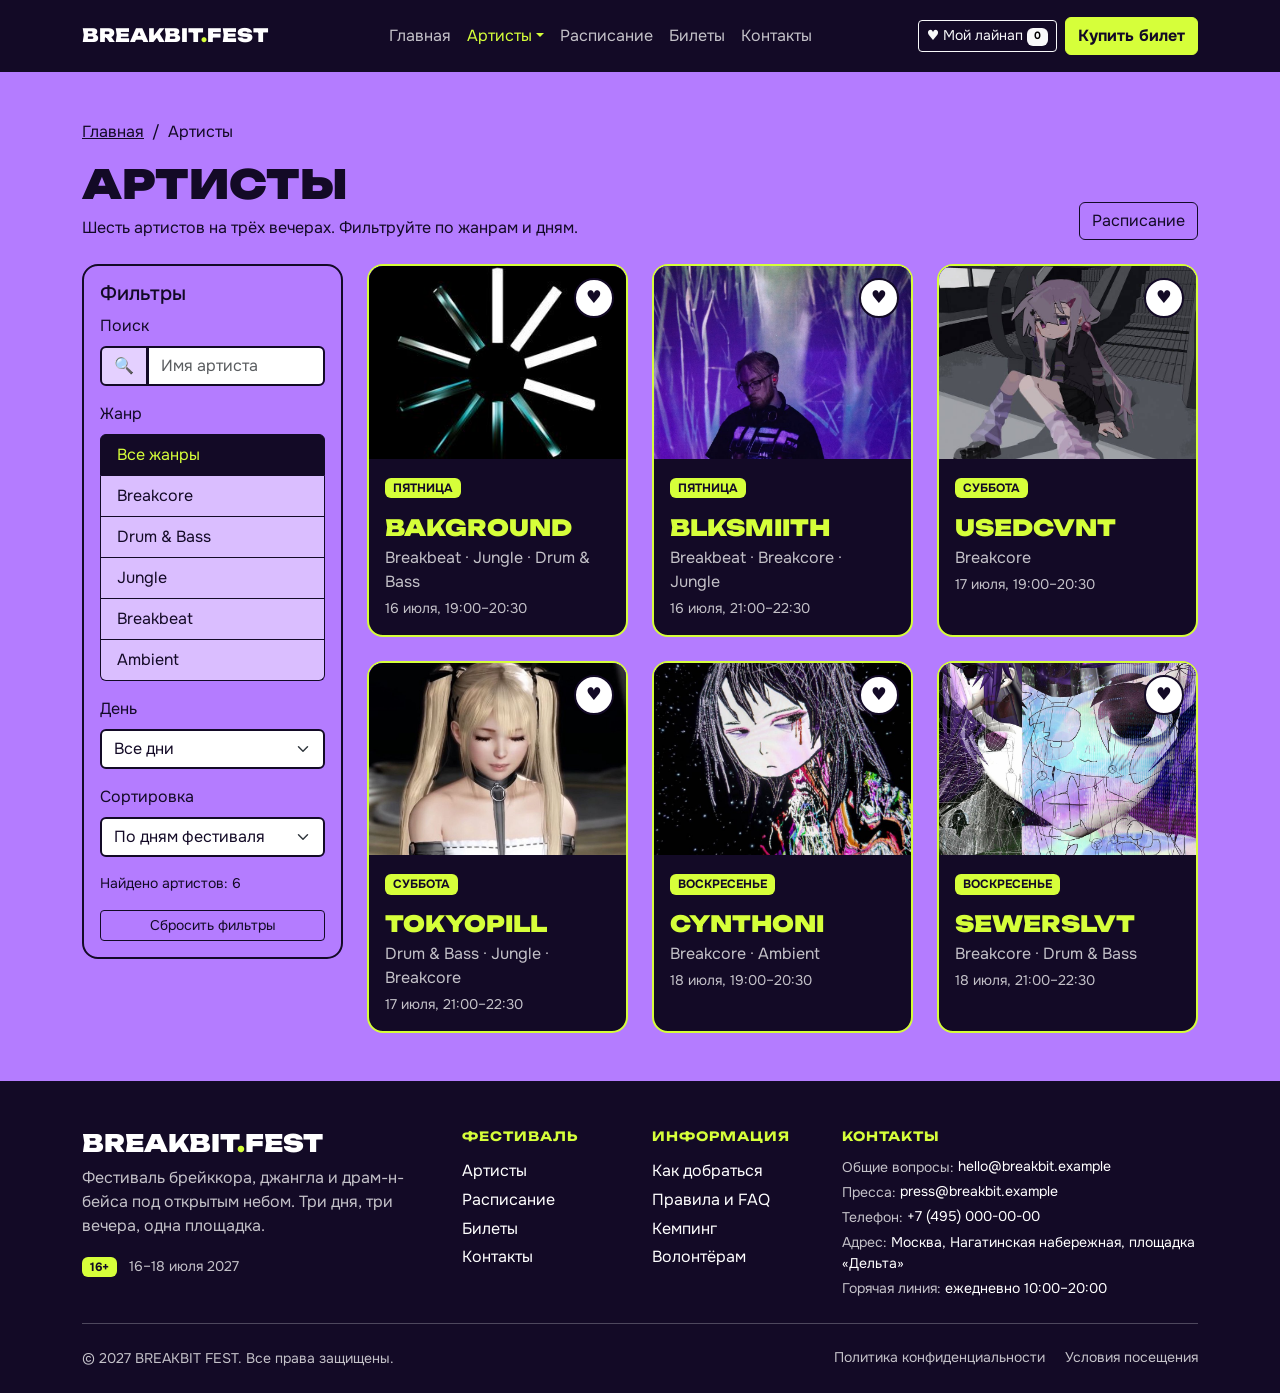
<file: artists.html>
<!DOCTYPE html>
<html lang="ru">
<head>
  <meta charset="UTF-8">
  <meta name="viewport" content="width=device-width, initial-scale=1.0">
  <title>Артисты — BREAKBIT FEST</title>
  <meta name="description" content="Артисты BREAKBIT FEST: BAKGROUND, Blksmiith, TOKYOPILL, usedcvnt, sewerslvt, Cynthoni.">

  <!-- Шрифты Google Fonts: Unbounded (заголовки) и Onest (текст) -->
  <link rel="preconnect" href="https://fonts.googleapis.com">
  <link rel="preconnect" href="https://fonts.gstatic.com" crossorigin>
  <link href="https://fonts.googleapis.com/css2?family=Onest:wght@400;500;700&family=Unbounded:wght@700;900&display=swap" rel="stylesheet">

  <!-- Bootstrap CSS (локально), затем собственный файл custom.css -->
  <link rel="stylesheet" href="vendor/bootstrap/css/bootstrap.min.css">
  <link rel="stylesheet" href="css/custom.css">
</head>
<body class="page d-flex flex-column">

  <header class="header bg-dark text-white" id="top">
    <nav class="navbar navbar-expand-lg navbar-dark py-3" aria-label="Основная навигация">
      <div class="container">
        <a class="navbar-brand header__logo" href="index.html">BREAKBIT<span class="header__logo-accent">.</span>FEST</a>

        <button class="navbar-toggler" type="button" data-bs-toggle="collapse" data-bs-target="#mainNavbar" aria-controls="mainNavbar" aria-expanded="false" aria-label="Открыть меню">
          <span class="navbar-toggler-icon"></span>
        </button>

        <div class="collapse navbar-collapse" id="mainNavbar">
          <ul class="navbar-nav mx-lg-auto mb-3 mb-lg-0">
            <li class="nav-item"><a class="nav-link" href="index.html">Главная</a></li>
            <li class="nav-item dropdown">
              <a class="nav-link dropdown-toggle active" href="artists.html" role="button" data-bs-toggle="dropdown" aria-expanded="false">Артисты</a>
              <ul class="dropdown-menu">
                <li><a class="dropdown-item" href="artists.html">Все артисты</a></li>
                <li><hr class="dropdown-divider"></li>
                <li><a class="dropdown-item" href="artists.html?day=fri">Пятница, 16 июля</a></li>
                <li><a class="dropdown-item" href="artists.html?day=sat">Суббота, 17 июля</a></li>
                <li><a class="dropdown-item" href="artists.html?day=sun">Воскресенье, 18 июля</a></li>
              </ul>
            </li>
            <li class="nav-item"><a class="nav-link" href="schedule.html">Расписание</a></li>
            <li class="nav-item"><a class="nav-link" href="tickets.html">Билеты</a></li>
            <li class="nav-item"><a class="nav-link" href="contacts.html">Контакты</a></li>
          </ul>
          <div class="d-flex flex-wrap align-items-center gap-2">
            <a class="btn btn-outline-light btn-sm" href="schedule.html#my-lineup">♥ Мой лайнап <span class="badge text-bg-light" data-fav-count>0</span></a>
            <a class="btn btn-accent" href="tickets.html">Купить билет</a>
          </div>
        </div>
      </div>
    </nav>
  </header>

  <main class="flex-grow-1" id="content">
    <div class="container py-5">
    <nav aria-label="breadcrumb"><ol class="breadcrumb"><li class="breadcrumb-item"><a href="index.html">Главная</a></li><li class="breadcrumb-item active" aria-current="page">Артисты</li></ol></nav>

      <div class="d-flex flex-wrap justify-content-between align-items-end gap-3 mb-4">
        <div>
          <h1 class="section-title text-uppercase mb-2">Артисты</h1>
          <p class="mb-0">Шесть артистов на трёх вечерах. Фильтруйте по жанрам и дням.</p>
        </div>
        <a class="btn btn-outline-primary" href="schedule.html">Расписание</a>
      </div>

      <div class="row g-4">
        <aside class="col-12 col-lg-3" aria-label="Фильтры">
          <div class="card sticky-panel border-2 border-dark bg-transparent rounded-4">
            <div class="card-body">
              <h2 class="h5 card-title">Фильтры</h2>

              <label class="form-label" for="artist-search">Поиск</label>
              <div class="input-group mb-3">
                <span class="input-group-text" aria-hidden="true">🔍</span>
                <input class="form-control" id="artist-search" type="search" placeholder="Имя артиста">
              </div>

              <p class="form-label mb-2">Жанр</p>
              <div class="list-group mb-3" id="genreFilter"><button type="button" class="list-group-item list-group-item-action active" data-genre="all" aria-current="true">Все жанры</button><button type="button" class="list-group-item list-group-item-action" data-genre="breakcore">Breakcore</button><button type="button" class="list-group-item list-group-item-action" data-genre="dnb">Drum & Bass</button><button type="button" class="list-group-item list-group-item-action" data-genre="jungle">Jungle</button><button type="button" class="list-group-item list-group-item-action" data-genre="breakbeat">Breakbeat</button><button type="button" class="list-group-item list-group-item-action" data-genre="ambient">Ambient</button></div>

              <label class="form-label" for="artist-day">День</label>
              <select class="form-select mb-3" id="artist-day">
                <option value="all" selected>Все дни</option>
                <option value="fri">Пятница, 16 июля</option>
                <option value="sat">Суббота, 17 июля</option>
                <option value="sun">Воскресенье, 18 июля</option>
              </select>

              <label class="form-label" for="artist-sort">Сортировка</label>
              <select class="form-select mb-3" id="artist-sort">
                <option value="day" selected>По дням фестиваля</option>
                <option value="name">По алфавиту</option>
              </select>

              <p class="small mb-3" id="artist-count" aria-live="polite">Найдено артистов: 6</p>
              <button class="btn btn-outline-primary btn-sm w-100" type="button" id="artist-reset">Сбросить фильтры</button>
            </div>
          </div>
        </aside>

        <section class="col-12 col-lg-9" aria-label="Список артистов">
          <div class="row g-4" id="artistList">
<div class="col-12 col-sm-6 col-xl-4 artist-item" data-name="bakground" data-day="fri" data-genres="breakbeat jungle dnb" data-order="0">
            <article class="artist-card card h-100 bg-transparent text-white border-2 rounded-4 overflow-hidden position-relative">
              <div class="photo photo--card" data-photo="bakground">
          <span class="photo__fallback">BG</span>
          <img class="photo__img" src="images/artists/bakground.jpg" alt="BAKGROUND — фото артиста" loading="lazy" onerror="this.remove()">
        </div>
              <button class="fav-btn" type="button" data-fav="bakground" aria-pressed="false" aria-label="Добавить BAKGROUND в мой лайнап">♥</button>
              <div class="card-body">
                <span class="badge artist-card__day text-uppercase">Пятница</span>
                <h3 class="artist-card__name text-uppercase mt-3 mb-1"><a class="stretched-link" href="artist-bakground.html">BAKGROUND</a></h3>
                <p class="mb-1 opacity-75">Breakbeat · Jungle · Drum & Bass</p>
                <p class="small mb-0 opacity-75">16 июля, 19:00–20:30</p>
              </div>
            </article>
          </div>
<div class="col-12 col-sm-6 col-xl-4 artist-item" data-name="blksmiith" data-day="fri" data-genres="breakbeat breakcore jungle" data-order="1">
            <article class="artist-card card h-100 bg-transparent text-white border-2 rounded-4 overflow-hidden position-relative">
              <div class="photo photo--card" data-photo="blksmiith">
          <span class="photo__fallback">BS</span>
          <img class="photo__img" src="images/artists/blksmiith.jpg" alt="Blksmiith — фото артиста" loading="lazy" onerror="this.remove()">
        </div>
              <button class="fav-btn" type="button" data-fav="blksmiith" aria-pressed="false" aria-label="Добавить Blksmiith в мой лайнап">♥</button>
              <div class="card-body">
                <span class="badge artist-card__day text-uppercase">Пятница</span>
                <h3 class="artist-card__name text-uppercase mt-3 mb-1"><a class="stretched-link" href="artist-blksmiith.html">Blksmiith</a></h3>
                <p class="mb-1 opacity-75">Breakbeat · Breakcore · Jungle</p>
                <p class="small mb-0 opacity-75">16 июля, 21:00–22:30</p>
              </div>
            </article>
          </div>
<div class="col-12 col-sm-6 col-xl-4 artist-item" data-name="usedcvnt" data-day="sat" data-genres="breakcore" data-order="2">
            <article class="artist-card card h-100 bg-transparent text-white border-2 rounded-4 overflow-hidden position-relative">
              <div class="photo photo--card" data-photo="usedcvnt">
          <span class="photo__fallback">UC</span>
          <img class="photo__img" src="images/artists/usedcvnt.jpg" alt="usedcvnt — фото артиста" loading="lazy" onerror="this.remove()">
        </div>
              <button class="fav-btn" type="button" data-fav="usedcvnt" aria-pressed="false" aria-label="Добавить usedcvnt в мой лайнап">♥</button>
              <div class="card-body">
                <span class="badge artist-card__day text-uppercase">Суббота</span>
                <h3 class="artist-card__name text-uppercase mt-3 mb-1"><a class="stretched-link" href="artist-usedcvnt.html">usedcvnt</a></h3>
                <p class="mb-1 opacity-75">Breakcore</p>
                <p class="small mb-0 opacity-75">17 июля, 19:00–20:30</p>
              </div>
            </article>
          </div>
<div class="col-12 col-sm-6 col-xl-4 artist-item" data-name="tokyopill" data-day="sat" data-genres="dnb jungle breakcore" data-order="3">
            <article class="artist-card card h-100 bg-transparent text-white border-2 rounded-4 overflow-hidden position-relative">
              <div class="photo photo--card" data-photo="tokyopill">
          <span class="photo__fallback">TP</span>
          <img class="photo__img" src="images/artists/tokyopill.jpg" alt="TOKYOPILL — фото артиста" loading="lazy" onerror="this.remove()">
        </div>
              <button class="fav-btn" type="button" data-fav="tokyopill" aria-pressed="false" aria-label="Добавить TOKYOPILL в мой лайнап">♥</button>
              <div class="card-body">
                <span class="badge artist-card__day text-uppercase">Суббота</span>
                <h3 class="artist-card__name text-uppercase mt-3 mb-1"><a class="stretched-link" href="artist-tokyopill.html">TOKYOPILL</a></h3>
                <p class="mb-1 opacity-75">Drum & Bass · Jungle · Breakcore</p>
                <p class="small mb-0 opacity-75">17 июля, 21:00–22:30</p>
              </div>
            </article>
          </div>
<div class="col-12 col-sm-6 col-xl-4 artist-item" data-name="cynthoni" data-day="sun" data-genres="breakcore ambient" data-order="4">
            <article class="artist-card card h-100 bg-transparent text-white border-2 rounded-4 overflow-hidden position-relative">
              <div class="photo photo--card" data-photo="cynthoni">
          <span class="photo__fallback">CY</span>
          <img class="photo__img" src="images/artists/cynthoni.jpg" alt="Cynthoni — фото артиста" loading="lazy" onerror="this.remove()">
        </div>
              <button class="fav-btn" type="button" data-fav="cynthoni" aria-pressed="false" aria-label="Добавить Cynthoni в мой лайнап">♥</button>
              <div class="card-body">
                <span class="badge artist-card__day text-uppercase">Воскресенье</span>
                <h3 class="artist-card__name text-uppercase mt-3 mb-1"><a class="stretched-link" href="artist-cynthoni.html">Cynthoni</a></h3>
                <p class="mb-1 opacity-75">Breakcore · Ambient</p>
                <p class="small mb-0 opacity-75">18 июля, 19:00–20:30</p>
              </div>
            </article>
          </div>
<div class="col-12 col-sm-6 col-xl-4 artist-item" data-name="sewerslvt" data-day="sun" data-genres="breakcore dnb" data-order="5">
            <article class="artist-card card h-100 bg-transparent text-white border-2 rounded-4 overflow-hidden position-relative">
              <div class="photo photo--card" data-photo="sewerslvt">
          <span class="photo__fallback">Jvnko</span>
          <img class="photo__img" src="images/artists/sewerslvt.jpg" alt="sewerslvt — маскот jvnko" loading="lazy" onerror="this.remove()">
        </div>
              <button class="fav-btn" type="button" data-fav="sewerslvt" aria-pressed="false" aria-label="Добавить sewerslvt в мой лайнап">♥</button>
              <div class="card-body">
                <span class="badge artist-card__day text-uppercase">Воскресенье</span>
                <h3 class="artist-card__name text-uppercase mt-3 mb-1"><a class="stretched-link" href="artist-sewerslvt.html">sewerslvt</a></h3>
                <p class="mb-1 opacity-75">Breakcore · Drum & Bass</p>
                <p class="small mb-0 opacity-75">18 июля, 21:00–22:30</p>
              </div>
            </article>
          </div>
          </div>
          <div class="alert alert-secondary mt-4 d-none" id="artist-empty" role="status">Ничего не найдено. Измените поиск или фильтры.</div>
        </section>
      </div>
    </div>
  </main>

  <footer class="footer bg-dark text-white pt-5 pb-4" id="footer">
    <div class="container">
      <div class="row g-4">
        <div class="col-12 col-lg-4">
          <p class="footer__brand h4 mb-2">BREAKBIT<span class="header__logo-accent">.</span>FEST</p>
          <p class="opacity-75 mb-3">Фестиваль брейккора, джангла и драм-н-бейса под открытым небом. Три дня, три вечера, одна площадка.</p>
          <p class="mb-0"><span class="badge footer__age">16+</span> <span class="small opacity-75 ms-2">16–18 июля 2027</span></p>
        </div>

        <div class="col-6 col-md-3 col-lg-2">
          <h2 class="footer__title">Фестиваль</h2>
          <ul class="list-unstyled mb-0">
            <li><a class="footer__link" href="artists.html">Артисты</a></li>
            <li><a class="footer__link" href="schedule.html">Расписание</a></li>
            <li><a class="footer__link" href="tickets.html">Билеты</a></li>
            <li><a class="footer__link" href="contacts.html">Контакты</a></li>
          </ul>
        </div>

        <div class="col-6 col-md-3 col-lg-2">
          <h2 class="footer__title">Информация</h2>
          <ul class="list-unstyled mb-0">
            <li><a class="footer__link" href="contacts.html#map">Как добраться</a></li>
            <li><a class="footer__link" href="contacts.html#faq">Правила и FAQ</a></li>
            <li><a class="footer__link" href="tickets.html#tariffs">Кемпинг</a></li>
            <li><a class="footer__link" href="contacts.html#feedback">Волонтёрам</a></li>
          </ul>
        </div>

        <div class="col-12 col-md-6 col-lg-4">
          <h2 class="footer__title">Контакты</h2>
          <ul class="list-unstyled mb-0 small">
            <li class="mb-1"><span class="opacity-75">Общие вопросы:</span> <a class="footer__link d-inline text-break" href="mailto:hello@breakbit.example">hello@breakbit.example</a></li>
            <li class="mb-1"><span class="opacity-75">Пресса:</span> <a class="footer__link d-inline text-break" href="mailto:press@breakbit.example">press@breakbit.example</a></li>
            <li class="mb-1"><span class="opacity-75">Телефон:</span> <a class="footer__link d-inline" href="tel:+74950000000">+7 (495) 000-00-00</a></li>
            <li class="mb-1"><span class="opacity-75">Адрес:</span> Москва, Нагатинская набережная, площадка «Дельта»</li>
            <li><span class="opacity-75">Горячая линия:</span> ежедневно 10:00–20:00</li>
          </ul>
        </div>
      </div>

      <hr class="footer__line my-4">

      <div class="row g-2 small opacity-75 align-items-center">
        <div class="col-12 col-md-6">
          <p class="mb-0">© 2027 BREAKBIT FEST. Все права защищены.</p>
        </div>
        <div class="col-12 col-md-6 text-md-end">
          <a class="footer__link d-inline me-3" href="privacy.html">Политика конфиденциальности</a>
          <a class="footer__link d-inline" href="privacy.html#terms">Условия посещения</a>
        </div>
      </div>
    </div>
  </footer>

  <div class="toast-container position-fixed bottom-0 end-0 p-3">
    <div class="toast text-bg-dark border-0" id="siteToast" role="status" aria-live="polite" aria-atomic="true">
      <div class="d-flex">
        <div class="toast-body" id="siteToastText">Готово!</div>
        <button type="button" class="btn-close btn-close-white me-2 m-auto" data-bs-dismiss="toast" aria-label="Закрыть"></button>
      </div>
    </div>
  </div>

  <script src="vendor/bootstrap/js/bootstrap.bundle.min.js"></script>
  <script src="js/data.js"></script>
  <script src="js/main.js"></script>
</body>
</html>
</file>
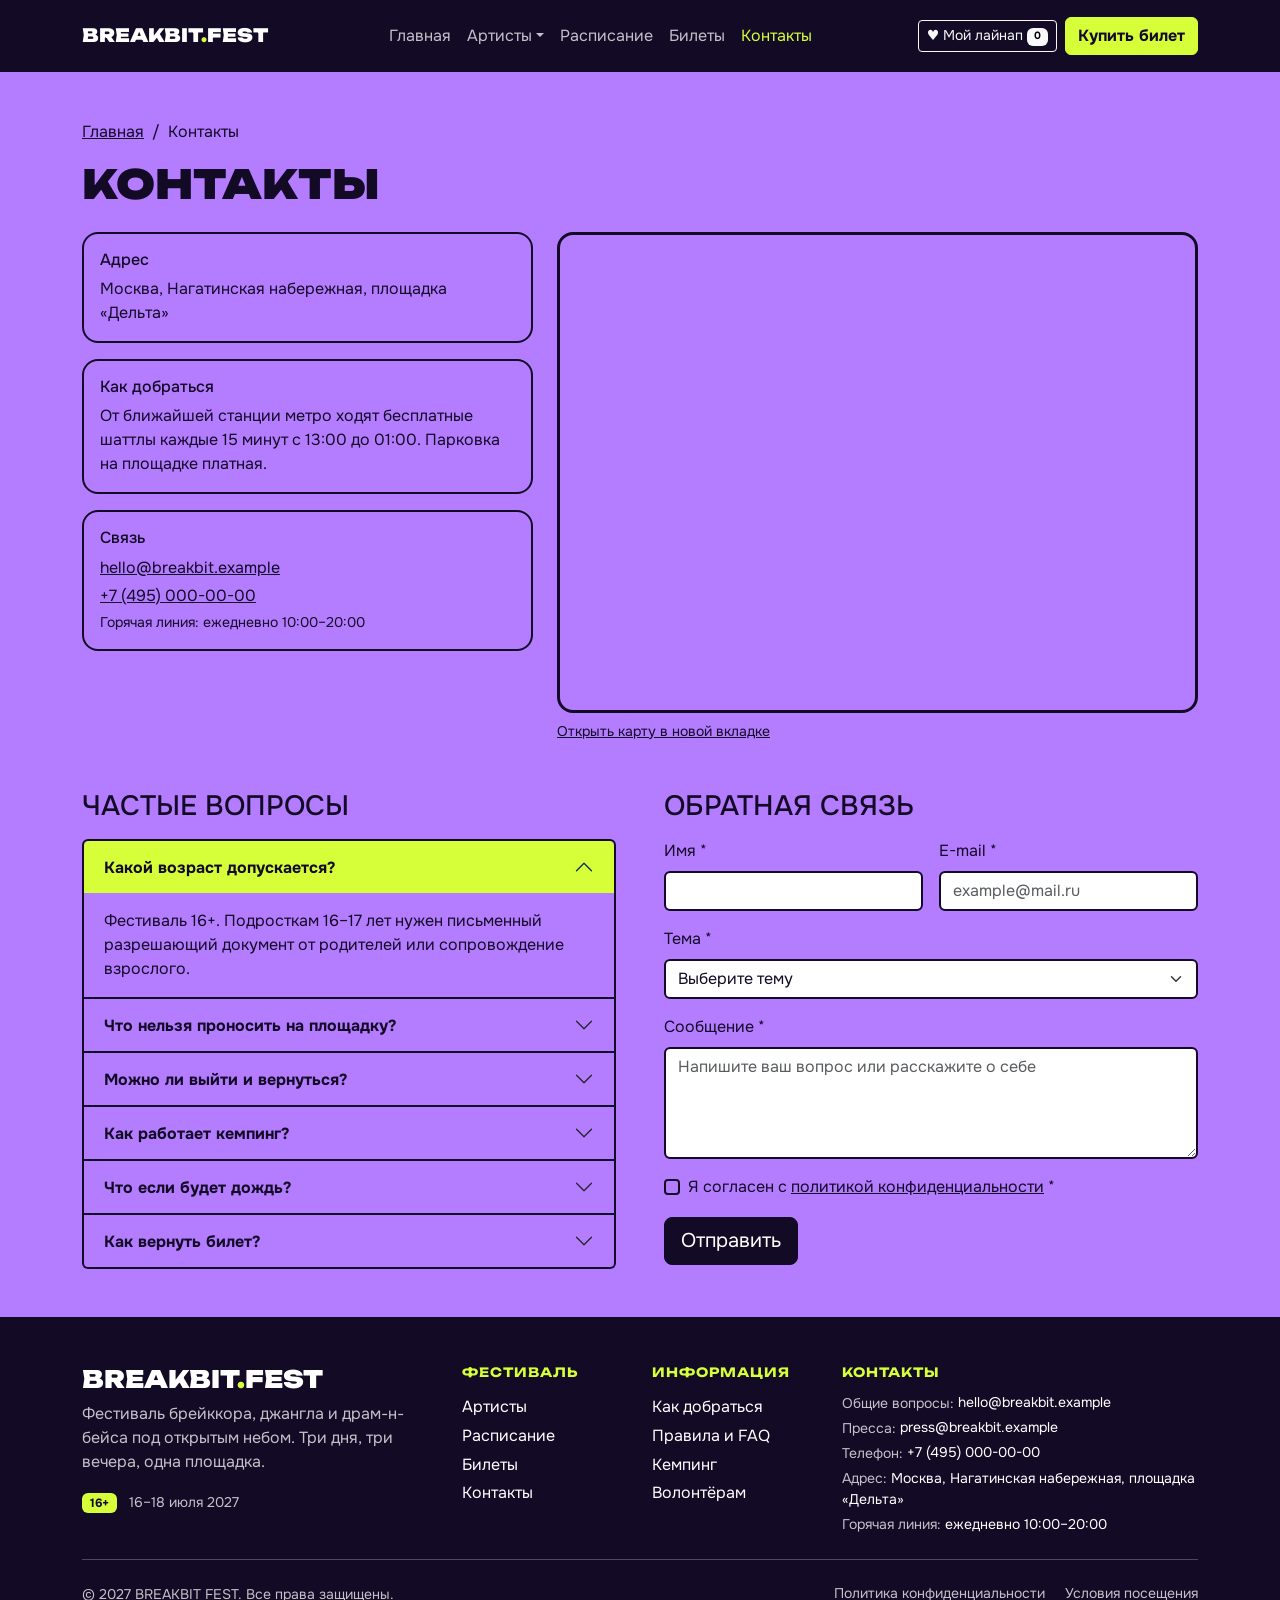
<file: contacts.html>
<!DOCTYPE html>
<html lang="ru">
<head>
  <meta charset="UTF-8">
  <meta name="viewport" content="width=device-width, initial-scale=1.0">
  <title>Контакты — BREAKBIT FEST</title>
  <meta name="description" content="Контакты BREAKBIT FEST: карта проезда, частые вопросы, форма обратной связи и заявки волонтёров.">

  <!-- Шрифты Google Fonts: Unbounded (заголовки) и Onest (текст) -->
  <link rel="preconnect" href="https://fonts.googleapis.com">
  <link rel="preconnect" href="https://fonts.gstatic.com" crossorigin>
  <link href="https://fonts.googleapis.com/css2?family=Onest:wght@400;500;700&family=Unbounded:wght@700;900&display=swap" rel="stylesheet">

  <!-- Bootstrap CSS (локально), затем собственный файл custom.css -->
  <link rel="stylesheet" href="vendor/bootstrap/css/bootstrap.min.css">
  <link rel="stylesheet" href="css/custom.css">
</head>
<body class="page d-flex flex-column">

  <header class="header bg-dark text-white" id="top">
    <nav class="navbar navbar-expand-lg navbar-dark py-3" aria-label="Основная навигация">
      <div class="container">
        <a class="navbar-brand header__logo" href="index.html">BREAKBIT<span class="header__logo-accent">.</span>FEST</a>

        <button class="navbar-toggler" type="button" data-bs-toggle="collapse" data-bs-target="#mainNavbar" aria-controls="mainNavbar" aria-expanded="false" aria-label="Открыть меню">
          <span class="navbar-toggler-icon"></span>
        </button>

        <div class="collapse navbar-collapse" id="mainNavbar">
          <ul class="navbar-nav mx-lg-auto mb-3 mb-lg-0">
            <li class="nav-item"><a class="nav-link" href="index.html">Главная</a></li>
            <li class="nav-item dropdown">
              <a class="nav-link dropdown-toggle" href="artists.html" role="button" data-bs-toggle="dropdown" aria-expanded="false">Артисты</a>
              <ul class="dropdown-menu">
                <li><a class="dropdown-item" href="artists.html">Все артисты</a></li>
                <li><hr class="dropdown-divider"></li>
                <li><a class="dropdown-item" href="artists.html?day=fri">Пятница, 16 июля</a></li>
                <li><a class="dropdown-item" href="artists.html?day=sat">Суббота, 17 июля</a></li>
                <li><a class="dropdown-item" href="artists.html?day=sun">Воскресенье, 18 июля</a></li>
              </ul>
            </li>
            <li class="nav-item"><a class="nav-link" href="schedule.html">Расписание</a></li>
            <li class="nav-item"><a class="nav-link" href="tickets.html">Билеты</a></li>
            <li class="nav-item"><a class="nav-link active" aria-current="page" href="contacts.html">Контакты</a></li>
          </ul>
          <div class="d-flex flex-wrap align-items-center gap-2">
            <a class="btn btn-outline-light btn-sm" href="schedule.html#my-lineup">♥ Мой лайнап <span class="badge text-bg-light" data-fav-count>0</span></a>
            <a class="btn btn-accent" href="tickets.html">Купить билет</a>
          </div>
        </div>
      </div>
    </nav>
  </header>

  <main class="flex-grow-1" id="content">
    <div class="container py-5">
    <nav aria-label="breadcrumb"><ol class="breadcrumb"><li class="breadcrumb-item"><a href="index.html">Главная</a></li><li class="breadcrumb-item active" aria-current="page">Контакты</li></ol></nav>

      <h1 class="section-title text-uppercase mb-4">Контакты</h1>

      <section class="row g-4 mb-5" id="map" aria-label="Как добраться">
        <div class="col-12 col-lg-5">
          <div class="row g-3">
            <div class="col-12"><div class="card border-2 border-dark bg-transparent rounded-4"><div class="card-body"><h2 class="h6 card-title">Адрес</h2><p class="card-text mb-0">Москва, Нагатинская набережная, площадка «Дельта»</p></div></div></div>
            <div class="col-12 col-sm-6 col-lg-12"><div class="card h-100 border-2 border-dark bg-transparent rounded-4"><div class="card-body"><h2 class="h6 card-title">Как добраться</h2><p class="card-text mb-0">От ближайшей станции метро ходят бесплатные шаттлы каждые 15 минут с 13:00 до 01:00. Парковка на площадке платная.</p></div></div></div>
            <div class="col-12 col-sm-6 col-lg-12"><div class="card h-100 border-2 border-dark bg-transparent rounded-4"><div class="card-body"><h2 class="h6 card-title">Связь</h2><p class="card-text mb-1"><a class="text-break" href="mailto:hello@breakbit.example">hello@breakbit.example</a></p><p class="card-text mb-1"><a href="tel:+74950000000">+7 (495) 000-00-00</a></p><p class="card-text mb-0 small">Горячая линия: ежедневно 10:00–20:00</p></div></div></div>
          </div>
        </div>
        <div class="col-12 col-lg-7">
          <div class="map ratio ratio-4x3">
            <iframe title="Карта проезда до площадки" loading="lazy" src="https://www.openstreetmap.org/export/embed.html?bbox=37.675%2C55.668%2C37.715%2C55.688&amp;layer=mapnik&amp;marker=55.678%2C37.695"></iframe>
          </div>
          <p class="small mt-2 mb-0"><a href="https://www.openstreetmap.org/?mlat=55.678&amp;mlon=37.695#map=15/55.678/37.695" target="_blank" rel="noopener">Открыть карту в новой вкладке</a></p>
        </div>
      </section>

      <div class="row g-4 g-lg-5">
        <section class="col-12 col-lg-6" id="faq" aria-label="Частые вопросы">
          <h2 class="h3 text-uppercase mb-3">Частые вопросы</h2>
          <div class="accordion faq" id="faqAccordion">
        <div class="accordion-item">
          <h3 class="accordion-header"><button class="accordion-button" type="button" data-bs-toggle="collapse" data-bs-target="#faq0" aria-expanded="true" aria-controls="faq0">Какой возраст допускается?</button></h3>
          <div id="faq0" class="accordion-collapse collapse show" data-bs-parent="#faqAccordion"><div class="accordion-body">Фестиваль 16+. Подросткам 16–17 лет нужен письменный разрешающий документ от родителей или сопровождение взрослого.</div></div>
        </div>
        <div class="accordion-item">
          <h3 class="accordion-header"><button class="accordion-button collapsed" type="button" data-bs-toggle="collapse" data-bs-target="#faq1" aria-expanded="false" aria-controls="faq1">Что нельзя проносить на площадку?</button></h3>
          <div id="faq1" class="accordion-collapse collapse" data-bs-parent="#faqAccordion"><div class="accordion-body">Стеклянную тару, колюще-режущие предметы, оружие, пиротехнику и запрещённые вещества. Еду и воду в пластиковых бутылках до 1 л можно пронести с собой.</div></div>
        </div>
        <div class="accordion-item">
          <h3 class="accordion-header"><button class="accordion-button collapsed" type="button" data-bs-toggle="collapse" data-bs-target="#faq2" aria-expanded="false" aria-controls="faq2">Можно ли выйти и вернуться?</button></h3>
          <div id="faq2" class="accordion-collapse collapse" data-bs-parent="#faqAccordion"><div class="accordion-body">Да. Вернуться можно по браслету в течение дня. После последнего сета вход закрывается.</div></div>
        </div>
        <div class="accordion-item">
          <h3 class="accordion-header"><button class="accordion-button collapsed" type="button" data-bs-toggle="collapse" data-bs-target="#faq3" aria-expanded="false" aria-controls="faq3">Как работает кемпинг?</button></h3>
          <div id="faq3" class="accordion-collapse collapse" data-bs-parent="#faqAccordion"><div class="accordion-body">Билет «Кемпинг» даёт место для вашей палатки. Заезд — в четверг с 18:00, выезд — в понедельник до 12:00. На территории есть душевые и зарядные станции.</div></div>
        </div>
        <div class="accordion-item">
          <h3 class="accordion-header"><button class="accordion-button collapsed" type="button" data-bs-toggle="collapse" data-bs-target="#faq4" aria-expanded="false" aria-controls="faq4">Что если будет дождь?</button></h3>
          <div id="faq4" class="accordion-collapse collapse" data-bs-parent="#faqAccordion"><div class="accordion-body">Фестиваль проходит в любую погоду, кроме штормового предупреждения. Мы работаем с укрытиями, но возьмите дождевик.</div></div>
        </div>
        <div class="accordion-item">
          <h3 class="accordion-header"><button class="accordion-button collapsed" type="button" data-bs-toggle="collapse" data-bs-target="#faq5" aria-expanded="false" aria-controls="faq5">Как вернуть билет?</button></h3>
          <div id="faq5" class="accordion-collapse collapse" data-bs-parent="#faqAccordion"><div class="accordion-body">Напишите на hello@breakbit.example не позднее чем за 14 дней до начала. Возврат оформляется по правилам, описанным в условиях посещения.</div></div>
        </div>
          </div>
        </section>

        <section class="col-12 col-lg-6" id="feedback" aria-label="Обратная связь">
          <h2 class="h3 text-uppercase mb-3">Обратная связь</h2>
          <div class="alert alert-success d-none" id="contactAlert" role="alert"></div>
          <form class="needs-validation" id="contact-form" action="#" method="post" novalidate data-alert="contactAlert" data-success-text="Сообщение отправлено! Мы ответим вам в течение дня.">
            <div class="row g-3">
              <div class="col-12 col-md-6">
                <label for="contact-name" class="form-label">Имя *</label>
                <input id="contact-name" name="name" type="text" class="form-control" minlength="2" required>
                <div class="invalid-feedback">Введите имя (не менее 2 символов).</div>
              </div>
              <div class="col-12 col-md-6">
                <label for="contact-email" class="form-label">E-mail *</label>
                <input id="contact-email" name="email" type="email" class="form-control" placeholder="example@mail.ru" required>
                <div class="invalid-feedback">Введите корректный e-mail.</div>
              </div>
              <div class="col-12">
                <label for="contact-topic" class="form-label">Тема *</label>
                <select id="contact-topic" name="topic" class="form-select" required>
                  <option value="">Выберите тему</option>
                  <option value="question">Вопрос по фестивалю</option>
                  <option value="volunteer">Заявка волонтёра</option>
                  <option value="press">Пресса и партнёры</option>
                </select>
                <div class="invalid-feedback">Выберите тему обращения.</div>
              </div>
              <div class="col-12">
                <label for="contact-message" class="form-label">Сообщение *</label>
                <textarea id="contact-message" name="message" class="form-control" rows="4" placeholder="Напишите ваш вопрос или расскажите о себе" required></textarea>
                <div class="invalid-feedback">Напишите сообщение.</div>
              </div>
              <div class="col-12">
                <div class="form-check">
                  <input id="contact-agree" name="agreement" class="form-check-input" type="checkbox" required>
                  <label class="form-check-label" for="contact-agree">Я согласен с <a href="privacy.html">политикой конфиденциальности</a> *</label>
                  <div class="invalid-feedback">Нужно ваше согласие.</div>
                </div>
              </div>
              <div class="col-12"><button class="btn btn-primary btn-lg" type="submit">Отправить</button></div>
            </div>
          </form>
        </section>
      </div>
    </div>
  </main>

  <footer class="footer bg-dark text-white pt-5 pb-4" id="footer">
    <div class="container">
      <div class="row g-4">
        <div class="col-12 col-lg-4">
          <p class="footer__brand h4 mb-2">BREAKBIT<span class="header__logo-accent">.</span>FEST</p>
          <p class="opacity-75 mb-3">Фестиваль брейккора, джангла и драм-н-бейса под открытым небом. Три дня, три вечера, одна площадка.</p>
          <p class="mb-0"><span class="badge footer__age">16+</span> <span class="small opacity-75 ms-2">16–18 июля 2027</span></p>
        </div>

        <div class="col-6 col-md-3 col-lg-2">
          <h2 class="footer__title">Фестиваль</h2>
          <ul class="list-unstyled mb-0">
            <li><a class="footer__link" href="artists.html">Артисты</a></li>
            <li><a class="footer__link" href="schedule.html">Расписание</a></li>
            <li><a class="footer__link" href="tickets.html">Билеты</a></li>
            <li><a class="footer__link" href="contacts.html">Контакты</a></li>
          </ul>
        </div>

        <div class="col-6 col-md-3 col-lg-2">
          <h2 class="footer__title">Информация</h2>
          <ul class="list-unstyled mb-0">
            <li><a class="footer__link" href="contacts.html#map">Как добраться</a></li>
            <li><a class="footer__link" href="contacts.html#faq">Правила и FAQ</a></li>
            <li><a class="footer__link" href="tickets.html#tariffs">Кемпинг</a></li>
            <li><a class="footer__link" href="contacts.html#feedback">Волонтёрам</a></li>
          </ul>
        </div>

        <div class="col-12 col-md-6 col-lg-4">
          <h2 class="footer__title">Контакты</h2>
          <ul class="list-unstyled mb-0 small">
            <li class="mb-1"><span class="opacity-75">Общие вопросы:</span> <a class="footer__link d-inline text-break" href="mailto:hello@breakbit.example">hello@breakbit.example</a></li>
            <li class="mb-1"><span class="opacity-75">Пресса:</span> <a class="footer__link d-inline text-break" href="mailto:press@breakbit.example">press@breakbit.example</a></li>
            <li class="mb-1"><span class="opacity-75">Телефон:</span> <a class="footer__link d-inline" href="tel:+74950000000">+7 (495) 000-00-00</a></li>
            <li class="mb-1"><span class="opacity-75">Адрес:</span> Москва, Нагатинская набережная, площадка «Дельта»</li>
            <li><span class="opacity-75">Горячая линия:</span> ежедневно 10:00–20:00</li>
          </ul>
        </div>
      </div>

      <hr class="footer__line my-4">

      <div class="row g-2 small opacity-75 align-items-center">
        <div class="col-12 col-md-6">
          <p class="mb-0">© 2027 BREAKBIT FEST. Все права защищены.</p>
        </div>
        <div class="col-12 col-md-6 text-md-end">
          <a class="footer__link d-inline me-3" href="privacy.html">Политика конфиденциальности</a>
          <a class="footer__link d-inline" href="privacy.html#terms">Условия посещения</a>
        </div>
      </div>
    </div>
  </footer>

  <div class="toast-container position-fixed bottom-0 end-0 p-3">
    <div class="toast text-bg-dark border-0" id="siteToast" role="status" aria-live="polite" aria-atomic="true">
      <div class="d-flex">
        <div class="toast-body" id="siteToastText">Готово!</div>
        <button type="button" class="btn-close btn-close-white me-2 m-auto" data-bs-dismiss="toast" aria-label="Закрыть"></button>
      </div>
    </div>
  </div>

  <script src="vendor/bootstrap/js/bootstrap.bundle.min.js"></script>
  <script src="js/data.js"></script>
  <script src="js/main.js"></script>
</body>
</html>
</file>
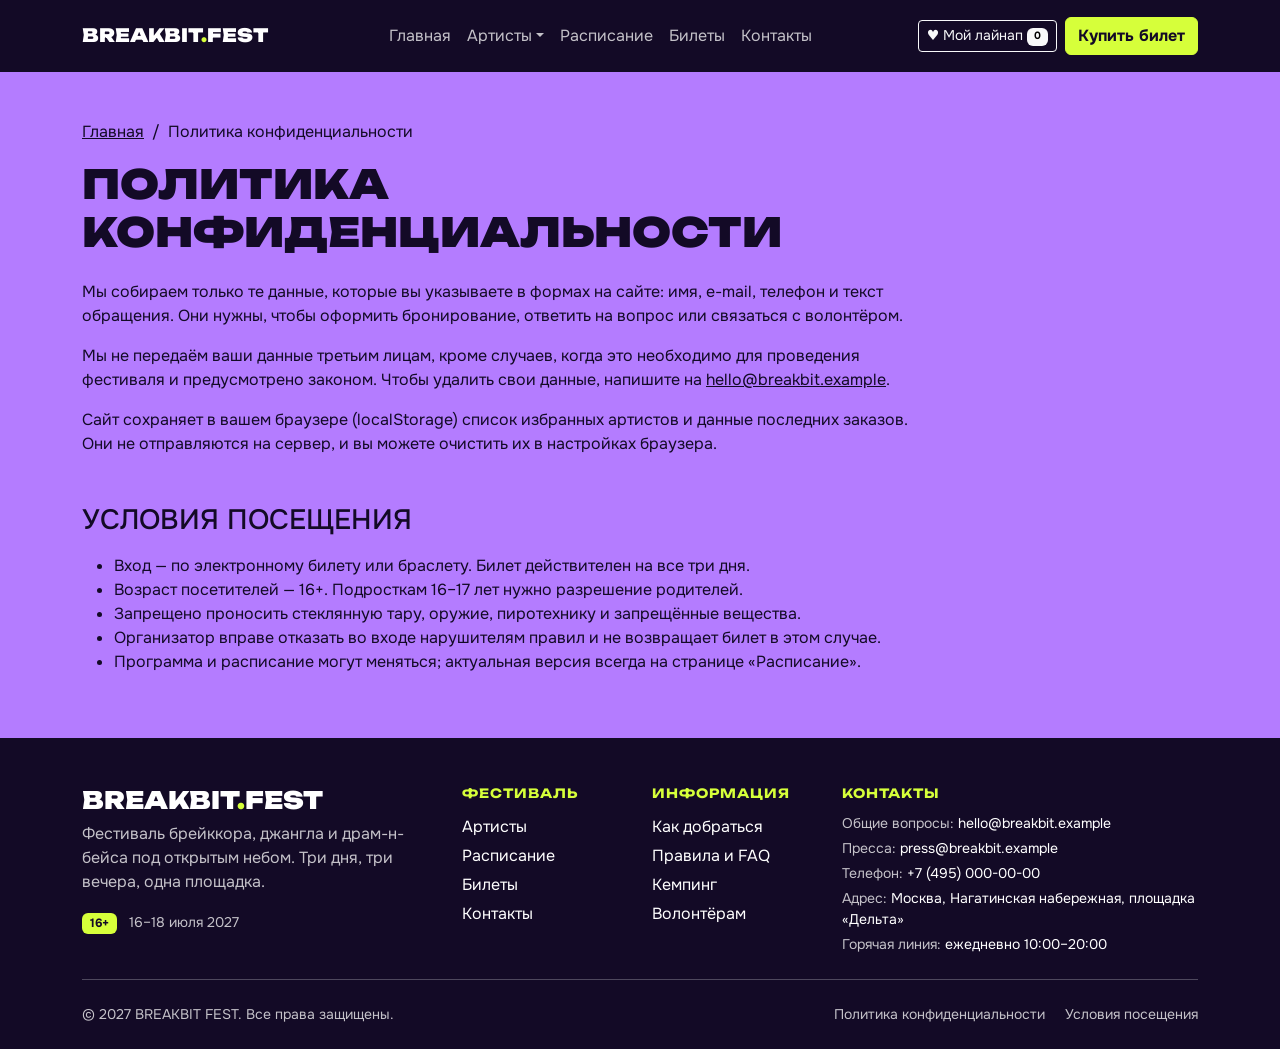
<file: privacy.html>
<!DOCTYPE html>
<html lang="ru">
<head>
  <meta charset="UTF-8">
  <meta name="viewport" content="width=device-width, initial-scale=1.0">
  <title>Политика конфиденциальности — BREAKBIT FEST</title>
  <meta name="description" content="Политика конфиденциальности и условия посещения BREAKBIT FEST.">

  <!-- Шрифты Google Fonts: Unbounded (заголовки) и Onest (текст) -->
  <link rel="preconnect" href="https://fonts.googleapis.com">
  <link rel="preconnect" href="https://fonts.gstatic.com" crossorigin>
  <link href="https://fonts.googleapis.com/css2?family=Onest:wght@400;500;700&family=Unbounded:wght@700;900&display=swap" rel="stylesheet">

  <!-- Bootstrap CSS (локально), затем собственный файл custom.css -->
  <link rel="stylesheet" href="vendor/bootstrap/css/bootstrap.min.css">
  <link rel="stylesheet" href="css/custom.css">
</head>
<body class="page d-flex flex-column">

  <header class="header bg-dark text-white" id="top">
    <nav class="navbar navbar-expand-lg navbar-dark py-3" aria-label="Основная навигация">
      <div class="container">
        <a class="navbar-brand header__logo" href="index.html">BREAKBIT<span class="header__logo-accent">.</span>FEST</a>

        <button class="navbar-toggler" type="button" data-bs-toggle="collapse" data-bs-target="#mainNavbar" aria-controls="mainNavbar" aria-expanded="false" aria-label="Открыть меню">
          <span class="navbar-toggler-icon"></span>
        </button>

        <div class="collapse navbar-collapse" id="mainNavbar">
          <ul class="navbar-nav mx-lg-auto mb-3 mb-lg-0">
            <li class="nav-item"><a class="nav-link" href="index.html">Главная</a></li>
            <li class="nav-item dropdown">
              <a class="nav-link dropdown-toggle" href="artists.html" role="button" data-bs-toggle="dropdown" aria-expanded="false">Артисты</a>
              <ul class="dropdown-menu">
                <li><a class="dropdown-item" href="artists.html">Все артисты</a></li>
                <li><hr class="dropdown-divider"></li>
                <li><a class="dropdown-item" href="artists.html?day=fri">Пятница, 16 июля</a></li>
                <li><a class="dropdown-item" href="artists.html?day=sat">Суббота, 17 июля</a></li>
                <li><a class="dropdown-item" href="artists.html?day=sun">Воскресенье, 18 июля</a></li>
              </ul>
            </li>
            <li class="nav-item"><a class="nav-link" href="schedule.html">Расписание</a></li>
            <li class="nav-item"><a class="nav-link" href="tickets.html">Билеты</a></li>
            <li class="nav-item"><a class="nav-link" href="contacts.html">Контакты</a></li>
          </ul>
          <div class="d-flex flex-wrap align-items-center gap-2">
            <a class="btn btn-outline-light btn-sm" href="schedule.html#my-lineup">♥ Мой лайнап <span class="badge text-bg-light" data-fav-count>0</span></a>
            <a class="btn btn-accent" href="tickets.html">Купить билет</a>
          </div>
        </div>
      </div>
    </nav>
  </header>

  <main class="flex-grow-1" id="content">
    <div class="container py-5">
    <nav aria-label="breadcrumb"><ol class="breadcrumb"><li class="breadcrumb-item"><a href="index.html">Главная</a></li><li class="breadcrumb-item active" aria-current="page">Политика конфиденциальности</li></ol></nav>

      <div class="row"><div class="col-12 col-lg-9">
        <h1 class="section-title text-uppercase mb-4">Политика конфиденциальности</h1>
        <p>Мы собираем только те данные, которые вы указываете в формах на сайте: имя, e-mail, телефон и текст обращения. Они нужны, чтобы оформить бронирование, ответить на вопрос или связаться с волонтёром.</p>
        <p>Мы не передаём ваши данные третьим лицам, кроме случаев, когда это необходимо для проведения фестиваля и предусмотрено законом. Чтобы удалить свои данные, напишите на <a href="mailto:hello@breakbit.example">hello@breakbit.example</a>.</p>
        <p>Сайт сохраняет в вашем браузере (localStorage) список избранных артистов и данные последних заказов. Они не отправляются на сервер, и вы можете очистить их в настройках браузера.</p>

        <h2 class="h3 text-uppercase mt-5 mb-3" id="terms">Условия посещения</h2>
        <ul>
          <li>Вход — по электронному билету или браслету. Билет действителен на все три дня.</li>
          <li>Возраст посетителей — 16+. Подросткам 16–17 лет нужно разрешение родителей.</li>
          <li>Запрещено проносить стеклянную тару, оружие, пиротехнику и запрещённые вещества.</li>
          <li>Организатор вправе отказать во входе нарушителям правил и не возвращает билет в этом случае.</li>
          <li>Программа и расписание могут меняться; актуальная версия всегда на странице «Расписание».</li>
        </ul>
      </div></div>
    </div>
  </main>

  <footer class="footer bg-dark text-white pt-5 pb-4" id="footer">
    <div class="container">
      <div class="row g-4">
        <div class="col-12 col-lg-4">
          <p class="footer__brand h4 mb-2">BREAKBIT<span class="header__logo-accent">.</span>FEST</p>
          <p class="opacity-75 mb-3">Фестиваль брейккора, джангла и драм-н-бейса под открытым небом. Три дня, три вечера, одна площадка.</p>
          <p class="mb-0"><span class="badge footer__age">16+</span> <span class="small opacity-75 ms-2">16–18 июля 2027</span></p>
        </div>

        <div class="col-6 col-md-3 col-lg-2">
          <h2 class="footer__title">Фестиваль</h2>
          <ul class="list-unstyled mb-0">
            <li><a class="footer__link" href="artists.html">Артисты</a></li>
            <li><a class="footer__link" href="schedule.html">Расписание</a></li>
            <li><a class="footer__link" href="tickets.html">Билеты</a></li>
            <li><a class="footer__link" href="contacts.html">Контакты</a></li>
          </ul>
        </div>

        <div class="col-6 col-md-3 col-lg-2">
          <h2 class="footer__title">Информация</h2>
          <ul class="list-unstyled mb-0">
            <li><a class="footer__link" href="contacts.html#map">Как добраться</a></li>
            <li><a class="footer__link" href="contacts.html#faq">Правила и FAQ</a></li>
            <li><a class="footer__link" href="tickets.html#tariffs">Кемпинг</a></li>
            <li><a class="footer__link" href="contacts.html#feedback">Волонтёрам</a></li>
          </ul>
        </div>

        <div class="col-12 col-md-6 col-lg-4">
          <h2 class="footer__title">Контакты</h2>
          <ul class="list-unstyled mb-0 small">
            <li class="mb-1"><span class="opacity-75">Общие вопросы:</span> <a class="footer__link d-inline text-break" href="mailto:hello@breakbit.example">hello@breakbit.example</a></li>
            <li class="mb-1"><span class="opacity-75">Пресса:</span> <a class="footer__link d-inline text-break" href="mailto:press@breakbit.example">press@breakbit.example</a></li>
            <li class="mb-1"><span class="opacity-75">Телефон:</span> <a class="footer__link d-inline" href="tel:+74950000000">+7 (495) 000-00-00</a></li>
            <li class="mb-1"><span class="opacity-75">Адрес:</span> Москва, Нагатинская набережная, площадка «Дельта»</li>
            <li><span class="opacity-75">Горячая линия:</span> ежедневно 10:00–20:00</li>
          </ul>
        </div>
      </div>

      <hr class="footer__line my-4">

      <div class="row g-2 small opacity-75 align-items-center">
        <div class="col-12 col-md-6">
          <p class="mb-0">© 2027 BREAKBIT FEST. Все права защищены.</p>
        </div>
        <div class="col-12 col-md-6 text-md-end">
          <a class="footer__link d-inline me-3" href="privacy.html">Политика конфиденциальности</a>
          <a class="footer__link d-inline" href="privacy.html#terms">Условия посещения</a>
        </div>
      </div>
    </div>
  </footer>

  <div class="toast-container position-fixed bottom-0 end-0 p-3">
    <div class="toast text-bg-dark border-0" id="siteToast" role="status" aria-live="polite" aria-atomic="true">
      <div class="d-flex">
        <div class="toast-body" id="siteToastText">Готово!</div>
        <button type="button" class="btn-close btn-close-white me-2 m-auto" data-bs-dismiss="toast" aria-label="Закрыть"></button>
      </div>
    </div>
  </div>

  <script src="vendor/bootstrap/js/bootstrap.bundle.min.js"></script>
  <script src="js/data.js"></script>
  <script src="js/main.js"></script>
</body>
</html>
</file>
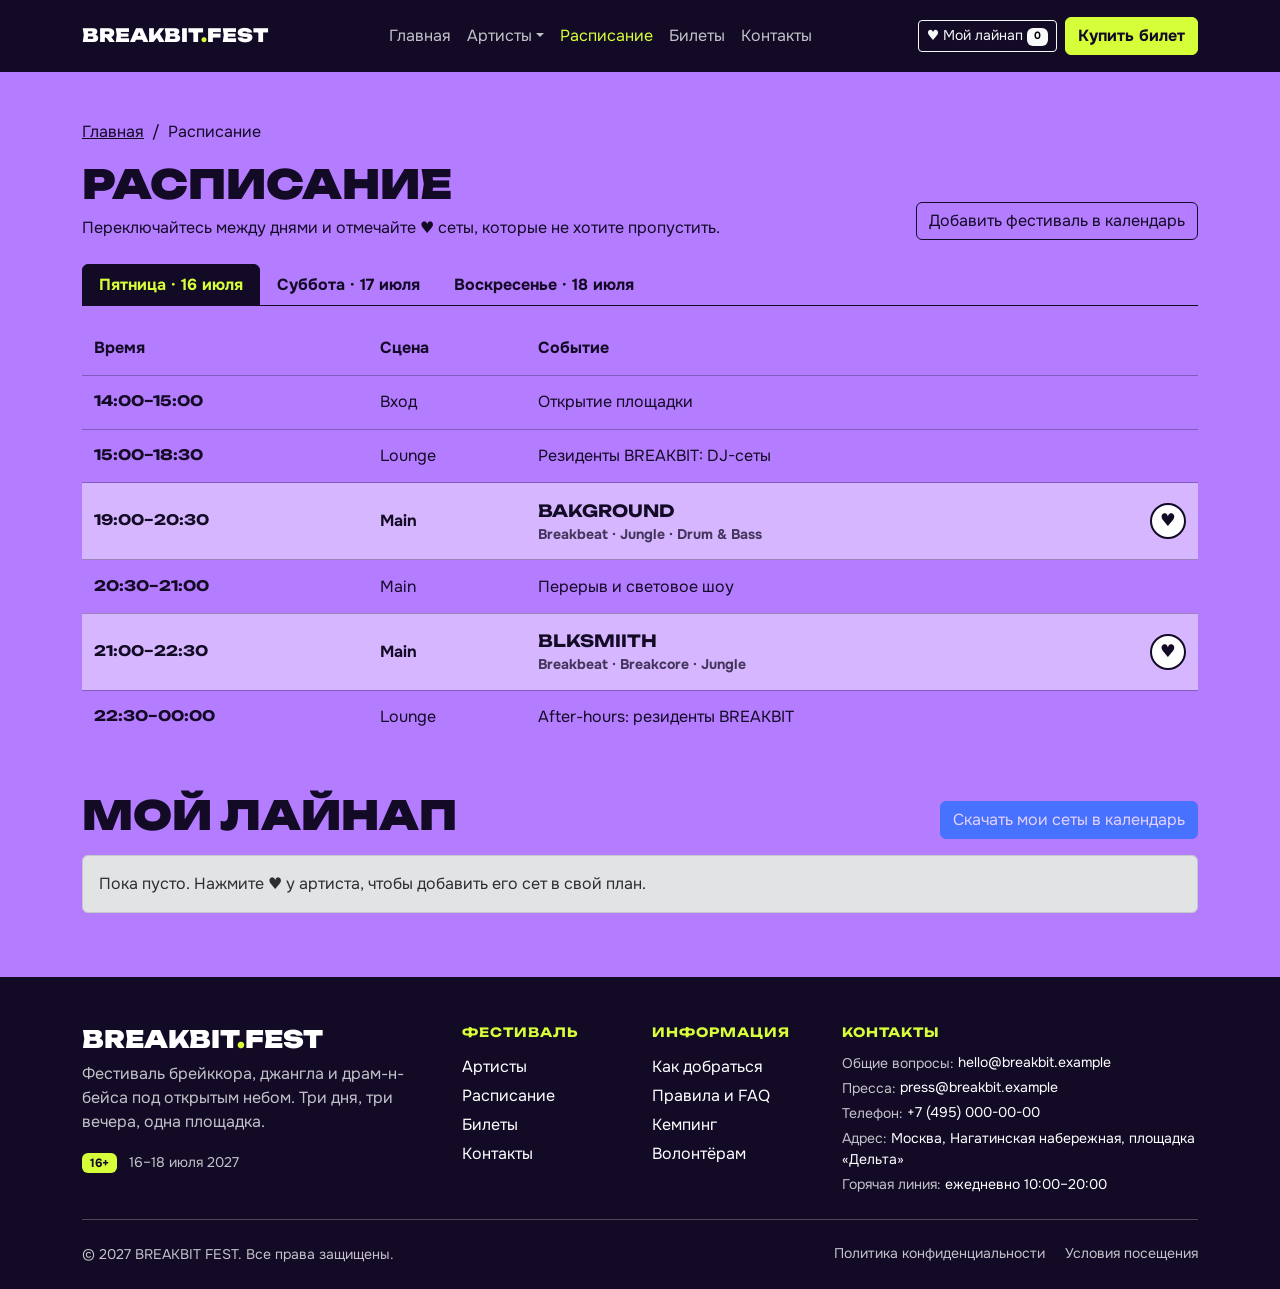
<file: schedule.html>
<!DOCTYPE html>
<html lang="ru">
<head>
  <meta charset="UTF-8">
  <meta name="viewport" content="width=device-width, initial-scale=1.0">
  <title>Расписание — BREAKBIT FEST</title>
  <meta name="description" content="Расписание BREAKBIT FEST: пятница, суббота, воскресенье. Сеты артистов, сцены, время.">

  <!-- Шрифты Google Fonts: Unbounded (заголовки) и Onest (текст) -->
  <link rel="preconnect" href="https://fonts.googleapis.com">
  <link rel="preconnect" href="https://fonts.gstatic.com" crossorigin>
  <link href="https://fonts.googleapis.com/css2?family=Onest:wght@400;500;700&family=Unbounded:wght@700;900&display=swap" rel="stylesheet">

  <!-- Bootstrap CSS (локально), затем собственный файл custom.css -->
  <link rel="stylesheet" href="vendor/bootstrap/css/bootstrap.min.css">
  <link rel="stylesheet" href="css/custom.css">
</head>
<body class="page d-flex flex-column">

  <header class="header bg-dark text-white" id="top">
    <nav class="navbar navbar-expand-lg navbar-dark py-3" aria-label="Основная навигация">
      <div class="container">
        <a class="navbar-brand header__logo" href="index.html">BREAKBIT<span class="header__logo-accent">.</span>FEST</a>

        <button class="navbar-toggler" type="button" data-bs-toggle="collapse" data-bs-target="#mainNavbar" aria-controls="mainNavbar" aria-expanded="false" aria-label="Открыть меню">
          <span class="navbar-toggler-icon"></span>
        </button>

        <div class="collapse navbar-collapse" id="mainNavbar">
          <ul class="navbar-nav mx-lg-auto mb-3 mb-lg-0">
            <li class="nav-item"><a class="nav-link" href="index.html">Главная</a></li>
            <li class="nav-item dropdown">
              <a class="nav-link dropdown-toggle" href="artists.html" role="button" data-bs-toggle="dropdown" aria-expanded="false">Артисты</a>
              <ul class="dropdown-menu">
                <li><a class="dropdown-item" href="artists.html">Все артисты</a></li>
                <li><hr class="dropdown-divider"></li>
                <li><a class="dropdown-item" href="artists.html?day=fri">Пятница, 16 июля</a></li>
                <li><a class="dropdown-item" href="artists.html?day=sat">Суббота, 17 июля</a></li>
                <li><a class="dropdown-item" href="artists.html?day=sun">Воскресенье, 18 июля</a></li>
              </ul>
            </li>
            <li class="nav-item"><a class="nav-link active" aria-current="page" href="schedule.html">Расписание</a></li>
            <li class="nav-item"><a class="nav-link" href="tickets.html">Билеты</a></li>
            <li class="nav-item"><a class="nav-link" href="contacts.html">Контакты</a></li>
          </ul>
          <div class="d-flex flex-wrap align-items-center gap-2">
            <a class="btn btn-outline-light btn-sm" href="schedule.html#my-lineup">♥ Мой лайнап <span class="badge text-bg-light" data-fav-count>0</span></a>
            <a class="btn btn-accent" href="tickets.html">Купить билет</a>
          </div>
        </div>
      </div>
    </nav>
  </header>

  <main class="flex-grow-1" id="content">
    <div class="container py-5">
    <nav aria-label="breadcrumb"><ol class="breadcrumb"><li class="breadcrumb-item"><a href="index.html">Главная</a></li><li class="breadcrumb-item active" aria-current="page">Расписание</li></ol></nav>

      <div class="d-flex flex-wrap justify-content-between align-items-end gap-3 mb-4">
        <div>
          <h1 class="section-title text-uppercase mb-2">Расписание</h1>
          <p class="mb-0">Переключайтесь между днями и отмечайте ♥ сеты, которые не хотите пропустить.</p>
        </div>
        <button class="btn btn-outline-primary" type="button" data-ics="festival">Добавить фестиваль в календарь</button>
      </div>

      <ul class="nav nav-tabs schedule-tabs" id="dayTabs" role="tablist"><li class="nav-item" role="presentation"><button class="nav-link active" id="tab-fri" data-bs-toggle="tab" data-bs-target="#pane-fri" type="button" role="tab" aria-controls="pane-fri" aria-selected="true">Пятница <span class="d-none d-sm-inline">· 16 июля</span></button></li><li class="nav-item" role="presentation"><button class="nav-link" id="tab-sat" data-bs-toggle="tab" data-bs-target="#pane-sat" type="button" role="tab" aria-controls="pane-sat" aria-selected="false">Суббота <span class="d-none d-sm-inline">· 17 июля</span></button></li><li class="nav-item" role="presentation"><button class="nav-link" id="tab-sun" data-bs-toggle="tab" data-bs-target="#pane-sun" type="button" role="tab" aria-controls="pane-sun" aria-selected="false">Воскресенье <span class="d-none d-sm-inline">· 18 июля</span></button></li></ul>
      <div class="tab-content schedule-box pt-3">
      <div class="tab-pane fade show active" id="pane-fri" role="tabpanel" aria-labelledby="tab-fri" tabindex="0">
        <div class="table-responsive"><table class="table schedule align-middle mb-0">
          <caption class="visually-hidden">Расписание: Пятница, 16 июля</caption>
          <thead><tr><th scope="col">Время</th><th scope="col">Сцена</th><th scope="col">Событие</th><th scope="col"><span class="visually-hidden">Мой лайнап</span></th></tr></thead>
          <tbody><tr><th scope="row" class="schedule__time">14:00–15:00</th><td>Вход</td><td>Открытие площадки</td><td class="text-end"></td></tr><tr><th scope="row" class="schedule__time">15:00–18:30</th><td>Lounge</td><td>Резиденты BREAKBIT: DJ-сеты</td><td class="text-end"></td></tr><tr class="schedule__row--artist"><th scope="row" class="schedule__time">19:00–20:30</th><td>Main</td><td><a class="schedule__artist" href="artist-bakground.html">BAKGROUND</a><span class="small d-block opacity-75">Breakbeat · Jungle · Drum & Bass</span></td><td class="text-end"><button class="fav-btn fav-btn--inline" type="button" data-fav="bakground" aria-pressed="false" aria-label="Добавить BAKGROUND в мой лайнап">♥</button></td></tr><tr><th scope="row" class="schedule__time">20:30–21:00</th><td>Main</td><td>Перерыв и световое шоу</td><td class="text-end"></td></tr><tr class="schedule__row--artist"><th scope="row" class="schedule__time">21:00–22:30</th><td>Main</td><td><a class="schedule__artist" href="artist-blksmiith.html">Blksmiith</a><span class="small d-block opacity-75">Breakbeat · Breakcore · Jungle</span></td><td class="text-end"><button class="fav-btn fav-btn--inline" type="button" data-fav="blksmiith" aria-pressed="false" aria-label="Добавить Blksmiith в мой лайнап">♥</button></td></tr><tr><th scope="row" class="schedule__time">22:30–00:00</th><td>Lounge</td><td>After-hours: резиденты BREAKBIT</td><td class="text-end"></td></tr></tbody></table></div>
      </div>
      <div class="tab-pane fade" id="pane-sat" role="tabpanel" aria-labelledby="tab-sat" tabindex="0">
        <div class="table-responsive"><table class="table schedule align-middle mb-0">
          <caption class="visually-hidden">Расписание: Суббота, 17 июля</caption>
          <thead><tr><th scope="col">Время</th><th scope="col">Сцена</th><th scope="col">Событие</th><th scope="col"><span class="visually-hidden">Мой лайнап</span></th></tr></thead>
          <tbody><tr><th scope="row" class="schedule__time">14:00–15:00</th><td>Вход</td><td>Открытие площадки</td><td class="text-end"></td></tr><tr><th scope="row" class="schedule__time">15:00–18:30</th><td>Lounge</td><td>Резиденты BREAKBIT: DJ-сеты</td><td class="text-end"></td></tr><tr class="schedule__row--artist"><th scope="row" class="schedule__time">19:00–20:30</th><td>Main</td><td><a class="schedule__artist" href="artist-usedcvnt.html">usedcvnt</a><span class="small d-block opacity-75">Breakcore</span></td><td class="text-end"><button class="fav-btn fav-btn--inline" type="button" data-fav="usedcvnt" aria-pressed="false" aria-label="Добавить usedcvnt в мой лайнап">♥</button></td></tr><tr><th scope="row" class="schedule__time">20:30–21:00</th><td>Main</td><td>Перерыв и световое шоу</td><td class="text-end"></td></tr><tr class="schedule__row--artist"><th scope="row" class="schedule__time">21:00–22:30</th><td>Main</td><td><a class="schedule__artist" href="artist-tokyopill.html">TOKYOPILL</a><span class="small d-block opacity-75">Drum & Bass · Jungle · Breakcore</span></td><td class="text-end"><button class="fav-btn fav-btn--inline" type="button" data-fav="tokyopill" aria-pressed="false" aria-label="Добавить TOKYOPILL в мой лайнап">♥</button></td></tr><tr><th scope="row" class="schedule__time">22:30–00:00</th><td>Lounge</td><td>After-hours: резиденты BREAKBIT</td><td class="text-end"></td></tr></tbody></table></div>
      </div>
      <div class="tab-pane fade" id="pane-sun" role="tabpanel" aria-labelledby="tab-sun" tabindex="0">
        <div class="table-responsive"><table class="table schedule align-middle mb-0">
          <caption class="visually-hidden">Расписание: Воскресенье, 18 июля</caption>
          <thead><tr><th scope="col">Время</th><th scope="col">Сцена</th><th scope="col">Событие</th><th scope="col"><span class="visually-hidden">Мой лайнап</span></th></tr></thead>
          <tbody><tr><th scope="row" class="schedule__time">14:00–15:00</th><td>Вход</td><td>Открытие площадки</td><td class="text-end"></td></tr><tr><th scope="row" class="schedule__time">15:00–18:30</th><td>Lounge</td><td>Резиденты BREAKBIT: DJ-сеты</td><td class="text-end"></td></tr><tr class="schedule__row--artist"><th scope="row" class="schedule__time">19:00–20:30</th><td>Main</td><td><a class="schedule__artist" href="artist-cynthoni.html">Cynthoni</a><span class="small d-block opacity-75">Breakcore · Ambient</span></td><td class="text-end"><button class="fav-btn fav-btn--inline" type="button" data-fav="cynthoni" aria-pressed="false" aria-label="Добавить Cynthoni в мой лайнап">♥</button></td></tr><tr><th scope="row" class="schedule__time">20:30–21:00</th><td>Main</td><td>Перерыв и световое шоу</td><td class="text-end"></td></tr><tr class="schedule__row--artist"><th scope="row" class="schedule__time">21:00–22:30</th><td>Main</td><td><a class="schedule__artist" href="artist-sewerslvt.html">sewerslvt</a><span class="small d-block opacity-75">Breakcore · Drum & Bass</span></td><td class="text-end"><button class="fav-btn fav-btn--inline" type="button" data-fav="sewerslvt" aria-pressed="false" aria-label="Добавить sewerslvt в мой лайнап">♥</button></td></tr><tr><th scope="row" class="schedule__time">22:30–23:30</th><td>Main</td><td>Финал: закрытие фестиваля</td><td class="text-end"></td></tr></tbody></table></div>
      </div>
      </div>

      <section class="my-lineup mt-5" id="my-lineup" aria-labelledby="my-lineup-title">
        <div class="d-flex flex-wrap justify-content-between align-items-end gap-2 mb-3">
          <h2 class="section-title text-uppercase mb-0" id="my-lineup-title">Мой лайнап</h2>
          <button class="btn btn-primary" type="button" data-ics="mine" id="my-ics">Скачать мои сеты в календарь</button>
        </div>
        <div class="alert alert-secondary mb-3" id="my-empty" role="status">Пока пусто. Нажмите ♥ у артиста, чтобы добавить его сет в свой план.</div>
        <ul class="list-group my-lineup__list" id="my-list"></ul>
      </section>
    </div>
  </main>

  <footer class="footer bg-dark text-white pt-5 pb-4" id="footer">
    <div class="container">
      <div class="row g-4">
        <div class="col-12 col-lg-4">
          <p class="footer__brand h4 mb-2">BREAKBIT<span class="header__logo-accent">.</span>FEST</p>
          <p class="opacity-75 mb-3">Фестиваль брейккора, джангла и драм-н-бейса под открытым небом. Три дня, три вечера, одна площадка.</p>
          <p class="mb-0"><span class="badge footer__age">16+</span> <span class="small opacity-75 ms-2">16–18 июля 2027</span></p>
        </div>

        <div class="col-6 col-md-3 col-lg-2">
          <h2 class="footer__title">Фестиваль</h2>
          <ul class="list-unstyled mb-0">
            <li><a class="footer__link" href="artists.html">Артисты</a></li>
            <li><a class="footer__link" href="schedule.html">Расписание</a></li>
            <li><a class="footer__link" href="tickets.html">Билеты</a></li>
            <li><a class="footer__link" href="contacts.html">Контакты</a></li>
          </ul>
        </div>

        <div class="col-6 col-md-3 col-lg-2">
          <h2 class="footer__title">Информация</h2>
          <ul class="list-unstyled mb-0">
            <li><a class="footer__link" href="contacts.html#map">Как добраться</a></li>
            <li><a class="footer__link" href="contacts.html#faq">Правила и FAQ</a></li>
            <li><a class="footer__link" href="tickets.html#tariffs">Кемпинг</a></li>
            <li><a class="footer__link" href="contacts.html#feedback">Волонтёрам</a></li>
          </ul>
        </div>

        <div class="col-12 col-md-6 col-lg-4">
          <h2 class="footer__title">Контакты</h2>
          <ul class="list-unstyled mb-0 small">
            <li class="mb-1"><span class="opacity-75">Общие вопросы:</span> <a class="footer__link d-inline text-break" href="mailto:hello@breakbit.example">hello@breakbit.example</a></li>
            <li class="mb-1"><span class="opacity-75">Пресса:</span> <a class="footer__link d-inline text-break" href="mailto:press@breakbit.example">press@breakbit.example</a></li>
            <li class="mb-1"><span class="opacity-75">Телефон:</span> <a class="footer__link d-inline" href="tel:+74950000000">+7 (495) 000-00-00</a></li>
            <li class="mb-1"><span class="opacity-75">Адрес:</span> Москва, Нагатинская набережная, площадка «Дельта»</li>
            <li><span class="opacity-75">Горячая линия:</span> ежедневно 10:00–20:00</li>
          </ul>
        </div>
      </div>

      <hr class="footer__line my-4">

      <div class="row g-2 small opacity-75 align-items-center">
        <div class="col-12 col-md-6">
          <p class="mb-0">© 2027 BREAKBIT FEST. Все права защищены.</p>
        </div>
        <div class="col-12 col-md-6 text-md-end">
          <a class="footer__link d-inline me-3" href="privacy.html">Политика конфиденциальности</a>
          <a class="footer__link d-inline" href="privacy.html#terms">Условия посещения</a>
        </div>
      </div>
    </div>
  </footer>

  <div class="toast-container position-fixed bottom-0 end-0 p-3">
    <div class="toast text-bg-dark border-0" id="siteToast" role="status" aria-live="polite" aria-atomic="true">
      <div class="d-flex">
        <div class="toast-body" id="siteToastText">Готово!</div>
        <button type="button" class="btn-close btn-close-white me-2 m-auto" data-bs-dismiss="toast" aria-label="Закрыть"></button>
      </div>
    </div>
  </div>

  <script src="vendor/bootstrap/js/bootstrap.bundle.min.js"></script>
  <script src="js/data.js"></script>
  <script src="js/main.js"></script>
</body>
</html>
</file>
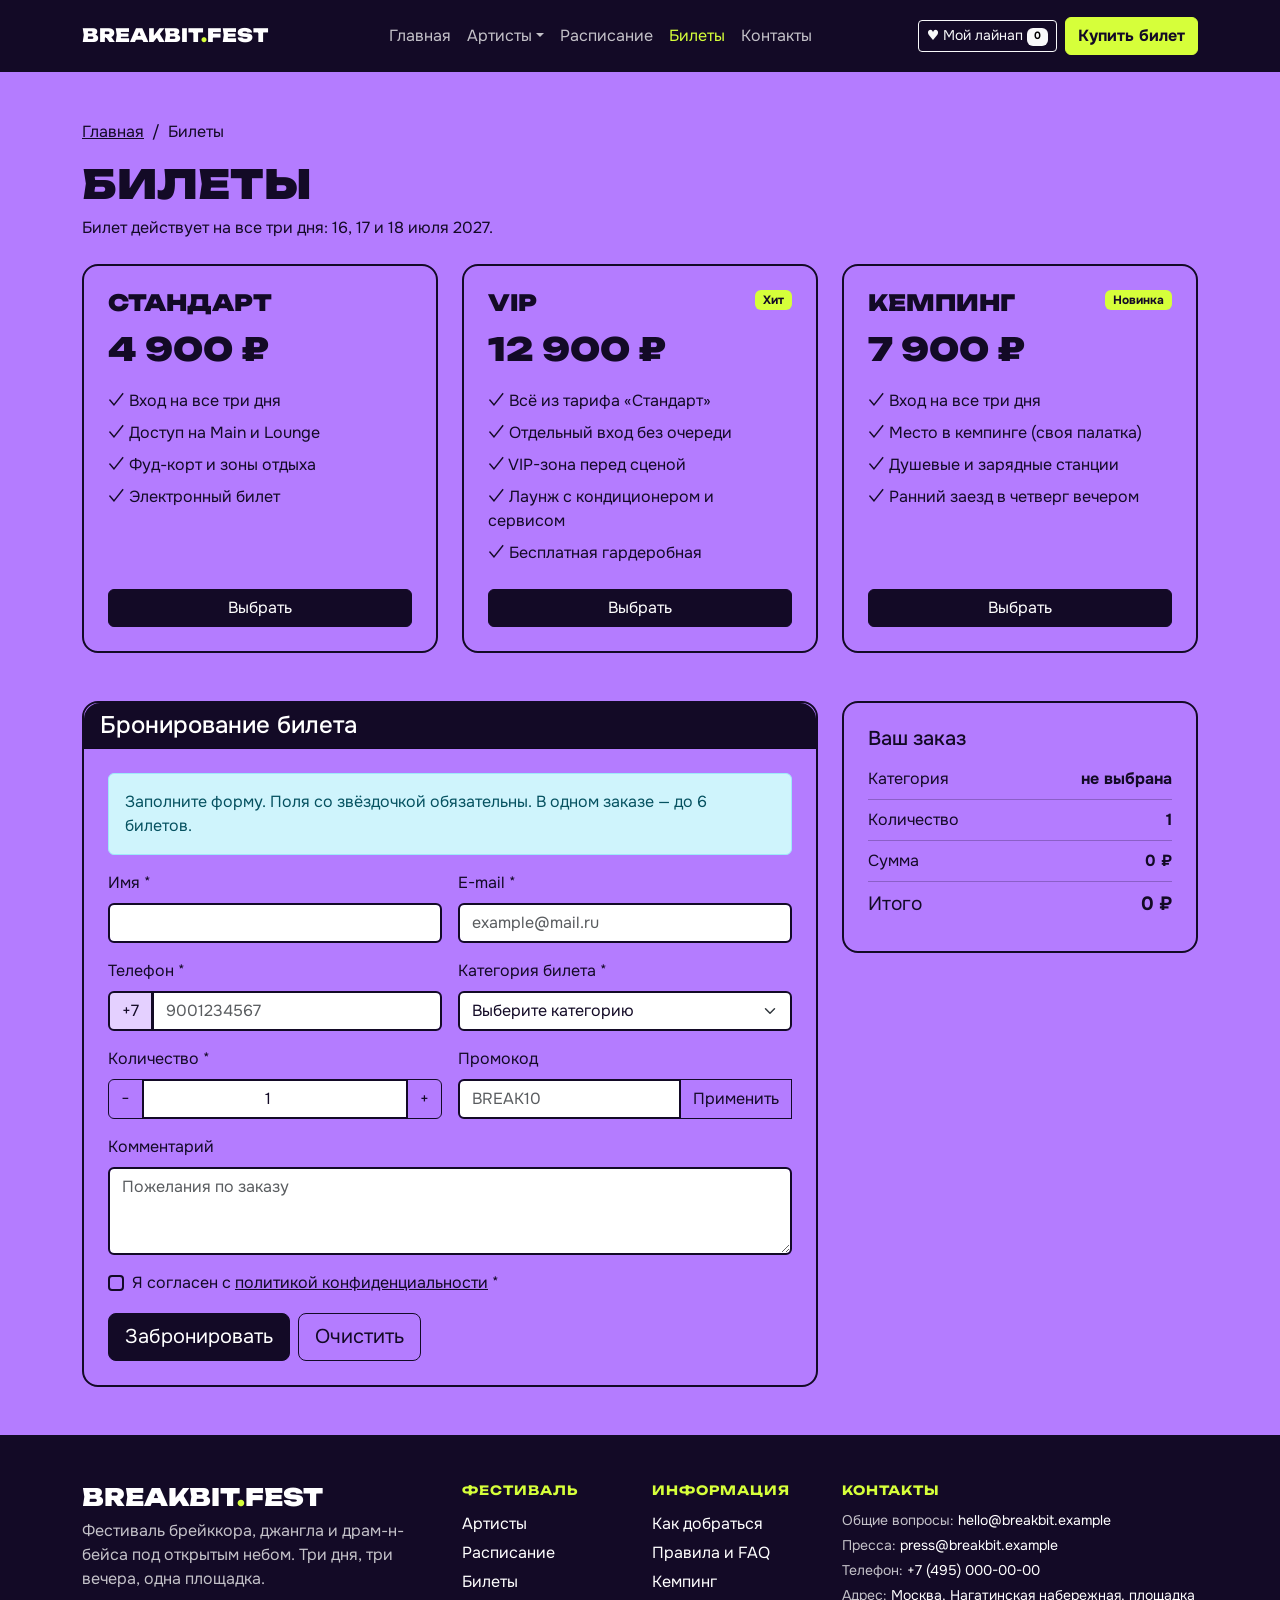
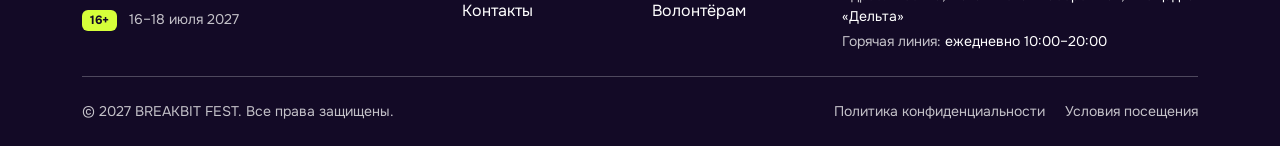
<file: tickets.html>
<!DOCTYPE html>
<html lang="ru">
<head>
  <meta charset="UTF-8">
  <meta name="viewport" content="width=device-width, initial-scale=1.0">
  <title>Билеты — BREAKBIT FEST</title>
  <meta name="description" content="Билеты на BREAKBIT FEST: Стандарт, VIP и Кемпинг. Онлайн-бронирование.">

  <!-- Шрифты Google Fonts: Unbounded (заголовки) и Onest (текст) -->
  <link rel="preconnect" href="https://fonts.googleapis.com">
  <link rel="preconnect" href="https://fonts.gstatic.com" crossorigin>
  <link href="https://fonts.googleapis.com/css2?family=Onest:wght@400;500;700&family=Unbounded:wght@700;900&display=swap" rel="stylesheet">

  <!-- Bootstrap CSS (локально), затем собственный файл custom.css -->
  <link rel="stylesheet" href="vendor/bootstrap/css/bootstrap.min.css">
  <link rel="stylesheet" href="css/custom.css">
</head>
<body class="page d-flex flex-column">

  <header class="header bg-dark text-white" id="top">
    <nav class="navbar navbar-expand-lg navbar-dark py-3" aria-label="Основная навигация">
      <div class="container">
        <a class="navbar-brand header__logo" href="index.html">BREAKBIT<span class="header__logo-accent">.</span>FEST</a>

        <button class="navbar-toggler" type="button" data-bs-toggle="collapse" data-bs-target="#mainNavbar" aria-controls="mainNavbar" aria-expanded="false" aria-label="Открыть меню">
          <span class="navbar-toggler-icon"></span>
        </button>

        <div class="collapse navbar-collapse" id="mainNavbar">
          <ul class="navbar-nav mx-lg-auto mb-3 mb-lg-0">
            <li class="nav-item"><a class="nav-link" href="index.html">Главная</a></li>
            <li class="nav-item dropdown">
              <a class="nav-link dropdown-toggle" href="artists.html" role="button" data-bs-toggle="dropdown" aria-expanded="false">Артисты</a>
              <ul class="dropdown-menu">
                <li><a class="dropdown-item" href="artists.html">Все артисты</a></li>
                <li><hr class="dropdown-divider"></li>
                <li><a class="dropdown-item" href="artists.html?day=fri">Пятница, 16 июля</a></li>
                <li><a class="dropdown-item" href="artists.html?day=sat">Суббота, 17 июля</a></li>
                <li><a class="dropdown-item" href="artists.html?day=sun">Воскресенье, 18 июля</a></li>
              </ul>
            </li>
            <li class="nav-item"><a class="nav-link" href="schedule.html">Расписание</a></li>
            <li class="nav-item"><a class="nav-link active" aria-current="page" href="tickets.html">Билеты</a></li>
            <li class="nav-item"><a class="nav-link" href="contacts.html">Контакты</a></li>
          </ul>
          <div class="d-flex flex-wrap align-items-center gap-2">
            <a class="btn btn-outline-light btn-sm" href="schedule.html#my-lineup">♥ Мой лайнап <span class="badge text-bg-light" data-fav-count>0</span></a>
            <a class="btn btn-accent" href="tickets.html">Купить билет</a>
          </div>
        </div>
      </div>
    </nav>
  </header>

  <main class="flex-grow-1" id="content">
    <div class="container py-5">
    <nav aria-label="breadcrumb"><ol class="breadcrumb"><li class="breadcrumb-item"><a href="index.html">Главная</a></li><li class="breadcrumb-item active" aria-current="page">Билеты</li></ol></nav>

      <h1 class="section-title text-uppercase mb-2">Билеты</h1>
      <p class="mb-4">Билет действует на все три дня: 16, 17 и 18 июля 2027.</p>

      <section id="tariffs" aria-label="Тарифы">
        <div class="row g-4 mb-5">
          <div class="col-12 col-md-4">
            <article class="tariff card h-100 border-2 border-dark bg-transparent rounded-4">
              <div class="card-body p-4 d-flex flex-column">
                <div class="d-flex justify-content-between align-items-start"><h3 class="tariff__name text-uppercase mb-2">Стандарт</h3></div>
                <p class="tariff__price mb-3">4 900 ₽</p>
                <ul class="list-unstyled flex-grow-1"><li class="mb-2">✓ Вход на все три дня</li><li class="mb-2">✓ Доступ на Main и Lounge</li><li class="mb-2">✓ Фуд-корт и зоны отдыха</li><li class="mb-2">✓ Электронный билет</li></ul>
                <button class="btn btn-primary w-100" type="button" data-choose="standard">Выбрать</button>
              </div>
            </article>
          </div>
          <div class="col-12 col-md-4">
            <article class="tariff card h-100 border-2 border-dark bg-transparent rounded-4">
              <div class="card-body p-4 d-flex flex-column">
                <div class="d-flex justify-content-between align-items-start"><h3 class="tariff__name text-uppercase mb-2">VIP</h3><span class="badge artist-card__day">Хит</span></div>
                <p class="tariff__price mb-3">12 900 ₽</p>
                <ul class="list-unstyled flex-grow-1"><li class="mb-2">✓ Всё из тарифа «Стандарт»</li><li class="mb-2">✓ Отдельный вход без очереди</li><li class="mb-2">✓ VIP-зона перед сценой</li><li class="mb-2">✓ Лаунж с кондиционером и сервисом</li><li class="mb-2">✓ Бесплатная гардеробная</li></ul>
                <button class="btn btn-primary w-100" type="button" data-choose="vip">Выбрать</button>
              </div>
            </article>
          </div>
          <div class="col-12 col-md-4">
            <article class="tariff card h-100 border-2 border-dark bg-transparent rounded-4">
              <div class="card-body p-4 d-flex flex-column">
                <div class="d-flex justify-content-between align-items-start"><h3 class="tariff__name text-uppercase mb-2">Кемпинг</h3><span class="badge artist-card__day">Новинка</span></div>
                <p class="tariff__price mb-3">7 900 ₽</p>
                <ul class="list-unstyled flex-grow-1"><li class="mb-2">✓ Вход на все три дня</li><li class="mb-2">✓ Место в кемпинге (своя палатка)</li><li class="mb-2">✓ Душевые и зарядные станции</li><li class="mb-2">✓ Ранний заезд в четверг вечером</li></ul>
                <button class="btn btn-primary w-100" type="button" data-choose="camping">Выбрать</button>
              </div>
            </article>
          </div>
        </div>
      </section>

      <div class="row g-4" id="booking">
        <div class="col-12 col-lg-8">
          <div class="card border-2 border-dark bg-transparent rounded-4">
            <div class="card-header bg-dark text-white rounded-top-4"><h2 class="h4 mb-0">Бронирование билета</h2></div>
            <div class="card-body p-4">
              <div class="alert alert-info" role="alert">Заполните форму. Поля со звёздочкой обязательны. В одном заказе — до 6 билетов.</div>
              <div class="alert alert-success d-none" id="pageAlert" role="alert"></div>

              <form class="needs-validation" id="order-form" action="#" method="post" novalidate>
                <div class="row g-3">
                  <div class="col-12 col-md-6">
                    <label for="order-name" class="form-label">Имя *</label>
                    <input id="order-name" name="name" type="text" class="form-control" minlength="2" required>
                    <div class="invalid-feedback">Введите имя (не менее 2 символов).</div>
                  </div>
                  <div class="col-12 col-md-6">
                    <label for="order-email" class="form-label">E-mail *</label>
                    <input id="order-email" name="email" type="email" class="form-control" placeholder="example@mail.ru" required>
                    <div class="invalid-feedback">Введите корректный e-mail, например example@mail.ru.</div>
                  </div>
                  <div class="col-12 col-md-6">
                    <label for="order-phone" class="form-label">Телефон *</label>
                    <div class="input-group has-validation">
                      <span class="input-group-text">+7</span>
                      <input id="order-phone" name="phone" type="tel" class="form-control" placeholder="9001234567" inputmode="numeric" pattern="[0-9]{10}" maxlength="10" required>
                      <div class="invalid-feedback">Введите 10 цифр номера без +7.</div>
                    </div>
                  </div>
                  <div class="col-12 col-md-6">
                    <label for="order-category" class="form-label">Категория билета *</label>
                    <select id="order-category" name="category" class="form-select" required><option value="" data-price="0" selected>Выберите категорию</option><option value="standard" data-price="4900" data-name="Стандарт">Стандарт — 4 900 ₽</option><option value="vip" data-price="12900" data-name="VIP">VIP — 12 900 ₽</option><option value="camping" data-price="7900" data-name="Кемпинг">Кемпинг — 7 900 ₽</option></select>
                    <div class="invalid-feedback">Выберите категорию.</div>
                  </div>
                  <div class="col-12 col-md-6">
                    <label for="order-qty" class="form-label">Количество *</label>
                    <div class="input-group has-validation">
                      <button class="btn btn-outline-primary" type="button" id="qty-minus" aria-label="Уменьшить количество">−</button>
                      <input id="order-qty" name="quantity" type="number" class="form-control text-center" min="1" max="6" value="1" required>
                      <button class="btn btn-outline-primary" type="button" id="qty-plus" aria-label="Увеличить количество">+</button>
                      <div class="invalid-feedback">Укажите число от 1 до 6.</div>
                    </div>
                  </div>
                  <div class="col-12 col-md-6">
                    <label for="order-promo" class="form-label">Промокод</label>
                    <div class="input-group has-validation">
                      <input id="order-promo" name="promo" type="text" class="form-control text-uppercase" placeholder="BREAK10" autocomplete="off">
                      <button class="btn btn-outline-primary" type="button" id="promo-apply">Применить</button>
                      <div class="invalid-feedback">Такого промокода нет.</div>
                      <div class="valid-feedback">Скидка 10% применена.</div>
                    </div>
                  </div>
                  <div class="col-12">
                    <label for="order-comment" class="form-label">Комментарий</label>
                    <textarea id="order-comment" name="comment" class="form-control" rows="3" placeholder="Пожелания по заказу"></textarea>
                  </div>
                  <div class="col-12">
                    <div class="form-check">
                      <input id="order-agree" name="agreement" class="form-check-input" type="checkbox" required>
                      <label class="form-check-label" for="order-agree">Я согласен с <a href="privacy.html">политикой конфиденциальности</a> *</label>
                      <div class="invalid-feedback">Нужно ваше согласие.</div>
                    </div>
                  </div>
                  <div class="col-12 d-flex flex-wrap gap-2">
                    <button class="btn btn-primary btn-lg" type="submit">Забронировать</button>
                    <button class="btn btn-outline-primary btn-lg" type="reset">Очистить</button>
                  </div>
                </div>
              </form>
            </div>
          </div>
        </div>

        <aside class="col-12 col-lg-4" aria-label="Ваш заказ">
          <div class="card sticky-panel border-2 border-dark bg-transparent rounded-4">
            <div class="card-body p-4">
              <h2 class="h5 card-title">Ваш заказ</h2>
              <dl class="summary mb-0">
                <div class="summary__row"><dt>Категория</dt><dd id="sum-category">не выбрана</dd></div>
                <div class="summary__row"><dt>Количество</dt><dd id="sum-qty">1</dd></div>
                <div class="summary__row"><dt>Сумма</dt><dd id="sum-subtotal">0 ₽</dd></div>
                <div class="summary__row d-none" id="sum-discount-row"><dt>Скидка</dt><dd id="sum-discount">0 ₽</dd></div>
                <div class="summary__row summary__row--total"><dt>Итого</dt><dd id="sum-total">0 ₽</dd></div>
              </dl>
            </div>
          </div>
        </aside>
      </div>
    </div>
  </main>

  <footer class="footer bg-dark text-white pt-5 pb-4" id="footer">
    <div class="container">
      <div class="row g-4">
        <div class="col-12 col-lg-4">
          <p class="footer__brand h4 mb-2">BREAKBIT<span class="header__logo-accent">.</span>FEST</p>
          <p class="opacity-75 mb-3">Фестиваль брейккора, джангла и драм-н-бейса под открытым небом. Три дня, три вечера, одна площадка.</p>
          <p class="mb-0"><span class="badge footer__age">16+</span> <span class="small opacity-75 ms-2">16–18 июля 2027</span></p>
        </div>

        <div class="col-6 col-md-3 col-lg-2">
          <h2 class="footer__title">Фестиваль</h2>
          <ul class="list-unstyled mb-0">
            <li><a class="footer__link" href="artists.html">Артисты</a></li>
            <li><a class="footer__link" href="schedule.html">Расписание</a></li>
            <li><a class="footer__link" href="tickets.html">Билеты</a></li>
            <li><a class="footer__link" href="contacts.html">Контакты</a></li>
          </ul>
        </div>

        <div class="col-6 col-md-3 col-lg-2">
          <h2 class="footer__title">Информация</h2>
          <ul class="list-unstyled mb-0">
            <li><a class="footer__link" href="contacts.html#map">Как добраться</a></li>
            <li><a class="footer__link" href="contacts.html#faq">Правила и FAQ</a></li>
            <li><a class="footer__link" href="tickets.html#tariffs">Кемпинг</a></li>
            <li><a class="footer__link" href="contacts.html#feedback">Волонтёрам</a></li>
          </ul>
        </div>

        <div class="col-12 col-md-6 col-lg-4">
          <h2 class="footer__title">Контакты</h2>
          <ul class="list-unstyled mb-0 small">
            <li class="mb-1"><span class="opacity-75">Общие вопросы:</span> <a class="footer__link d-inline text-break" href="mailto:hello@breakbit.example">hello@breakbit.example</a></li>
            <li class="mb-1"><span class="opacity-75">Пресса:</span> <a class="footer__link d-inline text-break" href="mailto:press@breakbit.example">press@breakbit.example</a></li>
            <li class="mb-1"><span class="opacity-75">Телефон:</span> <a class="footer__link d-inline" href="tel:+74950000000">+7 (495) 000-00-00</a></li>
            <li class="mb-1"><span class="opacity-75">Адрес:</span> Москва, Нагатинская набережная, площадка «Дельта»</li>
            <li><span class="opacity-75">Горячая линия:</span> ежедневно 10:00–20:00</li>
          </ul>
        </div>
      </div>

      <hr class="footer__line my-4">

      <div class="row g-2 small opacity-75 align-items-center">
        <div class="col-12 col-md-6">
          <p class="mb-0">© 2027 BREAKBIT FEST. Все права защищены.</p>
        </div>
        <div class="col-12 col-md-6 text-md-end">
          <a class="footer__link d-inline me-3" href="privacy.html">Политика конфиденциальности</a>
          <a class="footer__link d-inline" href="privacy.html#terms">Условия посещения</a>
        </div>
      </div>
    </div>
  </footer>

  <div class="modal fade" id="ticketModal" tabindex="-1" aria-labelledby="ticketModalTitle" aria-hidden="true">
    <div class="modal-dialog modal-dialog-centered modal-dialog-scrollable">
      <div class="modal-content ticket-print">
        <div class="modal-header">
          <h2 class="modal-title h5" id="ticketModalTitle">Ваш электронный билет</h2>
          <button type="button" class="btn-close" data-bs-dismiss="modal" aria-label="Закрыть"></button>
        </div>
        <div class="modal-body">
          <div class="eticket">
            <p class="eticket__brand">BREAKBIT<span class="header__logo-accent">.</span>FEST</p>
            <p class="eticket__dates">16–18 июля 2027 · Москва, площадка «Дельта»</p>
            <dl class="eticket__list">
              <div><dt>Заказ</dt><dd id="t-number">—</dd></div>
              <div><dt>Владелец</dt><dd id="t-name">—</dd></div>
              <div><dt>Категория</dt><dd id="t-category">—</dd></div>
              <div><dt>Количество</dt><dd id="t-qty">—</dd></div>
              <div><dt>К оплате</dt><dd id="t-total">—</dd></div>
            </dl>
            <div class="eticket__code" aria-hidden="true"></div>
            <p class="small mb-0">Предъявите билет на входе. Менеджер свяжется с вами для подтверждения оплаты.</p>
          </div>
        </div>
        <div class="modal-footer">
          <button type="button" class="btn btn-outline-primary" data-bs-dismiss="modal">Закрыть</button>
          <button type="button" class="btn btn-primary" id="ticket-print">Распечатать</button>
        </div>
      </div>
    </div>
  </div>
  <div class="toast-container position-fixed bottom-0 end-0 p-3">
    <div class="toast text-bg-dark border-0" id="siteToast" role="status" aria-live="polite" aria-atomic="true">
      <div class="d-flex">
        <div class="toast-body" id="siteToastText">Готово!</div>
        <button type="button" class="btn-close btn-close-white me-2 m-auto" data-bs-dismiss="toast" aria-label="Закрыть"></button>
      </div>
    </div>
  </div>

  <script src="vendor/bootstrap/js/bootstrap.bundle.min.js"></script>
  <script src="js/data.js"></script>
  <script src="js/main.js"></script>
</body>
</html>
</file>
<file: css/custom.css>
/* ==========================================================
   BREAKBIT FEST — собственные стили поверх Bootstrap
   Основа страницы — классы Bootstrap (сетка, отступы, карточки,
   кнопки, навигация). Здесь только то, чего в Bootstrap нет:
   фирменная палитра, шрифты и оформление отдельных блоков (БЭМ).
   ========================================================== */

/* ---------- Фирменная палитра: кислотный фиолетовый ---------- */
:root {
  --violet: #b47cff;        /* фон страницы */
  --violet-deep: #7a35ff;
  --lilac: #e4d0ff;
  --ink: #130a26;           /* тёмный: шапка, подвал, текст */
  --acid: #d6ff3a;          /* кислотный акцент */

  --font-head: "Unbounded", "Arial Black", Arial, sans-serif;
  --font-body: "Onest", system-ui, -apple-system, "Segoe UI", sans-serif;

  /* Переопределяем переменные Bootstrap, чтобы его классы
     (bg-dark, border-dark, text-bg-*) использовали нашу палитру */
  --bs-body-bg: var(--violet);
  --bs-body-color: var(--ink);
  --bs-body-font-family: var(--font-body);
  --bs-dark-rgb: 19, 10, 38;
  --bs-border-color: var(--ink);
  --bs-link-color-rgb: 19, 10, 38;
  --bs-link-hover-color-rgb: 255, 255, 255;
}

/* Основная кнопка Bootstrap в цвета проекта */
.btn-primary {
  --bs-btn-bg: var(--ink);
  --bs-btn-border-color: var(--ink);
  --bs-btn-color: #fff;
  --bs-btn-hover-bg: var(--acid);
  --bs-btn-hover-border-color: var(--acid);
  --bs-btn-hover-color: var(--ink);
  --bs-btn-active-bg: var(--acid);
  --bs-btn-active-border-color: var(--acid);
  --bs-btn-active-color: var(--ink);
}

.btn-outline-primary {
  --bs-btn-color: var(--ink);
  --bs-btn-border-color: var(--ink);
  --bs-btn-hover-bg: var(--ink);
  --bs-btn-hover-border-color: var(--ink);
  --bs-btn-hover-color: #fff;
  --bs-btn-active-bg: var(--ink);
  --bs-btn-active-border-color: var(--ink);
  --bs-btn-active-color: #fff;
}

/* Кислотная кнопка (в тёмной шапке) */
.btn-accent {
  --bs-btn-bg: var(--acid);
  --bs-btn-border-color: var(--acid);
  --bs-btn-color: var(--ink);
  --bs-btn-hover-bg: #fff;
  --bs-btn-hover-border-color: #fff;
  --bs-btn-hover-color: var(--ink);
  font-weight: 700;
}

/* ---------- Страница ---------- */
.page {
  min-height: 100vh;
}

.section-title {
  font-family: var(--font-head);
  font-weight: 900;
  font-size: clamp(1.5rem, 5vw, 2.5rem);
}

/* ---------- Блок header ---------- */
.header__logo {
  font-family: var(--font-head);
  font-weight: 900;
  font-size: 1.15rem;
}

.header__logo-accent {
  color: var(--acid);
}

/* ---------- Блок hero ---------- */
.hero__title {
  font-family: var(--font-head);
  font-weight: 900;
  font-size: clamp(2rem, 8.6vw, 3.6rem);
  line-height: 1;
  letter-spacing: -0.03em;
}

.hero__title-outline {
  color: transparent;
  -webkit-text-stroke: 2px var(--ink);
}

.hero__title-dot {
  color: #fff;
}

/* Визуал-заглушка: «хромированная» форма из градиентов */
.hero__visual {
  min-height: 320px;
  border-radius: 50% 50% 50% 50% / 60% 40% 60% 40%;
  background:
    radial-gradient(circle at 30% 25%, #fff 0%, rgba(255, 255, 255, 0) 35%),
    radial-gradient(circle at 70% 75%, var(--acid) 0%, rgba(214, 255, 58, 0) 40%),
    linear-gradient(145deg, #f1e6ff 0%, #8f7bb5 55%, #2b1b4d 100%);
  box-shadow: inset -12px -16px 30px rgba(19, 10, 38, 0.4);
}

.hero__sticker {
  width: 7rem;
  height: 7rem;
  display: flex;
  align-items: center;
  justify-content: center;
  border-radius: 50%;
  background: var(--acid);
  color: var(--ink);
  font-size: 0.7rem;
  line-height: 1.2;
  text-transform: uppercase;
  white-space: normal;
  transform: rotate(-12deg);
}

/* ---------- Блок concept ---------- */
.concept__number {
  margin-bottom: 1.25rem;
  font-family: var(--font-head);
  font-weight: 900;
  font-size: 1.5rem;
  color: var(--acid);
  -webkit-text-stroke: 1px var(--ink);
}

/* ---------- Блок lineup и artist-card ---------- */
.lineup .section-title {
  color: var(--acid);
}

.artist-card {
  border-color: var(--acid);
}

.artist-card__photo {
  min-height: 180px;
  font-size: 0.8rem;
  font-weight: 700;
  letter-spacing: 0.08em;
  text-transform: uppercase;
  color: var(--ink);
}

.artist-card__photo--violet { background: var(--violet-deep); color: #fff; }
.artist-card__photo--lime { background: var(--acid); }
.artist-card__photo--lilac { background: var(--lilac); }

.artist-card__day {
  background: var(--acid);
  color: var(--ink);
}

.artist-card__name {
  font-family: var(--font-head);
  font-weight: 900;
  font-size: 1.4rem;
  color: var(--acid);
}

/* ---------- Блок cta ---------- */
.cta {
  background: var(--acid);
}

/* ---------- Блок footer ---------- */
.footer__brand {
  font-family: var(--font-head);
  font-weight: 900;
}


/* ---------- Адаптивность ---------- */
@media (min-width: 992px) {
  .hero__title {
    font-size: clamp(3rem, 4.8vw, 5rem);
  }

  .hero__visual {
    min-height: 460px;
  }
}

/* ==========================================================
   Дополнения для всех страниц сайта
   ========================================================== */

/* ---------- Общие элементы ---------- */
.header .nav-link { color: rgba(255, 255, 255, 0.75); }
.header .nav-link:hover,
.header .nav-link.active { color: var(--acid); }
.header .dropdown-menu { --bs-dropdown-bg: var(--ink); --bs-dropdown-link-color: #fff; --bs-dropdown-link-hover-bg: rgba(214, 255, 58, 0.15); --bs-dropdown-link-hover-color: var(--acid); --bs-dropdown-divider-bg: rgba(255,255,255,.2); }

.breadcrumb { --bs-breadcrumb-divider-color: var(--ink); --bs-breadcrumb-item-active-color: var(--ink); }
.breadcrumb a { color: var(--ink); }

.form-control,
.form-select { border-color: var(--ink); border-width: 2px; background-color: #fff; color: var(--ink); }
.form-control:focus,
.form-select:focus { border-color: var(--ink); box-shadow: 0 0 0 0.25rem rgba(19, 10, 38, 0.25); }
.form-check-input { border-color: var(--ink); border-width: 2px; }
.form-check-input:checked { background-color: var(--ink); border-color: var(--ink); }
.input-group-text { background: var(--lilac); color: var(--ink); border: 2px solid var(--ink); }
.btn:focus-visible,
a:focus-visible,
.nav-link:focus-visible { outline: 3px solid var(--acid); outline-offset: 2px; }
.page a:focus-visible { outline-color: var(--ink); }
.header a:focus-visible, .footer a:focus-visible, .lineup a:focus-visible { outline-color: var(--acid); }

.sticky-panel { position: sticky; top: 1rem; }
@media (max-width: 991.98px) { .sticky-panel { position: static; } }

/* ---------- Полоса прогресса и кнопка «наверх» ---------- */
.scroll-progress {
  position: fixed; top: 0; left: 0; z-index: 1100;
  width: 100%; height: 4px;
  background: var(--acid);
  transform: scaleX(0); transform-origin: left;
  pointer-events: none;
}
.to-top {
  position: fixed; right: 1rem; bottom: 1rem; z-index: 1050;
  width: 3rem; height: 3rem; border: 2px solid var(--ink); border-radius: 50%;
  background: var(--acid); color: var(--ink); font-weight: 900;
  opacity: 0; visibility: hidden; transition: opacity 0.2s;
}
.to-top--visible { opacity: 1; visibility: visible; }

/* ---------- CD-диск (главный визуал) ---------- */
.cd { position: relative; width: min(100%, 440px); margin-inline: auto; aspect-ratio: 1; }
.cd__disc {
  position: absolute; inset: 0; border-radius: 50%;
  background:
    repeating-radial-gradient(circle, rgba(19, 10, 38, 0.1) 0 1px, transparent 1px 5px),
    conic-gradient(from 20deg, #f1e6ff, #b47cff, #d6ff3a, #7a35ff, #f1e6ff, #8f7bb5, #d6ff3a, #b47cff, #f1e6ff);
  box-shadow: 0 18px 40px rgba(19, 10, 38, 0.35), inset 0 0 0 6px rgba(255, 255, 255, 0.35);
  animation: cd-spin 14s linear infinite;
}
.cd:hover .cd__disc { animation-duration: 3s; }
.cd::after { /* блик поверх диска */
  content: ""; position: absolute; inset: 0; border-radius: 50%; pointer-events: none;
  background: linear-gradient(120deg, rgba(255,255,255,0.55) 0%, rgba(255,255,255,0) 35%, rgba(255,255,255,0) 65%, rgba(255,255,255,0.25) 100%);
}
.cd__label {
  position: absolute; inset: 31%; border-radius: 50%;
  background: var(--ink); color: var(--acid);
  display: flex; flex-direction: column; align-items: center; justify-content: flex-end; padding-bottom: 5%;
  text-align: center; box-shadow: 0 0 0 4px rgba(255,255,255,0.5);
}
.cd__label-main { font-family: var(--font-head); font-weight: 900; font-size: clamp(0.55rem, 1.9vw, 0.9rem); letter-spacing: 0.04em; line-height: 1.1; }
.cd__label-sub { font-size: 0.5rem; letter-spacing: 0.12em; opacity: 0.8; }
.cd__hole {
  position: absolute; inset: 45.5%; border-radius: 50%;
  background: var(--violet); box-shadow: inset 0 0 0 3px #fff, 0 0 0 3px var(--ink);
}
.cd__sticker {
  position: absolute; right: 0; bottom: 4%; z-index: 2;
  width: 6.5rem; height: 6.5rem; border-radius: 50%;
  display: flex; align-items: center; justify-content: center; text-align: center; white-space: normal;
  background: var(--acid); color: var(--ink); font-size: 0.75rem; line-height: 1.2; text-transform: uppercase;
  transform: rotate(-12deg);
}
@keyframes cd-spin { to { transform: rotate(360deg); } }
@media (prefers-reduced-motion: reduce) { .cd__disc { animation: none; } }

/* ---------- Обратный отсчёт ---------- */
.countdown { display: flex; flex-wrap: wrap; gap: 0.75rem; }
.countdown__item {
  min-width: 4.5rem; padding: 0.6rem 0.8rem; border: 2px solid var(--ink); border-radius: 0.75rem;
  background: var(--ink); color: #fff; text-align: center;
}
.countdown__num { display: block; font-family: var(--font-head); font-weight: 900; font-size: 1.5rem; color: var(--acid); }
.countdown__label { font-size: 0.7rem; text-transform: uppercase; letter-spacing: 0.08em; }
.countdown--done { font-family: var(--font-head); font-weight: 900; }

/* ---------- Карусель дней ---------- */
.carousel-slide { min-height: 260px; padding: 2.5rem 3.5rem 3.5rem; color: var(--ink); }
.carousel-slide--fri { background: var(--acid); }
.carousel-slide--sat { background: var(--lilac); }
.carousel-slide--sun { background: #fff; }
.carousel-slide__day { font-family: var(--font-head); font-weight: 900; font-size: clamp(1.2rem, 4vw, 2rem); text-transform: uppercase; }
.carousel-slide__list { display: grid; gap: 0.75rem; }
.carousel-slide__artist { display: block; font-family: var(--font-head); font-weight: 900; font-size: 1.25rem; color: var(--ink); text-decoration: none; text-transform: uppercase; }
.carousel-slide__artist small { display: block; margin-top: 0.15rem; font-family: var(--font-body); font-weight: 400; font-size: 0.85rem; text-transform: none; }
.carousel-slide__artist:hover { text-decoration: underline; }
.carousel-control-prev-icon, .carousel-control-next-icon { filter: invert(1); }
.carousel-indicators [data-bs-target] { background-color: var(--ink); }

/* ---------- Фото артиста ---------- */
.photo { position: relative; overflow: hidden; background: var(--violet-deep); }
.photo--card { aspect-ratio: 4 / 3; }
.photo--large { aspect-ratio: 1; border: 3px solid var(--ink); }
.photo__fallback {
  position: absolute; inset: 0; display: flex; align-items: center; justify-content: center;
  font-family: var(--font-head); font-weight: 900; font-size: 3rem; color: var(--acid);
  background: repeating-linear-gradient(45deg, #6a2de6 0 14px, var(--violet-deep) 14px 28px);
}
.photo__img { position: absolute; inset: 0; width: 100%; height: 100%; object-fit: cover; object-position: center 40%; }
.photo--large .photo__fallback { font-size: 5rem; }

.fav-btn {
  position: absolute; top: 0.75rem; right: 0.75rem; z-index: 3;
  width: 2.5rem; height: 2.5rem; border: 2px solid var(--ink); border-radius: 50%;
  background: #fff; color: var(--ink); font-size: 1.1rem; line-height: 1;
}
.fav-btn[aria-pressed="true"],
.fav-toggle[aria-pressed="true"] { background: var(--acid); color: var(--ink); }
.fav-btn--inline { position: static; width: 2.25rem; height: 2.25rem; }
.fav-btn:hover { background: var(--acid); }

.artist-card__name a { color: var(--acid); text-decoration: none; }
.artist-title { font-family: var(--font-head); font-weight: 900; font-size: clamp(2rem, 7vw, 3.5rem); line-height: 1; }
.fact__label { font-size: 0.75rem; text-transform: uppercase; letter-spacing: 0.08em; opacity: 0.7; margin: 0; }
.fact__value { font-weight: 700; margin: 0; }
.artist-tabs, .schedule-tabs { --bs-nav-tabs-border-color: var(--ink); --bs-nav-tabs-link-active-bg: var(--ink); --bs-nav-tabs-link-active-color: var(--acid); --bs-nav-tabs-link-active-border-color: var(--ink); --bs-nav-link-color: var(--ink); --bs-nav-link-hover-color: var(--ink); --bs-nav-tabs-link-hover-border-color: var(--ink); font-weight: 700; }
.setlist { --bs-list-group-bg: transparent; --bs-list-group-border-color: var(--ink); --bs-list-group-color: var(--ink); }
.setlist .list-group-item { border-width: 0 0 2px; }

/* ---------- Расписание ---------- */
.schedule { --bs-table-bg: transparent; --bs-table-color: var(--ink); --bs-table-border-color: rgba(19, 10, 38, 0.3); }
.schedule th, .schedule td { padding: 0.9rem 0.75rem; }
.schedule__time { white-space: nowrap; font-family: var(--font-head); font-weight: 700; font-size: 0.9rem; }
.schedule__row--artist { --bs-table-bg: rgba(255, 255, 255, 0.45); font-weight: 700; }
.schedule__artist { font-family: var(--font-head); text-transform: uppercase; color: var(--ink); text-decoration: none; font-size: 1.05rem; }
.schedule__artist:hover { text-decoration: underline; }
.my-lineup__list { --bs-list-group-bg: var(--ink); --bs-list-group-color: #fff; }

/* ---------- Билеты ---------- */
.tariff__name { font-family: var(--font-head); font-weight: 900; font-size: 1.4rem; }
.tariff__price { font-family: var(--font-head); font-weight: 900; font-size: 2rem; }
.summary { margin: 0; }
.summary__row { display: flex; justify-content: space-between; gap: 1rem; padding: 0.5rem 0; border-bottom: 1px solid rgba(19, 10, 38, 0.25); }
.summary__row dt { font-weight: 400; }
.summary__row dd { margin: 0; font-weight: 700; text-align: right; }
.summary__row--total { border-bottom: 0; font-size: 1.2rem; }

.eticket { padding: 1.25rem; border: 2px dashed var(--ink); border-radius: 1rem; background: var(--lilac); color: var(--ink); }
.eticket__brand { font-family: var(--font-head); font-weight: 900; font-size: 1.4rem; margin-bottom: 0.25rem; }
.eticket__dates { font-size: 0.85rem; margin-bottom: 1rem; }
.eticket__list { margin: 0 0 1rem; }
.eticket__list div { display: flex; justify-content: space-between; gap: 1rem; padding: 0.35rem 0; border-bottom: 1px solid rgba(19, 10, 38, 0.2); }
.eticket__list dt { font-weight: 400; }
.eticket__list dd { margin: 0; font-weight: 700; text-align: right; }
.eticket__code { height: 56px; margin-bottom: 1rem; background: repeating-linear-gradient(90deg, var(--ink) 0 2px, transparent 2px 5px, var(--ink) 5px 6px, transparent 6px 10px, var(--ink) 10px 14px, transparent 14px 16px); }

@media print {
  body * { visibility: hidden; }
  .ticket-print, .ticket-print * { visibility: visible; }
  .ticket-print { position: absolute; left: 0; top: 0; width: 100%; border: 0; }
  .ticket-print .modal-header, .ticket-print .modal-footer { display: none; }
  .scroll-progress, .to-top { display: none; }
}

/* ---------- Контакты ---------- */
.map iframe { border: 3px solid var(--ink); border-radius: 1rem; }
.faq { --bs-accordion-bg: transparent; --bs-accordion-border-color: var(--ink); --bs-accordion-btn-color: var(--ink); --bs-accordion-active-color: var(--ink); --bs-accordion-active-bg: var(--acid); --bs-accordion-color: var(--ink); --bs-accordion-btn-focus-box-shadow: 0 0 0 0.25rem rgba(19, 10, 38, 0.25); --bs-accordion-border-width: 2px; }
.faq .accordion-button { font-weight: 700; background: transparent; }
.faq .accordion-button:not(.collapsed) { background: var(--acid); box-shadow: none; }

/* ---------- Подвал ---------- */
.footer__title { margin-bottom: 0.75rem; font-family: var(--font-head); font-size: 0.8rem; font-weight: 700; text-transform: uppercase; letter-spacing: 0.08em; color: var(--acid); }
.footer__link { display: block; padding: 0.15rem 0; color: #fff; text-decoration: none; }
.footer__link:hover { color: var(--acid); text-decoration: underline; }
.footer__line { border-color: rgba(255, 255, 255, 0.25); opacity: 1; }
.footer__age { background: var(--acid); color: var(--ink); }
.footer .footer__link.d-inline { display: inline !important; }
.lineup .footer__link { color: var(--acid); }

.btn-link { --bs-btn-color: var(--ink); --bs-btn-hover-color: #fff; }

/* ---------- Правки контраста ---------- */
.artist-card.bg-transparent { background-color: var(--ink) !important; }
.list-group { --bs-list-group-active-bg: var(--ink); --bs-list-group-active-border-color: var(--ink); --bs-list-group-active-color: var(--acid); }
#genreFilter .list-group-item { color: var(--ink); background: rgba(255, 255, 255, 0.5); }
#genreFilter .list-group-item.active { color: var(--acid); background: var(--ink); }
</file>
